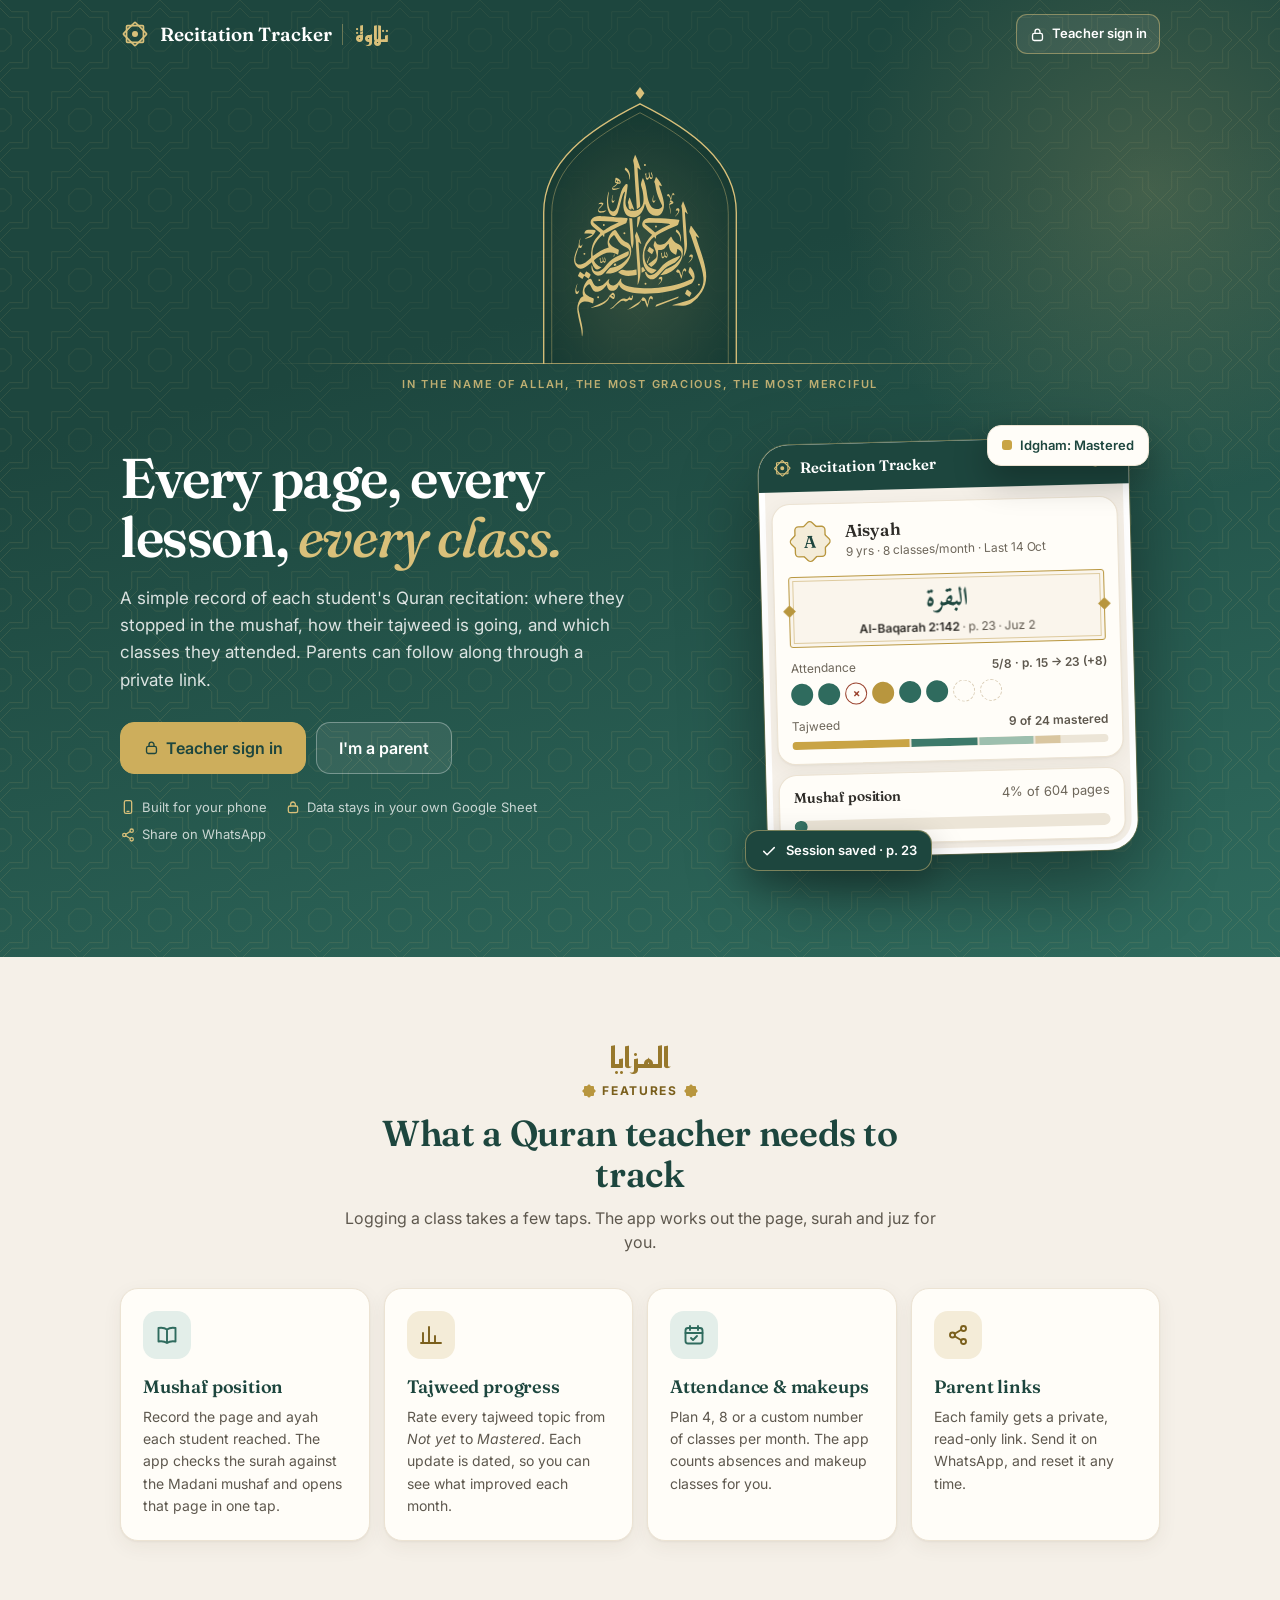
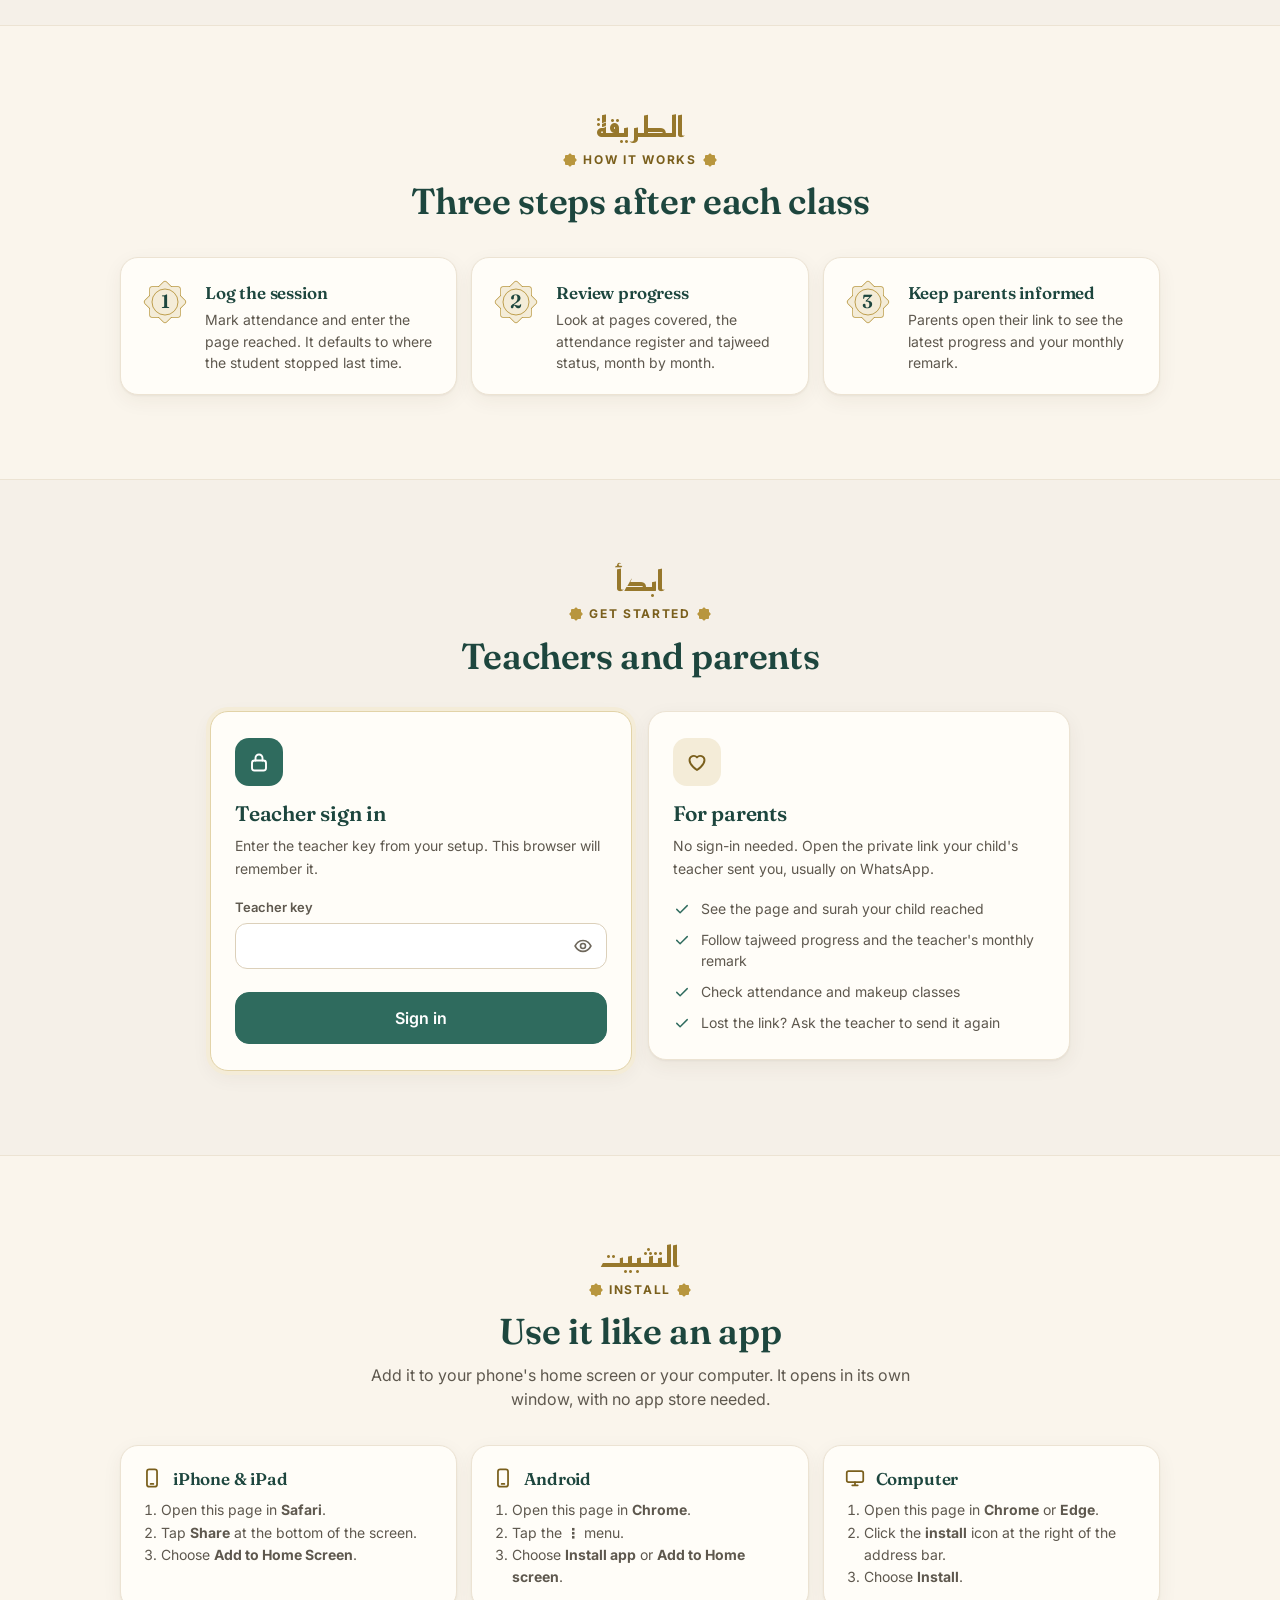
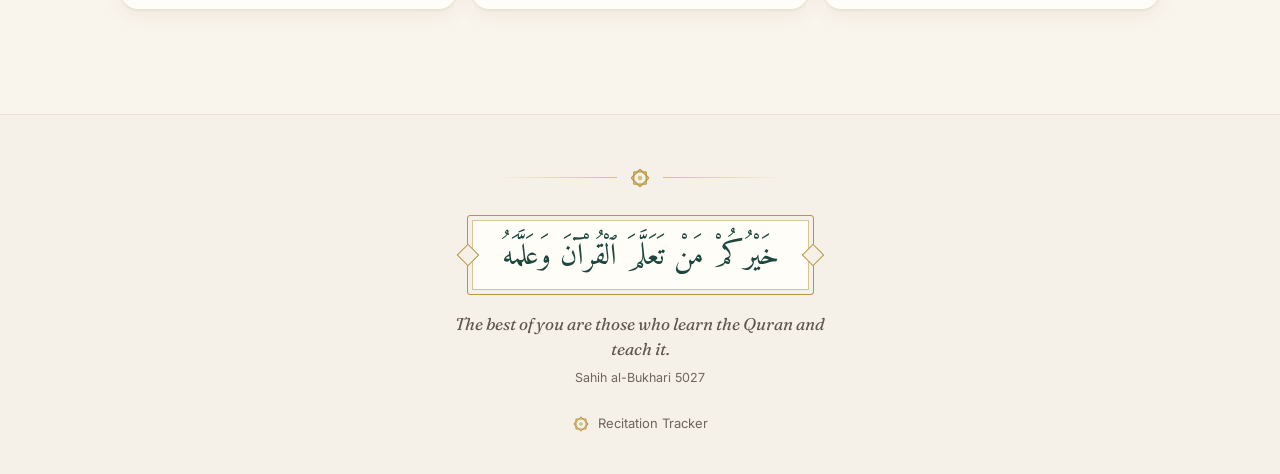
<file: docs/index.html>
<!DOCTYPE html>
<html lang="en">
<head>
<base target="_top">
<meta charset="utf-8">
<meta name="viewport" content="width=device-width, initial-scale=1, viewport-fit=cover">
<meta name="theme-color" content="#1D463E">
<meta name="apple-mobile-web-app-capable" content="yes">
<meta name="apple-mobile-web-app-status-bar-style" content="black-translucent">
<meta name="apple-mobile-web-app-title" content="Recitation">
<meta name="mobile-web-app-capable" content="yes">
<title>Recitation Tracker</title>
<link rel="manifest" href="manifest.webmanifest">
<link rel="icon" type="image/png" href="icons/favicon-64.png">
<link rel="apple-touch-icon" href="icons/apple-touch-icon.png">
<link rel="preconnect" href="https://fonts.googleapis.com">
<link rel="preconnect" href="https://fonts.gstatic.com" crossorigin>
<link href="https://fonts.googleapis.com/css2?family=Fraunces:opsz,wght@9..144,500;9..144,600&family=Inter:wght@400;500;600&family=Amiri:wght@400;700&family=Reem+Kufi:wght@500;600&display=swap" rel="stylesheet">
<style>
:root{
  --bg:#F5F0E8; --surface:#FFFDF8; --surface-2:#FAF5EC; --line:#ECE3D3; --line-2:#DCD0BA;
  --ink:#2D2B27; --ink-2:#5E584E; --ink-3:#6E675B;
  --teal-dk:#1D463E; --teal:#2F6B5E; --teal-2:#3D7A6B; --teal-soft:#E3EEE9; --sage:#7FA38F;
  --gold:#B8963E; --gold-lt:#D9C07A; --gold-btn:#CDAE5C; --gold-soft:#F4ECD8; --gold-ink:#7A5F1C;
  --absent:#9C4632; --absent-soft:#F6E4DE;
  --repl:#7A5F1C; --repl-soft:#F3EAD2;
  --ring:0 0 0 3px rgba(47,107,94,.35);
  --st0:#ECE5D7; --st1:#D9C6A0; --st2:#9DBFAE; --st3:#3D7A6B; --st4:#C9A445;
  --r:18px; --shadow:0 1px 2px rgba(60,48,25,.05),0 6px 20px rgba(60,48,25,.06);
  --serif:'Fraunces',Georgia,serif; --sans:'Inter',system-ui,-apple-system,'Segoe UI',Roboto,sans-serif; --ar:'Amiri','Traditional Arabic',serif; --kufi:'Reem Kufi','Amiri',serif;
  --app:480px; --tabbar:66px; --safe-b:env(safe-area-inset-bottom,0px);
  --lattice:var(--khatam);
  --khatam:url("data:image/svg+xml,%3Csvg xmlns='http://www.w3.org/2000/svg' width='80' height='80' viewBox='0 0 80 80'%3E%3Cpath d='M40.00 0.00L51.72 11.72L68.28 11.72L68.28 28.28L80.00 40.00L68.28 51.72L68.28 68.28L51.72 68.28L40.00 80.00L28.28 68.28L11.72 68.28L11.72 51.72L0.00 40.00L11.72 28.28L11.72 11.72L28.28 11.72ZM40.00 8.00L49.37 17.37L62.63 17.37L62.63 30.63L72.00 40.00L62.63 49.37L62.63 62.63L49.37 62.63L40.00 72.00L30.63 62.63L17.37 62.63L17.37 49.37L8.00 40.00L17.37 30.63L17.37 17.37L30.63 17.37ZM51.09 44.59L44.59 51.09L35.41 51.09L28.91 44.59L28.91 35.41L35.41 28.91L44.59 28.91L51.09 35.41Z' fill='none' stroke='%23D9C07A' stroke-width='1'/%3E%3C/svg%3E");
}
*{box-sizing:border-box;-webkit-tap-highlight-color:transparent}
html{background:var(--bg)}
body{margin:0;background:var(--bg);color:var(--ink);font:15px/1.5 var(--sans);-webkit-font-smoothing:antialiased}
button,input,select,textarea{font:inherit;color:inherit}
a{color:var(--teal)}
.hidden{display:none!important}
h1,h2,h3{font-family:var(--serif);font-weight:600;letter-spacing:-.01em;margin:0}
.muted{color:var(--ink-3)} .small{font-size:13px}
.ar{font-family:var(--ar);direction:rtl;unicode-bidi:isolate}
:focus{outline:none}
:focus-visible{outline:2px solid var(--teal);outline-offset:2px;border-radius:10px}
.appbar :focus-visible,.hero :focus-visible,.land-dark :focus-visible{outline-color:var(--gold-lt)}
@media (prefers-reduced-motion:reduce){*,*:before,*:after{animation-duration:.01ms!important;animation-iteration-count:1!important;transition-duration:.01ms!important;scroll-behavior:auto!important}}

/* App shell: phone-width column, centred on larger screens */
.shell{position:relative;max-width:var(--app);margin:0 auto;min-height:100vh;min-height:100dvh;background:var(--bg)}
.shell.has-tabbar{padding-bottom:calc(var(--tabbar) + var(--safe-b) + 24px)}
@media (min-width:521px){
  html,body{background:var(--teal-dk)}
  body:before{content:"";position:fixed;inset:0;background-image:var(--lattice);opacity:.08;pointer-events:none}
  .shell{box-shadow:0 0 0 1px rgba(0,0,0,.08),0 30px 80px rgba(0,0,0,.35)}
}

/* App bar + hero */
.appbar{position:sticky;top:0;z-index:20;display:flex;align-items:center;gap:10px;min-height:58px;padding:calc(env(safe-area-inset-top,0px) + 6px) 12px 6px 16px;background:var(--teal-dk);color:#fff}
.appbar .title{flex:1;min-width:0;font-family:var(--serif);font-size:18px;font-weight:600;white-space:nowrap;overflow:hidden;text-overflow:ellipsis}
.appbar .logo{display:grid;place-items:center;flex:none}
.appbar .ar{font-family:var(--kufi);font-weight:600;font-size:19px;color:var(--gold-lt);opacity:.95}
.abtn{width:40px;height:40px;border-radius:12px;border:0;background:rgba(255,255,255,.08);color:#fff;display:grid;place-items:center;cursor:pointer;flex:none}
.abtn:hover{background:rgba(255,255,255,.15)}
.abtn svg{width:22px;height:22px}
.hero{position:relative;overflow:hidden;background:linear-gradient(180deg,var(--teal-dk) 0%,var(--teal) 100%);color:#fff;padding:6px 16px 44px}
.hero:before{content:"";position:absolute;inset:0;background-image:var(--lattice);background-position:center top;opacity:.13;pointer-events:none}
.hero:after{content:"";position:absolute;left:50%;bottom:-120px;width:340px;height:240px;transform:translateX(-50%);border-radius:50%;background:radial-gradient(closest-side,rgba(217,192,122,.22),transparent);pointer-events:none}
.hero > *{position:relative;z-index:1}
.hero .eyebrow{font-family:var(--kufi);font-weight:600;font-size:21px;color:var(--gold-lt);line-height:1.4}
.hero .eyebrow.en{font-family:var(--sans);font-size:11px;letter-spacing:.14em;text-transform:uppercase;font-weight:600}
.hero h1{font-size:28px;line-height:1.15;margin-top:2px}
.hero .sub{font-size:13px;color:rgba(255,255,255,.78);margin-top:4px}
.hero .hrow{display:flex;align-items:flex-end;justify-content:space-between;gap:12px;flex-wrap:wrap}
.hero .acts{display:flex;gap:8px;flex-wrap:wrap;margin-top:16px}
.hero .btn{background:rgba(255,255,255,.1);border-color:rgba(255,255,255,.22);color:#fff}
.hero .btn:hover{background:rgba(255,255,255,.18);border-color:rgba(255,255,255,.4)}
.hero .btn-gold{background:var(--gold-btn);border-color:var(--gold-btn);color:var(--teal-dk)}
.hero .btn-gold:hover{background:var(--gold-lt);border-color:var(--gold-lt)}
.hero .greet{display:flex;flex-wrap:wrap;gap:4px 10px;align-items:baseline;font-size:12px;color:rgba(255,255,255,.75);margin-bottom:6px}
.hero .greet .ar{font-size:18px;color:var(--gold-lt)}
.hero .badge{background:rgba(255,255,255,.12);border-color:rgba(255,255,255,.25);color:#fff}
.who{display:flex;align-items:center;gap:14px}
.who .av{width:60px;height:60px}
.who .av b{font-size:22px}
.hstats{display:grid;grid-template-columns:1fr 1fr;gap:10px;margin-top:18px}
.hs{background:rgba(255,255,255,.08);border:1px solid rgba(217,192,122,.28);border-radius:16px;padding:11px 13px;backdrop-filter:blur(2px)}
.hs .lbl{font-size:11px;text-transform:uppercase;letter-spacing:.08em;color:rgba(255,255,255,.7);font-weight:600}
.hs .val{font-family:var(--serif);font-size:26px;font-weight:600;line-height:1.15;margin-top:2px;color:#fff}
.hs .sub{font-size:12px;color:var(--gold-lt);margin-top:1px}

/* Content sheet that overlaps the hero */
.content{position:relative;z-index:2;margin-top:-26px;background:var(--bg);border-radius:26px 26px 0 0;padding:20px 16px 8px;min-height:50vh}
.content:before{content:"";position:absolute;top:8px;left:50%;width:36px;height:4px;border-radius:4px;background:var(--line-2);transform:translateX(-50%)}

/* Avatar: eight-point star with the initial */
.av{position:relative;display:grid;place-items:center;width:46px;height:46px;flex:none}
.av svg{position:absolute;inset:0;width:100%;height:100%}
.av b{position:relative;font-family:var(--serif);font-weight:600;font-size:17px;color:var(--teal-dk)}

/* Bottom tab bar + floating log button */
.tabbar{position:fixed;left:50%;bottom:0;transform:translateX(-50%);width:100%;max-width:var(--app);z-index:30;display:flex;background:rgba(255,253,248,.96);backdrop-filter:blur(10px);border-top:1px solid var(--line);padding:6px 8px calc(6px + var(--safe-b));box-shadow:0 -6px 24px rgba(60,48,25,.06)}
.tabbar button{flex:1;display:flex;flex-direction:column;align-items:center;gap:2px;border:0;background:none;padding:6px 0 4px;color:var(--ink-3);font-size:11px;font-weight:600;cursor:pointer;position:relative}
.tabbar button svg{width:24px;height:24px}
.tabbar button.on{color:var(--teal)}
.tabbar button.on:before{content:"";position:absolute;top:-7px;left:50%;width:26px;height:3px;border-radius:0 0 3px 3px;background:var(--gold);transform:translateX(-50%)}
.tabbar .gap{flex:0 0 76px}
.fab{position:fixed;left:50%;bottom:calc(var(--safe-b) + 22px);transform:translateX(-50%);z-index:31;width:62px;height:62px;border-radius:50%;border:4px solid var(--bg);background:radial-gradient(circle at 30% 25%,#e6d08f,var(--gold-btn) 60%,#b8963e);color:var(--teal-dk);display:grid;place-items:center;cursor:pointer;box-shadow:0 8px 20px rgba(120,90,20,.35);transition:transform .15s}
.fab svg{width:28px;height:28px}
.fab:active{transform:translateX(-50%) scale(.95)}

/* Buttons */
.btn{display:inline-flex;align-items:center;justify-content:center;gap:6px;border:1px solid var(--line-2);background:var(--surface);padding:9px 15px;border-radius:12px;cursor:pointer;font-weight:600;font-size:14px;text-decoration:none;color:var(--ink);white-space:nowrap;min-height:42px;transition:background .15s,border-color .15s}
.btn:hover{border-color:var(--ink-3)}
.btn svg{width:17px;height:17px}
.btn-primary{background:var(--teal);border-color:var(--teal);color:#fff}
.btn-primary:hover{background:#285d52;border-color:#285d52}
.btn-gold{background:var(--gold-btn);border-color:var(--gold-btn);color:var(--teal-dk)}
.btn-gold:hover{background:var(--gold-lt);border-color:var(--gold-lt)}
.btn-ghost{background:none;border-color:transparent}
.btn-danger{color:var(--absent);border-color:#e3c4ba}
.btn-sm{padding:6px 12px;min-height:40px;font-size:13px;border-radius:11px}
.btn-lg{min-height:52px;padding:12px 22px;font-size:16px;border-radius:14px}
.btn-block{width:100%}
.btn[disabled]{opacity:.55;cursor:default}
.iconbtn{width:44px;height:44px;padding:0;border-radius:12px}
.btn-sm.iconbtn{width:40px;height:40px;min-height:40px}

/* Layout pieces */
.card{background:var(--surface);border:1px solid var(--line);border-radius:var(--r);box-shadow:var(--shadow)}
.pad{padding:16px}
.grid{display:grid;gap:12px}
.stack{display:flex;flex-direction:column;gap:12px}
.tiles{display:grid;gap:10px;grid-template-columns:1fr 1fr;margin-bottom:14px}
.tile{padding:13px 14px}
.tile .lbl{font-size:11px;text-transform:uppercase;letter-spacing:.07em;color:var(--ink-3);font-weight:600}
.tile .val{font-family:var(--serif);font-size:24px;font-weight:600;line-height:1.15;margin-top:3px;color:var(--teal-dk)}
.tile .sub{font-size:12px;color:var(--ink-2);margin-top:2px}
.section-title{display:flex;align-items:center;gap:10px;margin:22px 0 10px}
.section-title h2{font-size:17px}
.section-title .line{flex:1;height:1px;background:linear-gradient(90deg,var(--line-2),transparent)}
.orn{position:relative;width:10px;height:10px;flex:none}
.orn:before,.orn:after{content:"";position:absolute;inset:0;background:var(--gold);border-radius:1px}
.orn:after{transform:rotate(45deg)}

/* Month switcher (in hero) */
.monthbar{display:inline-flex;align-items:center;gap:2px;background:rgba(255,255,255,.1);border:1px solid rgba(217,192,122,.35);border-radius:999px;padding:3px}
.monthbar button{border:0;background:none;width:40px;height:40px;border-radius:50%;cursor:pointer;color:#fff;display:grid;place-items:center}
.monthbar button svg{width:20px;height:20px}
.monthbar button:hover:not([disabled]){background:rgba(255,255,255,.14)}
.monthbar button[disabled]{opacity:.3;cursor:default}
.monthbar .m{min-width:118px;text-align:center;font-weight:600;font-size:14px}

/* Student card */
.scard{padding:14px;cursor:pointer;transition:border-color .15s,transform .1s;display:flex;flex-direction:column;gap:12px}
.scard:hover{border-color:var(--sage)}
.scard:active{transform:scale(.99)}
.scard .row{display:flex;align-items:center;gap:12px}
.scard .nm{font-family:var(--serif);font-size:17px;font-weight:600;line-height:1.25}
.scard .meta{font-size:12px;color:var(--ink-3);margin-top:1px}
.scard .stop{display:flex;align-items:center;justify-content:space-between;gap:10px;background:var(--surface-2);border:1px solid var(--line);border-radius:12px;padding:8px 12px;font-size:13px;color:var(--ink-2)}
.scard .stop b{color:var(--ink);font-weight:600}
.scard .stop > span:first-child{min-width:0}
.scard .stop .ar{font-size:19px;color:var(--teal);line-height:1;white-space:nowrap;flex:none}
.scard .lbl{display:flex;justify-content:space-between;font-size:12px;color:var(--ink-3);margin-bottom:6px}
.scard .lbl b{color:var(--ink-2);font-weight:600}
.badge{display:inline-flex;align-items:center;gap:4px;font-size:11px;font-weight:600;padding:2px 8px;border-radius:999px;background:var(--surface-2);border:1px solid var(--line);color:var(--ink-2);white-space:nowrap}
.badge.off{background:#f1ece2;color:var(--ink-3)}
.badge.plan{background:var(--teal-soft);border-color:#cfe0d8;color:var(--teal)}
.badge.done{background:var(--gold-soft);border-color:#e7d7aa;color:#6d5620}
.badge.warn{background:var(--absent-soft);border-color:#e9c9be;color:var(--absent)}
.search{position:relative;margin-bottom:12px}
.search svg{position:absolute;left:13px;top:50%;width:18px;height:18px;transform:translateY(-50%);color:var(--ink-3);pointer-events:none}
.search input.i{padding-left:42px}
.onboard{padding:22px 18px;text-align:center}
.onboard h3{font-size:19px;margin:10px 0 4px;color:var(--teal-dk)}
.onboard ol{text-align:left;margin:16px 0 18px;padding:0;list-style:none;counter-reset:s;display:flex;flex-direction:column;gap:10px}
.onboard li{counter-increment:s;display:flex;gap:10px;align-items:flex-start;font-size:14px;color:var(--ink-2)}
.onboard li:before{content:counter(s);flex:none;width:24px;height:24px;border-radius:50%;background:var(--gold-soft);border:1px solid #e7d7aa;color:var(--gold-ink);font-weight:700;font-size:12px;display:grid;place-items:center}

/* Attendance dots & chips */
.dots{display:flex;gap:5px;flex-wrap:wrap}
.dot{width:22px;height:22px;border-radius:50%;border:1.5px dashed var(--line-2);display:grid;place-items:center;font-size:11px;font-weight:700;color:#fff}
.dot.P{background:var(--teal);border:0}
.dot.R{background:var(--gold);border:0}
.dot.A{background:var(--surface);border:1.5px solid var(--absent);color:var(--absent)}
.chip{display:inline-flex;align-items:center;gap:5px;font-size:12px;font-weight:600;padding:3px 9px;border-radius:999px;white-space:nowrap}
.chip.Present{background:var(--teal-soft);color:var(--teal)}
.chip.Absent{background:var(--absent-soft);color:var(--absent)}
.chip.Replacement{background:var(--repl-soft);color:var(--repl)}
.chip:before{content:"";width:7px;height:7px;border-radius:50%;background:currentColor}

/* Tajweed status */
.sbar{display:flex;height:8px;border-radius:999px;overflow:hidden;background:var(--st0);gap:2px}
.sbar i{display:block;height:100%}
.st{display:inline-flex;align-items:center;gap:5px;font-size:12px;font-weight:600;padding:3px 10px 3px 7px;border-radius:999px;white-space:nowrap;border:1px solid var(--line-2);background:var(--surface);color:var(--ink-2)}
.st svg{width:15px;height:15px;flex:none}
.st.s0{color:var(--ink-3);border-style:dashed}
.st.s4{background:var(--gold-soft);border-color:#e2cf98;color:var(--gold-ink)}
.legend{display:flex;gap:8px 14px;flex-wrap:wrap;font-size:12px;color:var(--ink-2)}
.legend span{display:inline-flex;align-items:center;gap:6px}
.legend i{width:11px;height:11px;border-radius:3px;display:inline-block}

/* Segmented tabs */
.tabs{position:sticky;top:var(--stick,58px);z-index:10;display:flex;gap:4px;padding:4px;margin:16px 0;background:var(--surface-2);border:1px solid var(--line);border-radius:14px;box-shadow:0 4px 12px rgba(245,240,232,.9)}
.tabs button{flex:1;background:none;border:0;padding:9px 6px;font-weight:600;font-size:14px;color:var(--ink-3);cursor:pointer;border-radius:10px;white-space:nowrap}
.tabs button.on{background:var(--teal);color:#fff;box-shadow:0 2px 6px rgba(47,107,94,.3)}

/* Lists & tables */
.list{display:flex;flex-direction:column;overflow:hidden}
.li{display:grid;grid-template-columns:52px 1fr auto;gap:12px;align-items:center;padding:12px 14px;border-top:1px solid var(--line)}
.li:first-child{border-top:0}
.dblk{width:52px;text-align:center;border-radius:12px;background:var(--gold-soft);border:1px solid #eadcb4;padding:5px 0 4px;line-height:1.1}
.dblk b{display:block;font-family:var(--serif);font-size:20px;color:var(--teal-dk)}
.dblk small{display:block;font-size:10px;font-weight:600;text-transform:uppercase;letter-spacing:.06em;color:#7a6326}
.li .body{min-width:0;display:flex;flex-direction:column;align-items:flex-start;gap:3px}
.li .body .muted{font-size:12px}
.li .notes{font-size:13px;color:var(--ink-2);overflow-wrap:anywhere}
.empty{padding:28px 16px;text-align:center;color:var(--ink-3)}
table.t{width:100%;border-collapse:collapse;font-size:14px}
table.t th{font-size:11px;text-transform:uppercase;letter-spacing:.05em;color:var(--ink-3);text-align:left;font-weight:600;padding:10px 12px;border-bottom:1px solid var(--line);white-space:nowrap}
table.t td{padding:10px 12px;border-bottom:1px solid var(--line)}
table.t tr:last-child td{border-bottom:0}
.num{text-align:right;font-variant-numeric:tabular-nums}
.scroll-x{overflow-x:auto}
.srow{display:flex;align-items:center;gap:12px;padding:12px 14px;border-top:1px solid var(--line)}
.srow:first-child{border-top:0}
.srow .grow{flex:1;min-width:0}
.srow .grow b{display:block;overflow:hidden;text-overflow:ellipsis;white-space:nowrap}
.srow .acts{display:flex;gap:6px}

/* Tajweed groups */
.tgroup{margin-bottom:12px;overflow:hidden}
.tgroup-h{display:flex;align-items:center;gap:10px;padding:12px 14px;background:linear-gradient(90deg,var(--gold-soft),var(--surface-2));border-bottom:1px solid var(--line)}
.tgroup-h h3{font-size:15px;margin-right:auto}
.tgroup-h h3 .ar{display:inline-block;font-family:var(--kufi);font-weight:600;font-size:16px;color:var(--gold-ink);margin-left:8px}
.tgroup-h .cnt{font-size:12px;font-weight:600;color:var(--ink-3);white-space:nowrap}
.tgroup-h > svg{width:18px;height:18px;flex:none;color:var(--ink-3);transition:transform .15s}
details.tgroup > summary{list-style:none;cursor:pointer}
details.tgroup > summary::-webkit-details-marker{display:none}
details.tgroup[open] > summary > svg{transform:rotate(90deg)}
details.tgroup:not([open]) > summary{border-bottom:0}
.tsub{padding:6px 14px;background:var(--surface-2);font-size:12px;font-weight:600;color:#6d5620;border-bottom:1px solid var(--line)}
.tsub .ar{display:inline-block;font-size:14px;font-weight:700;margin-left:8px}
.trow{display:grid;grid-template-columns:1fr auto;gap:4px 10px;align-items:center;padding:11px 14px;border-bottom:1px solid var(--line)}
.trow:last-child{border-bottom:0}
.trow .tn{font-weight:500;font-size:14px}
.trow .tn .n{display:inline-block;width:22px;color:var(--ink-3);font-variant-numeric:tabular-nums}
.trow .tn .ar{display:inline-block;font-size:17px;font-weight:700;color:var(--teal);margin-left:6px;white-space:nowrap}
.trow .tx{grid-column:1 / -1;font-size:12.5px;line-height:1.45;color:var(--ink-3);padding-left:22px;margin-top:-2px}
.trow .tx .ar{font-size:15px;color:var(--ink-2);white-space:nowrap}
.trow .rem{grid-column:1 / -1;font-size:13px;color:var(--ink-2);overflow-wrap:anywhere;padding-left:22px}
.trow .rem small{display:block;color:var(--ink-3);font-size:11px}
.trow.changed{background:#fbf6e8}
.trow.edit{grid-template-columns:1fr;gap:8px}
.trow.edit input{width:100%}
.seg{display:flex;flex-wrap:wrap;gap:5px}
.seg button{flex:1;border:1px solid var(--line-2);background:var(--surface);border-radius:9px;padding:6px 6px;font-size:12px;font-weight:600;cursor:pointer;color:var(--ink-2)}
.seg button.on.s1{background:var(--st1);border-color:var(--st1);color:#4a3d22}
.seg button.on.s2{background:var(--st2);border-color:var(--st2);color:#15332b}
.seg button.on.s3{background:var(--st3);border-color:var(--st3);color:#fff}
.seg button.on.s4{background:var(--st4);border-color:var(--st4);color:var(--teal-dk)}
.editbar{position:sticky;top:calc(var(--stick,58px) + 6px);z-index:11;display:flex;gap:8px;align-items:center;flex-wrap:wrap;padding:10px 12px;margin-bottom:12px;background:#fffaf0;border:1px solid #e7d7aa;border-radius:14px;box-shadow:var(--shadow)}
.editbar .grow{flex:1}

/* Forms */
label.f,div.f{display:block;font-size:13px;font-weight:600;color:var(--ink-2);margin-bottom:12px}
label.f > span,div.f > span{display:block;margin-bottom:5px}
input.i,select.i,textarea.i{width:100%;border:1px solid var(--line-2);background:#fff;border-radius:12px;padding:10px 12px;min-height:46px;font-weight:400;color:var(--ink);font-size:16px}
textarea.i{min-height:76px;resize:vertical}
input.i:focus,select.i:focus,textarea.i:focus{outline:2px solid var(--sage);outline-offset:0;border-color:var(--sage)}
.frow{display:grid;gap:10px;grid-template-columns:1fr 1fr}
.radios{display:flex;gap:6px;flex-wrap:wrap}
.radios label{flex:1;min-width:88px}
.radios input{position:absolute;opacity:0;pointer-events:none}
.radios span{display:block;text-align:center;padding:10px 8px;border:1px solid var(--line-2);border-radius:12px;cursor:pointer;font-weight:600;background:#fff;color:var(--ink-2)}
.radios input:checked + span.Present{background:var(--teal);border-color:var(--teal);color:#fff}
.radios input:checked + span.Absent{background:var(--absent);border-color:var(--absent);color:#fff}
.radios input:checked + span.Replacement{background:var(--gold-btn);border-color:var(--gold-btn);color:var(--teal-dk)}
.radios input:checked + span.opt{background:var(--teal);border-color:var(--teal);color:#fff}
.radios input:focus-visible + span{outline:2px solid var(--sage)}
.mstrip{display:flex;gap:6px;overflow-x:auto;padding:4px 0 8px;margin:0 -16px 8px;padding-left:16px;padding-right:16px;scrollbar-width:none}
.mstrip::-webkit-scrollbar{display:none}
.mchip{border:1px solid var(--line-2);background:var(--surface);border-radius:999px;padding:7px 13px;font-weight:600;font-size:13px;white-space:nowrap;cursor:pointer;color:var(--ink-2);flex:none}
.mchip:hover{border-color:var(--sage)}
.mchip.on{background:var(--teal);border-color:var(--teal);color:#fff}
.mchip.ghost{border-style:dashed;color:var(--ink-3)}
.mchip.add{border-style:dashed;color:var(--teal);background:none}
.mchip .ck{color:var(--gold-ink);margin-left:4px}
.mchip.on .ck{color:#f3dc95}
.monthcard{position:relative;overflow:hidden;padding:16px}
.monthcard:before{content:"";position:absolute;right:-60px;top:-60px;width:180px;height:180px;background:radial-gradient(closest-side,rgba(217,192,122,.28),transparent);pointer-events:none}
.monthcard > *{position:relative}
.monthcard .mh{display:flex;align-items:center;gap:8px;flex-wrap:wrap}
.monthcard .mh h2{font-size:20px;margin-right:auto}
.monthcard .mbtns{display:flex;gap:8px;margin-top:12px;flex-wrap:wrap}
.mfacts{display:grid;grid-template-columns:repeat(3,1fr);gap:8px;margin-top:12px}
.mfacts > div{background:var(--surface-2);border:1px solid var(--line);border-radius:12px;padding:8px 10px}
.mfacts small{display:block;font-size:10px;text-transform:uppercase;letter-spacing:.07em;color:var(--ink-3);font-weight:600}
.mfacts b{font-family:var(--serif);font-size:16px;color:var(--teal-dk)}
.mref{margin-top:8px;font-size:12px;color:var(--ink-3)}
.mfacts b.ar{font-family:var(--ar);font-size:18px;line-height:1.2}
.mremark{margin-top:12px;padding:10px 12px;border-left:3px solid var(--gold);background:var(--gold-soft);border-radius:0 12px 12px 0;font-size:14px;white-space:pre-wrap;overflow-wrap:anywhere}
.pgrange{font-weight:600;font-size:14px}
.pgrange .adv{color:var(--teal);font-weight:600;font-size:12px;margin-left:4px}
.stepper{display:flex;gap:6px}
.stepper input{text-align:center;font-weight:600;font-size:17px;min-width:0}
.stepper .btn{flex:none}
.hint{font-size:13px;color:var(--ink-2);background:var(--surface-2);border:1px solid var(--line);border-radius:12px;padding:9px 12px;margin:-4px 0 12px}
.hint.warn{background:#fff6e5;border-color:#ecd8a8;color:#6d5620}
.hint button{margin-left:6px}
.err{color:var(--absent);font-size:13px;margin:4px 0 10px;min-height:1px}

/* Bottom sheet */
.modal{position:fixed;inset:0;background:rgba(20,32,28,.45);display:flex;align-items:flex-end;justify-content:center;z-index:50;animation:fade .15s ease-out}
.sheet{position:relative;background:var(--surface);border-radius:24px 24px 0 0;width:100%;max-width:var(--app);max-height:92vh;max-height:92dvh;overflow:auto;box-shadow:0 -10px 40px rgba(0,0,0,.25);padding-bottom:var(--safe-b);animation:up .22s cubic-bezier(.2,.8,.2,1)}
.sheet:before{content:"";display:block;width:40px;height:4px;border-radius:4px;background:var(--line-2);margin:10px auto 0}
.sheet-h{display:flex;align-items:center;justify-content:space-between;gap:10px;padding:10px 18px 6px}
.sheet-h h2{font-size:20px}
.sheet-b{padding:10px 18px 4px}
.sheet-f{position:sticky;bottom:0;display:flex;gap:8px;justify-content:flex-end;padding:12px 18px 16px;flex-wrap:wrap;background:var(--surface);border-top:1px solid var(--line)}
.sheet-f .left{margin-right:auto}
@keyframes up{from{transform:translateY(40px);opacity:.6}to{transform:none;opacity:1}}
@keyframes fade{from{opacity:0}to{opacity:1}}

/* Progress rail */
.rail{position:relative;height:12px;border-radius:999px;background:var(--st0);overflow:hidden;margin:12px 0 6px}
.rail .fill{position:absolute;inset:0 auto 0 0;background:linear-gradient(90deg,var(--teal-2),var(--teal));border-radius:999px}
.rail .tick{position:absolute;top:0;bottom:0;width:2px;background:var(--surface)}
.railscale{position:relative;height:16px;font-size:11px;color:var(--ink-3)}
.railscale span{position:absolute;top:0;white-space:nowrap}
.railscale span:last-child{transform:translateX(-30%)}
.cardh{display:flex;justify-content:space-between;align-items:center;gap:10px;flex-wrap:wrap}
.cardh h3{font-size:16px}

/* Chart */
.chart{position:relative;margin-top:8px}
.chart svg{display:block;width:100%}
.tip{position:absolute;pointer-events:none;background:var(--ink);color:#fff;font-size:12px;padding:6px 9px;border-radius:8px;white-space:nowrap;transform:translate(-50%,-115%);opacity:0;transition:opacity .1s}

/* Attendance slots */
.slots{display:grid;grid-template-columns:repeat(auto-fill,minmax(128px,1fr));gap:10px}
.slot{border:1px solid var(--line);border-radius:14px;padding:10px 12px;background:var(--surface)}
.slot .k{font-size:11px;color:var(--ink-3);font-weight:600;text-transform:uppercase;letter-spacing:.05em}
.slot .v{font-weight:600;margin:3px 0 5px;font-size:14px}
.slot.emptyslot{border-style:dashed;background:transparent}
.slot.click{cursor:pointer}
.slot.click:hover{border-color:var(--sage)}

/* Register */
.reg td,.reg th{text-align:center}
.reg td:first-child,.reg th:first-child{text-align:left;position:sticky;left:0;background:var(--surface);z-index:1}
.cellbtn{width:38px;height:38px;border-radius:10px;border:1px dashed var(--line-2);background:none;cursor:pointer;font-weight:700;font-size:12px;color:var(--ink-3)}
.cellbtn.P{background:var(--teal);color:#fff;border:0}
.cellbtn.R{background:var(--gold-btn);color:var(--teal-dk);border:0}
.cellbtn.A{background:var(--absent-soft);color:var(--absent);border:1px solid #e3c4ba}

/* Misc */
.toast{position:fixed;left:50%;bottom:calc(var(--tabbar) + var(--safe-b) + 28px);transform:translateX(-50%);background:var(--teal-dk);color:#fff;padding:11px 18px;border-radius:14px;font-size:14px;z-index:60;box-shadow:0 8px 30px rgba(0,0,0,.25);max-width:calc(min(100%,var(--app)) - 32px);border:1px solid rgba(217,192,122,.4);animation:up .2s ease-out}
.toast.bad{background:var(--absent)}
.busybar{position:fixed;top:0;left:0;right:0;height:3px;z-index:70;overflow:hidden}
.busybar:before{content:"";position:absolute;inset:0;width:40%;background:var(--gold-lt);animation:bb 1s infinite ease-in-out}
@keyframes bb{0%{transform:translateX(-100%)}100%{transform:translateX(260%)}}
.center{position:relative;min-height:100vh;min-height:100dvh;display:grid;place-items:center;padding:24px 20px;background:linear-gradient(180deg,var(--teal-dk),var(--teal));overflow:hidden}
.center:before{content:"";position:absolute;inset:0;background-image:var(--khatam);background-position:center;opacity:.11}
.signin{position:relative;max-width:360px;width:100%;padding:56px 26px 28px;text-align:center;border-radius:180px 180px 24px 24px;border:1px solid rgba(217,192,122,.6)}
.signin:before{content:"";position:absolute;inset:7px;border:1px solid var(--gold-lt);border-radius:173px 173px 18px 18px;pointer-events:none;opacity:.7}
.signin > *{position:relative}
.signin .ar{display:block;font-family:var(--kufi);font-weight:600;font-size:26px;color:var(--gold);margin:14px 0 2px}
.signin .basm{display:block;width:84px;height:auto;margin:-22px auto 0;color:var(--gold)}
.signin h1{font-size:24px;margin:0 0 6px;color:var(--teal-dk)}
.signin .spin{width:34px;height:34px;margin:6px auto 0;animation:spin 3s linear infinite}
.signin .spin svg{display:block}
@keyframes spin{to{transform:rotate(360deg)}}

/* Landing page */
.land{position:relative;background:var(--bg);min-height:100vh}
.lwrap{max-width:1080px;margin:0 auto;padding:0 20px}
.land-dark{position:relative;background:linear-gradient(165deg,var(--teal-dk) 0%,var(--teal-dk) 35%,var(--teal) 100%);color:#fff;overflow:hidden}
.land-dark:before{content:"";position:absolute;inset:0;background-image:var(--khatam);background-position:center top;opacity:.12;pointer-events:none;-webkit-mask-image:radial-gradient(ellipse 60% 55% at 50% 22%,rgba(0,0,0,.25),#000);mask-image:radial-gradient(ellipse 60% 55% at 50% 22%,rgba(0,0,0,.25),#000)}
.land-dark:after{content:"";position:absolute;right:-180px;top:-120px;width:620px;height:620px;border-radius:50%;background:radial-gradient(closest-side,rgba(217,192,122,.2),transparent);pointer-events:none}
.land-dark > *{position:relative;z-index:1}
.lnav .lwrap{display:flex;align-items:center;gap:10px;min-height:68px;padding-top:env(safe-area-inset-top,0px)}
.lbrand{display:flex;align-items:center;gap:10px;font-family:var(--serif);font-size:19px;font-weight:600;margin-right:auto;white-space:nowrap}
.lbrand .wm{font-family:var(--kufi);font-weight:600;font-size:21px;line-height:1;color:var(--gold-lt);padding-left:12px;border-left:1px solid rgba(217,192,122,.4)}
/* Opening: Thuluth basmala (public-domain artwork by Abdelghani Azzi, Wikimedia Commons Basmalah-1wm.svg) in a mihrab niche */
.opening{display:flex;align-items:flex-end;justify-content:center;padding-top:18px}
.opening .rule{flex:1;max-width:260px;height:1px;background:linear-gradient(90deg,transparent,rgba(217,192,122,.8))}
.opening .rule.r{transform:scaleX(-1)}
.niche{display:block;flex:none;width:clamp(150px,38vw,214px);height:auto;color:var(--gold-lt);animation:rise .9s cubic-bezier(.2,.8,.2,1) both}
.niche-tr{text-align:center;margin:12px 0 0;font-size:11px;font-weight:600;letter-spacing:.16em;text-transform:uppercase;color:rgba(217,192,122,.85)}
@keyframes rise{from{opacity:0;transform:translateY(8px)}to{opacity:1;transform:none}}
.lnav .btn{background:rgba(255,255,255,.08);border-color:rgba(217,192,122,.5);color:#fff}
.lnav .btn:hover{background:rgba(255,255,255,.16)}
.lhero{display:grid;gap:44px;align-items:center;padding-top:36px;padding-bottom:72px}
.lhero h1{font-size:clamp(36px,7vw,56px);line-height:1.05;letter-spacing:-.025em;margin:0 0 18px;max-width:14ch}
.lhero h1 em{font-style:italic;font-weight:500;color:var(--gold-lt)}
.lead{font-size:17px;line-height:1.6;color:rgba(255,255,255,.84);max-width:46ch;margin:0}
.lctas{display:flex;gap:10px;flex-wrap:wrap;margin-top:28px}
.btn-glass{background:rgba(255,255,255,.08);border-color:rgba(255,255,255,.32);color:#fff}
.btn-glass:hover{background:rgba(255,255,255,.16);border-color:rgba(255,255,255,.55)}
.ltrust{display:flex;flex-wrap:wrap;gap:8px 18px;margin-top:24px;font-size:13px;color:rgba(255,255,255,.75)}
.ltrust span{display:inline-flex;align-items:center;gap:6px}
.ltrust svg{width:16px;height:16px;color:var(--gold-lt)}
.lprev{position:relative;width:100%;max-width:370px;justify-self:center}
.lprev .frame{background:var(--bg);border-radius:30px;padding:12px;color:var(--ink);box-shadow:0 30px 80px rgba(0,0,0,.4),0 0 0 1px rgba(217,192,122,.45),inset 0 0 0 6px #fff;transform:rotate(-1.5deg)}
.lprev .pvbar{display:flex;align-items:center;gap:8px;padding:12px 14px;margin:-12px -12px 12px;border-radius:30px 30px 0 0;background:var(--teal-dk);color:#fff;font-family:var(--serif);font-weight:600;font-size:15px}
.lprev .pvbar .ar{margin-left:auto;color:var(--gold-lt);font-size:15px}
.lprev .scard{cursor:default;margin-bottom:10px}
.lprev .scard:hover{border-color:var(--line)}
.lprev .float{position:absolute;display:flex;align-items:center;gap:8px;padding:10px 14px;border-radius:14px;font-size:13px;font-weight:600;box-shadow:0 14px 34px rgba(0,0,0,.28)}
.lprev .float svg{width:18px;height:18px}
.lprev .f1{left:-18px;bottom:-18px;background:var(--teal-dk);color:#fff;border:1px solid rgba(217,192,122,.5)}
.lprev .f2{right:-16px;top:-16px;background:var(--surface);color:var(--teal-dk);border:1px solid var(--line)}
.lprev .f2 i{width:10px;height:10px;border-radius:3px;background:var(--st4)}
.lsec{padding:64px 0}
.lsec.alt{background:var(--surface-2);border-top:1px solid var(--line);border-bottom:1px solid var(--line)}
.lhead{text-align:center;max-width:600px;margin:0 auto 34px}
.kicker-ar{display:block;font-family:var(--kufi);font-weight:600;font-size:28px;line-height:1.25;color:#97782C;margin-bottom:4px}
.kicker{display:inline-flex;align-items:center;gap:8px;font-size:12px;letter-spacing:.14em;text-transform:uppercase;font-weight:700;color:var(--gold-ink)}
.lhead h2{font-size:clamp(26px,4.4vw,36px);line-height:1.15;margin:10px 0 10px;color:var(--teal-dk)}
.lhead p{color:var(--ink-2);margin:0;font-size:16px}
.fgrid{display:grid;gap:14px;grid-template-columns:repeat(auto-fit,minmax(230px,1fr))}
.feat{padding:22px;transition:border-color .2s,transform .2s}
.feat:hover{border-color:#e2d3a8;transform:translateY(-2px)}
.feat .fi{width:48px;height:48px;border-radius:14px;background:var(--teal-soft);color:var(--teal);display:grid;place-items:center;margin-bottom:14px}
.feat .fi svg{width:24px;height:24px}
.feat:nth-child(even) .fi{background:var(--gold-soft);color:var(--gold-ink)}
.feat h3{font-size:18px;margin-bottom:6px;color:var(--teal-dk)}
.feat p{margin:0;color:var(--ink-2);font-size:14px;line-height:1.6}
.steps{display:grid;gap:14px;grid-template-columns:repeat(auto-fit,minmax(220px,1fr))}
.step{display:flex;gap:16px;align-items:flex-start;padding:20px}
.step .n{position:relative;flex:none;width:48px;height:48px;display:grid;place-items:center;font-family:var(--serif);font-size:19px;font-weight:600;color:var(--teal-dk)}
.step .n svg{position:absolute;inset:0;width:100%;height:100%}
.step .n b{position:relative;font-weight:600}
.step h3{font-size:17px;margin:2px 0 4px;color:var(--teal-dk)}
.step p{margin:0;font-size:14px;color:var(--ink-2);line-height:1.55}
.access{display:grid;gap:16px;grid-template-columns:repeat(auto-fit,minmax(290px,1fr));align-items:start;max-width:860px;margin:0 auto}
.acard{padding:26px 24px}
.acard h3{font-size:21px;color:var(--teal-dk);margin:12px 0 6px}
.acard > p{margin:0 0 18px;color:var(--ink-2);font-size:14px;line-height:1.6}
.acard .fi{width:48px;height:48px;border-radius:14px;display:grid;place-items:center;background:var(--teal);color:#fff}
.acard .fi svg{width:24px;height:24px}
.acard.parent .fi{background:var(--gold-soft);color:var(--gold-ink)}
.acard.key{border-color:#e2d3a8;box-shadow:0 0 0 4px var(--gold-soft),var(--shadow)}
.acard ul{margin:0;padding:0;list-style:none;display:flex;flex-direction:column;gap:10px}
.acard li{display:flex;gap:10px;font-size:14px;color:var(--ink-2)}
.acard li svg{flex:none;width:18px;height:18px;margin-top:2px;color:var(--teal)}
.pw{position:relative}
.pw input{padding-right:52px}
.pw button{position:absolute;right:2px;top:50%;transform:translateY(-50%);width:44px;height:44px;border:0;background:none;color:var(--ink-3);cursor:pointer;display:grid;place-items:center;border-radius:10px}
.pw button svg{width:20px;height:20px}
.lfoot{padding:52px 0 calc(40px + var(--safe-b));text-align:center;color:var(--ink-2)}
.lfoot .orn-rule{display:flex;align-items:center;justify-content:center;gap:12px;margin-bottom:26px;color:var(--gold)}
.lfoot .orn-rule:before,.lfoot .orn-rule:after{content:"";width:min(120px,22vw);height:1px;background:linear-gradient(90deg,transparent,var(--gold-lt))}
.lfoot .orn-rule:after{transform:scaleX(-1)}
.cartouche{position:relative;display:inline-block;max-width:100%;padding:14px 34px 10px;border:1px solid var(--gold);border-radius:3px;box-shadow:inset 0 0 0 4px var(--bg),inset 0 0 0 5px rgba(184,150,62,.55);background:var(--surface)}
.cartouche:before,.cartouche:after{content:"";position:absolute;top:50%;width:14px;height:14px;background:var(--bg);border:1px solid var(--gold);transform:translateY(-50%) rotate(45deg)}
.cartouche:before{left:-8px}
.cartouche:after{right:-8px}
.lfoot .ar{display:block;font-size:clamp(23px,6vw,30px);line-height:1.8;color:var(--teal-dk)}
.lfoot q{display:block;font-family:var(--serif);font-style:italic;font-size:17px;margin:16px auto 4px;max-width:36ch;quotes:none}
.lfoot small{color:var(--ink-3)}
.lfoot .brandline{display:flex;align-items:center;justify-content:center;gap:8px;margin-top:26px;font-size:13px;color:var(--ink-3)}
@media (min-width:900px){
  .lhero{grid-template-columns:1.15fr .85fr;padding-top:48px;padding-bottom:104px}
  .lsec{padding:84px 0}
}
@media (max-width:520px){
  .lnav .btn span{display:none}
  .lnav .btn{width:44px;padding:0}
  .lctas .btn{flex:1}
  .lprev .f1{left:-2px}
  .lprev .f2{right:-2px}
}
.linkbox{display:flex;gap:6px}
.linkbox input{font-size:13px}
.kv{display:flex;justify-content:space-between;gap:12px;padding:8px 0;border-bottom:1px solid var(--line);font-size:14px}
.kv:last-child{border-bottom:0}
.changes li{margin:3px 0;font-size:13px}
.foot{display:flex;align-items:center;justify-content:center;gap:8px;text-align:center;color:var(--ink-3);font-size:12px;margin:28px 0 12px}

/* Surah frame: the surah-heading cartouche of the mushaf */
.sframe{position:relative;display:block;text-align:center;padding:5px 24px 8px;border:1px solid var(--gold);border-radius:3px;outline:1px solid rgba(184,150,62,.45);outline-offset:-5px;background:var(--surface-2)}
.sframe:before,.sframe:after{content:"";position:absolute;top:50%;width:9px;height:9px;margin-top:-5px;background:var(--gold);transform:rotate(45deg)}
.sframe:before{left:-5px}
.sframe:after{right:-5px}
.sframe .ar{display:block;font-family:var(--ar);font-weight:700;font-size:25px;line-height:1.6;color:var(--teal-dk)}
.sframe .sfm{display:block;font-size:12px;line-height:1.35;color:var(--ink-2)}
.sframe .sfm b{color:var(--ink);font-weight:600}
.sframe.none{border-style:dashed;border-color:var(--line-2);outline:0;padding:12px;font-size:13px;color:var(--ink-3)}
.sframe.none:before,.sframe.none:after{display:none}
.hpos{display:flex;align-items:center;gap:10px 14px;flex-wrap:wrap;margin-top:16px}
.hpos .sframe{flex:1 1 240px;max-width:440px;background:rgba(255,255,255,.06);border-color:var(--gold-lt);outline-color:rgba(217,192,122,.4)}
.hpos .sframe:before,.hpos .sframe:after{background:var(--gold-lt)}
.hpos .sframe .ar{font-size:34px;color:var(--gold-lt)}
.hpos .sframe .sfm{color:rgba(255,255,255,.82)}
.hpos .sframe .sfm b{color:#fff}

/* Reading journey */
.stages{display:flex;gap:6px;flex-wrap:wrap;margin-top:12px}
.stage{display:inline-flex;align-items:center;font-size:12px;font-weight:600;padding:5px 11px;border-radius:999px;border:1px solid var(--line-2);background:var(--surface);color:var(--ink-3)}
.stage.done{background:var(--gold-soft);border-color:#e7d7aa;color:var(--gold-ink)}
.stage.cur{background:var(--teal);border-color:var(--teal);color:#fff}
.juzgrid{display:grid;grid-template-columns:repeat(10,1fr);gap:5px;margin-top:12px}
.juzgrid span{display:grid;place-items:center;aspect-ratio:1;border-radius:8px;font-size:12px;font-weight:600;color:var(--ink-3);background:var(--surface-2);border:1px solid var(--line)}
.juzgrid span.done{background:var(--teal);border-color:var(--teal);color:#fff}
.juzgrid span.cur{background:var(--gold-soft);border:2px solid var(--gold);color:var(--gold-ink)}
.sgridja{display:grid;grid-template-columns:repeat(auto-fill,minmax(60px,1fr));gap:5px;margin-top:12px}
.sgridja > span{display:flex;flex-direction:column;align-items:center;justify-content:center;min-height:50px;padding:3px 2px;border-radius:9px;background:var(--surface-2);border:1px solid var(--line);text-align:center}
.sgridja .ar{font-weight:700;font-size:16px;line-height:1.35;color:var(--ink-2)}
.sgridja small{font-size:10px;font-weight:600;color:var(--ink-3)}
.sgridja > span.done{background:var(--gold-soft);border-color:#e2cf98}
.sgridja > span.done .ar,.sgridja > span.done small{color:var(--gold-ink)}
.sgridja > span.cur{background:var(--teal);border-color:var(--teal)}
.sgridja > span.cur .ar,.sgridja > span.cur small{color:#fff}
.milestone{display:flex;align-items:center;gap:10px;margin-top:12px;padding:10px 12px;border-radius:12px;background:var(--gold-soft);border:1px solid #e7d7aa;color:var(--gold-ink);font-size:13px;font-weight:600}
.milestone svg{flex:none}
.remark{padding:14px 16px 14px 18px;margin-bottom:12px;border-left:3px solid var(--gold)}
.remark .rk{font-size:11px;font-weight:700;letter-spacing:.08em;text-transform:uppercase;color:var(--gold-ink)}
.remark q{display:block;quotes:none;margin-top:6px;font-family:var(--serif);font-style:italic;font-size:17px;line-height:1.5;color:var(--ink);white-space:pre-wrap;overflow-wrap:anywhere}
.pathnext{margin:-4px 0 12px}
@media (max-width:959px){
  .hstats{grid-template-columns:repeat(4,1fr);gap:6px;margin-top:14px}
  .hs{padding:8px 8px 9px;border-radius:12px}
  .hs .lbl{font-size:9.5px;letter-spacing:.04em}
  .hs .val{font-size:20px}
  .hs .sub{font-size:10.5px;line-height:1.3}
}

/* Desktop: sidebar layout (hidden on phones) */
.side,.crumb{display:none}
.inst-help{font-size:14px;color:var(--ink-2)}
.inst-help ol{margin:8px 0 0;padding-left:20px}
.inst-help li{margin:4px 0}
.kbd{display:inline-flex;align-items:center;justify-content:center;min-width:22px;height:22px;padding:0 6px;border:1px solid var(--line-2);border-radius:6px;background:var(--surface-2);font-size:12px;font-weight:600;vertical-align:middle}
.igrid{display:grid;gap:14px;grid-template-columns:repeat(auto-fit,minmax(230px,1fr))}
.icard{padding:20px}
.icard h3{display:flex;align-items:center;gap:10px;font-size:17px;color:var(--teal-dk);margin-bottom:8px}
.icard h3 svg{width:22px;height:22px;color:var(--gold-ink)}
.icard ol{margin:0;padding-left:20px;font-size:14px;color:var(--ink-2);line-height:1.6}
@keyframes pop{from{transform:translateY(12px) scale(.98);opacity:0}to{transform:none;opacity:1}}
@media (min-width:960px){
  html,body{background:var(--bg)}
  body:before{display:none}
  .shell{max-width:none;box-shadow:none!important;display:grid;grid-template-columns:264px minmax(0,1fr);align-items:start}
  .shell.solo{grid-template-columns:minmax(0,1fr)}
  .shell.has-tabbar{padding-bottom:0}
  .pane{min-width:0;min-height:100vh}
  .tabbar,.fab{display:none}
  .shell.teacher{--stick:16px}
  .shell.teacher .appbar{display:none}
  .shell.teacher .crumb{display:inline-flex;align-items:center;gap:4px;border:0;background:none;color:var(--gold-lt);font-weight:600;font-size:13px;padding:6px 0;margin:0 0 6px;cursor:pointer}
  .crumb svg{width:16px;height:16px}
  .side{display:flex;flex-direction:column;gap:4px;position:sticky;top:0;height:100vh;height:100dvh;overflow:auto;padding:22px 16px 16px;background:var(--teal-dk);color:#fff;isolation:isolate}
  .side:before{content:"";position:absolute;inset:0;background-image:var(--lattice);opacity:.08;pointer-events:none;z-index:-1}
  .side .sbrand{display:flex;align-items:center;gap:10px;font-family:var(--serif);font-size:19px;font-weight:600;padding:2px 8px 18px}
  .side .sbrand .ar{margin-left:auto;font-size:16px;color:var(--gold-lt)}
  .side .snav{display:flex;flex-direction:column;gap:3px;margin-top:14px}
  .side .snav button{display:flex;align-items:center;gap:12px;width:100%;min-height:44px;padding:0 12px;border:0;border-radius:12px;background:none;color:rgba(255,255,255,.8);font-weight:600;font-size:15px;cursor:pointer;text-align:left;transition:background .15s,color .15s}
  .side .snav button > svg{width:21px;height:21px;flex:none}
  .side .snav button:hover{background:rgba(255,255,255,.08);color:#fff}
  .side .snav button.on{background:rgba(217,192,122,.16);color:#fff;box-shadow:inset 3px 0 0 var(--gold-lt)}
  .side .shead{margin:20px 12px 6px;font-size:11px;font-weight:700;letter-spacing:.12em;text-transform:uppercase;color:rgba(217,192,122,.85)}
  .side .slist button{font-size:14px;font-weight:500;min-height:40px}
  .side .slist .av{width:28px;height:28px}
  .side .slist .av b{font-size:12px}
  .side .slist span.nm{overflow:hidden;text-overflow:ellipsis;white-space:nowrap}
  .side .sbot{margin-top:auto;padding-top:14px;display:flex;flex-direction:column;gap:8px}
  .side .sdate{padding:12px 12px 4px;border-top:1px solid rgba(255,255,255,.12);font-size:12px;color:rgba(255,255,255,.72)}
  .side .sdate .ar{display:block;font-size:18px;color:var(--gold-lt);line-height:1.6}
  .side .btn-glass{background:rgba(255,255,255,.06);border-color:rgba(255,255,255,.22);color:#fff}
  .side .btn-glass:hover{background:rgba(255,255,255,.14)}
  .side :focus-visible{outline-color:var(--gold-lt)}
  .inner{max-width:1120px;margin:0 auto}
  .hero{padding:30px 40px 60px}
  .hero h1{font-size:34px}
  .hstats{grid-template-columns:repeat(4,1fr);gap:14px;margin-top:22px}
  .hs{padding:14px 16px}
  .hs .val{font-size:30px}
  .content{margin-top:-34px;border-radius:28px 28px 0 0;padding:30px 40px 56px}
  .content:before{display:none}
  .stack.cards{display:grid;grid-template-columns:repeat(auto-fill,minmax(330px,1fr));gap:16px}
  .search{max-width:420px}
  .tiles{grid-template-columns:repeat(4,1fr)}
  .sgrid{display:grid;grid-template-columns:340px minmax(0,1fr);gap:24px;align-items:start}
  .sside{position:sticky;top:16px}
  .shell.solo .sside{top:74px}
  .sside .mstrip{flex-wrap:wrap;overflow:visible;margin:0 0 10px;padding:0}
  .smain > .tabs:first-child{margin-top:0}
  .tgroups{display:grid;grid-template-columns:1fr 1fr;gap:14px;align-items:start}
  .tgroups .tgroup{margin-bottom:0}
  .juzgrid{grid-template-columns:repeat(15,1fr)}
  .narrow{max-width:760px}
  .modal{align-items:center;padding:24px}
  .sheet{border-radius:22px;max-width:560px;max-height:88vh;padding-bottom:0;box-shadow:0 30px 80px rgba(0,0,0,.3);animation:pop .18s ease-out}
  .sheet:before{display:none}
  .sheet-h{padding-top:20px}
  .shell.teacher ~ .toast,.toast{bottom:28px}
}
@media (max-width:360px){
  .hero h1{font-size:24px}
  .tile .val{font-size:21px}
  .mfacts{grid-template-columns:1fr 1fr}
}
@media print{
  .appbar,.tabbar,.fab,.btn,.monthbar button,.tabs{display:none!important}
  body,html{background:#fff}
  .shell{box-shadow:none;max-width:none}
  .hero{background:#fff;color:var(--ink)}
  .card{box-shadow:none}
}
</style>
</head>
<body>
<div id="app"></div>
<div id="modal"></div>
<script>
var API_URL = 'https://script.google.com/macros/s/AKfycbzGmSm5GrzXoe8YZaXFjJhgks4oBh1F6VPkhht9fhnNuMpd_HtlodPG5wmO2aWYEogb1w/exec';
var PAGE_URL = location.origin + location.pathname;
var PWA = true;
var BOOT = (function () {
  var p = new URLSearchParams(location.search);
  var ls = function (k) { try { return localStorage.getItem(k); } catch (e) { return null; } };
  // Remember a parent's link so the installed app (which opens without ?s=) still shows their child.
  if (p.get('s')) { try { localStorage.setItem('rt_parent', p.get('s')); } catch (e) {} return { mode: 'parent', token: p.get('s'), url: PAGE_URL }; }
  if (p.get('admin')) return { mode: 'teacher', key: p.get('admin'), url: PAGE_URL };
  if (!ls('rt_key') && ls('rt_parent')) return { mode: 'parent', token: ls('rt_parent'), url: PAGE_URL };
  return { mode: 'signin', url: PAGE_URL };
})();
if ('serviceWorker' in navigator) window.addEventListener('load', function () { navigator.serviceWorker.register('sw.js').catch(function () {}); });
</script>
<script>
const PAGES = [[1,1],[2,1],[2,6],[2,17],[2,25],[2,30],[2,38],[2,49],[2,58],[2,62],[2,70],[2,77],[2,84],[2,89],[2,94],[2,102],[2,106],[2,113],[2,120],[2,127],[2,135],[2,142],[2,146],[2,154],[2,164],[2,170],[2,177],[2,182],[2,187],[2,191],[2,197],[2,203],[2,211],[2,216],[2,220],[2,225],[2,231],[2,234],[2,238],[2,246],[2,249],[2,253],[2,257],[2,260],[2,265],[2,270],[2,275],[2,282],[2,283],[3,1],[3,10],[3,16],[3,23],[3,30],[3,38],[3,46],[3,53],[3,62],[3,71],[3,78],[3,84],[3,92],[3,101],[3,109],[3,116],[3,122],[3,133],[3,141],[3,149],[3,154],[3,158],[3,166],[3,174],[3,181],[3,187],[3,195],[4,1],[4,7],[4,12],[4,15],[4,20],[4,24],[4,27],[4,34],[4,38],[4,45],[4,52],[4,60],[4,66],[4,75],[4,80],[4,87],[4,92],[4,95],[4,102],[4,106],[4,114],[4,122],[4,128],[4,135],[4,141],[4,148],[4,155],[4,163],[4,171],[4,176],[5,3],[5,6],[5,10],[5,14],[5,18],[5,24],[5,32],[5,37],[5,42],[5,46],[5,51],[5,58],[5,65],[5,71],[5,77],[5,83],[5,90],[5,96],[5,104],[5,109],[5,114],[6,1],[6,9],[6,19],[6,28],[6,36],[6,45],[6,53],[6,60],[6,69],[6,74],[6,82],[6,91],[6,95],[6,102],[6,111],[6,119],[6,125],[6,132],[6,138],[6,143],[6,147],[6,152],[6,158],[7,1],[7,12],[7,23],[7,31],[7,38],[7,44],[7,52],[7,58],[7,68],[7,74],[7,82],[7,88],[7,96],[7,105],[7,121],[7,131],[7,138],[7,144],[7,150],[7,156],[7,160],[7,164],[7,171],[7,179],[7,188],[7,196],[8,1],[8,9],[8,17],[8,26],[8,34],[8,41],[8,46],[8,53],[8,62],[8,70],[9,1],[9,7],[9,14],[9,21],[9,27],[9,32],[9,37],[9,41],[9,48],[9,55],[9,62],[9,69],[9,73],[9,80],[9,87],[9,94],[9,100],[9,107],[9,112],[9,118],[9,123],[10,1],[10,7],[10,15],[10,21],[10,26],[10,34],[10,43],[10,54],[10,62],[10,71],[10,79],[10,89],[10,98],[10,107],[11,6],[11,13],[11,20],[11,29],[11,38],[11,46],[11,54],[11,63],[11,72],[11,82],[11,89],[11,98],[11,109],[11,118],[12,5],[12,15],[12,23],[12,31],[12,38],[12,44],[12,53],[12,64],[12,70],[12,79],[12,87],[12,96],[12,104],[13,1],[13,6],[13,14],[13,19],[13,29],[13,35],[13,43],[14,6],[14,11],[14,19],[14,25],[14,34],[14,43],[15,1],[15,16],[15,32],[15,52],[15,71],[15,91],[16,7],[16,15],[16,27],[16,35],[16,43],[16,55],[16,65],[16,73],[16,80],[16,88],[16,94],[16,103],[16,111],[16,119],[17,1],[17,8],[17,18],[17,28],[17,39],[17,50],[17,59],[17,67],[17,76],[17,87],[17,97],[17,105],[18,5],[18,16],[18,21],[18,28],[18,35],[18,46],[18,54],[18,62],[18,75],[18,84],[18,98],[19,1],[19,12],[19,26],[19,39],[19,52],[19,65],[19,77],[19,96],[20,13],[20,38],[20,52],[20,65],[20,77],[20,88],[20,99],[20,114],[20,126],[21,1],[21,11],[21,25],[21,36],[21,45],[21,58],[21,73],[21,82],[21,91],[21,102],[22,1],[22,6],[22,16],[22,24],[22,31],[22,39],[22,47],[22,56],[22,65],[22,73],[23,1],[23,18],[23,28],[23,43],[23,60],[23,75],[23,90],[23,105],[24,1],[24,11],[24,21],[24,28],[24,32],[24,37],[24,44],[24,54],[24,59],[24,62],[25,3],[25,12],[25,21],[25,33],[25,44],[25,56],[25,68],[26,1],[26,20],[26,40],[26,61],[26,84],[26,112],[26,137],[26,160],[26,184],[26,207],[27,1],[27,14],[27,23],[27,36],[27,45],[27,56],[27,64],[27,77],[27,89],[28,6],[28,14],[28,22],[28,29],[28,36],[28,44],[28,51],[28,60],[28,71],[28,78],[28,85],[29,7],[29,15],[29,24],[29,31],[29,39],[29,46],[29,53],[29,64],[30,6],[30,16],[30,25],[30,33],[30,42],[30,51],[31,1],[31,12],[31,20],[31,29],[32,1],[32,12],[32,21],[33,1],[33,7],[33,16],[33,23],[33,31],[33,36],[33,44],[33,51],[33,55],[33,63],[34,1],[34,8],[34,15],[34,23],[34,32],[34,40],[34,49],[35,4],[35,12],[35,19],[35,31],[35,39],[35,45],[36,13],[36,28],[36,41],[36,55],[36,71],[37,1],[37,25],[37,52],[37,77],[37,103],[37,127],[37,154],[38,1],[38,17],[38,27],[38,43],[38,62],[38,84],[39,6],[39,11],[39,22],[39,32],[39,41],[39,48],[39,57],[39,68],[39,75],[40,8],[40,17],[40,26],[40,34],[40,41],[40,50],[40,59],[40,67],[40,78],[41,1],[41,12],[41,21],[41,30],[41,39],[41,47],[42,1],[42,11],[42,16],[42,23],[42,32],[42,45],[42,52],[43,11],[43,23],[43,34],[43,48],[43,61],[43,74],[44,1],[44,19],[44,40],[45,1],[45,14],[45,23],[45,33],[46,6],[46,15],[46,21],[46,29],[47,1],[47,12],[47,20],[47,30],[48,1],[48,10],[48,16],[48,24],[48,29],[49,5],[49,12],[50,1],[50,16],[50,36],[51,7],[51,31],[51,52],[52,15],[52,32],[53,1],[53,27],[53,45],[54,7],[54,28],[54,50],[55,17],[55,41],[55,68],[56,17],[56,51],[56,77],[57,4],[57,12],[57,19],[57,25],[58,1],[58,7],[58,12],[58,22],[59,4],[59,10],[59,17],[60,1],[60,6],[60,12],[61,6],[62,1],[62,9],[63,5],[64,1],[64,10],[65,1],[65,6],[66,1],[66,8],[67,1],[67,13],[67,27],[68,16],[68,43],[69,9],[69,35],[70,11],[70,40],[71,11],[72,1],[72,14],[73,1],[73,20],[74,18],[74,48],[75,20],[76,6],[76,26],[77,20],[78,1],[78,31],[79,16],[80,1],[81,1],[82,1],[83,7],[83,35],[85,1],[86,1],[87,16],[89,1],[89,24],[91,1],[92,15],[95,1],[97,1],[98,8],[100,10],[103,1],[106,1],[109,1],[112,1]];
const AYAHS = [7,286,200,176,120,165,206,75,129,109,123,111,43,52,99,128,111,110,98,135,112,78,118,64,77,227,93,88,69,60,34,30,73,54,45,83,182,88,75,85,54,53,89,59,37,35,38,29,18,45,60,49,62,55,78,96,29,22,24,13,14,11,11,18,12,12,30,52,52,44,28,28,20,56,40,31,50,40,46,42,29,19,36,25,22,17,19,26,30,20,15,21,11,8,8,19,5,8,8,11,11,8,3,9,5,4,7,3,6,3,5,4,5,6];
const SURAHS = [["Al-Fatihah","الفاتحة"],["Al-Baqarah","البقرة"],["Ali 'Imran","آل عمران"],["An-Nisa","النساء"],["Al-Ma'idah","المائدة"],["Al-An'am","الأنعام"],["Al-A'raf","الأعراف"],["Al-Anfal","الأنفال"],["At-Tawbah","التوبة"],["Yunus","يونس"],["Hud","هود"],["Yusuf","يوسف"],["Ar-Ra'd","الرعد"],["Ibrahim","إبراهيم"],["Al-Hijr","الحجر"],["An-Nahl","النحل"],["Al-Isra","الإسراء"],["Al-Kahf","الكهف"],["Maryam","مريم"],["Ta-Ha","طه"],["Al-Anbiya","الأنبياء"],["Al-Hajj","الحج"],["Al-Mu'minun","المؤمنون"],["An-Nur","النور"],["Al-Furqan","الفرقان"],["Ash-Shu'ara","الشعراء"],["An-Naml","النمل"],["Al-Qasas","القصص"],["Al-'Ankabut","العنكبوت"],["Ar-Rum","الروم"],["Luqman","لقمان"],["As-Sajdah","السجدة"],["Al-Ahzab","الأحزاب"],["Saba","سبأ"],["Fatir","فاطر"],["Ya-Sin","يس"],["As-Saffat","الصافات"],["Sad","ص"],["Az-Zumar","الزمر"],["Ghafir","غافر"],["Fussilat","فصلت"],["Ash-Shura","الشورى"],["Az-Zukhruf","الزخرف"],["Ad-Dukhan","الدخان"],["Al-Jathiyah","الجاثية"],["Al-Ahqaf","الأحقاف"],["Muhammad","محمد"],["Al-Fath","الفتح"],["Al-Hujurat","الحجرات"],["Qaf","ق"],["Adh-Dhariyat","الذاريات"],["At-Tur","الطور"],["An-Najm","النجم"],["Al-Qamar","القمر"],["Ar-Rahman","الرحمن"],["Al-Waqi'ah","الواقعة"],["Al-Hadid","الحديد"],["Al-Mujadila","المجادلة"],["Al-Hashr","الحشر"],["Al-Mumtahanah","الممتحنة"],["As-Saff","الصف"],["Al-Jumu'ah","الجمعة"],["Al-Munafiqun","المنافقون"],["At-Taghabun","التغابن"],["At-Talaq","الطلاق"],["At-Tahrim","التحريم"],["Al-Mulk","الملك"],["Al-Qalam","القلم"],["Al-Haqqah","الحاقة"],["Al-Ma'arij","المعارج"],["Nuh","نوح"],["Al-Jinn","الجن"],["Al-Muzzammil","المزمل"],["Al-Muddaththir","المدثر"],["Al-Qiyamah","القيامة"],["Al-Insan","الإنسان"],["Al-Mursalat","المرسلات"],["An-Naba","النبأ"],["An-Nazi'at","النازعات"],["'Abasa","عبس"],["At-Takwir","التكوير"],["Al-Infitar","الانفطار"],["Al-Mutaffifin","المطففين"],["Al-Inshiqaq","الانشقاق"],["Al-Buruj","البروج"],["At-Tariq","الطارق"],["Al-A'la","الأعلى"],["Al-Ghashiyah","الغاشية"],["Al-Fajr","الفجر"],["Al-Balad","البلد"],["Ash-Shams","الشمس"],["Al-Layl","الليل"],["Ad-Duha","الضحى"],["Ash-Sharh","الشرح"],["At-Tin","التين"],["Al-'Alaq","العلق"],["Al-Qadr","القدر"],["Al-Bayyinah","البينة"],["Az-Zalzalah","الزلزلة"],["Al-'Adiyat","العاديات"],["Al-Qari'ah","القارعة"],["At-Takathur","التكاثر"],["Al-'Asr","العصر"],["Al-Humazah","الهمزة"],["Al-Fil","الفيل"],["Quraysh","قريش"],["Al-Ma'un","الماعون"],["Al-Kawthar","الكوثر"],["Al-Kafirun","الكافرون"],["An-Nasr","النصر"],["Al-Masad","المسد"],["Al-Ikhlas","الإخلاص"],["Al-Falaq","الفلق"],["An-Nas","الناس"]];
const SL = String.fromCharCode(47);
const QURAN_URL = (s, a) => 'https:' + SL + SL + 'quran.ksu.edu.sa/index.php#aya=' + s + '_' + (a || 1) + '&m=hafs&qaree=husary&trans=ar_mu';

const $ = (s, r = document) => r.querySelector(s);
const $$ = (s, r = document) => Array.from(r.querySelectorAll(s));
const esc = v => String(v == null ? '' : v).replace(/[&<>"']/g, c => ({ '&': '&amp;', '<': '&lt;', '>': '&gt;', '"': '&quot;', "'": '&#39;' }[c]));
const pad2 = n => String(n).padStart(2, '0');
const today = () => { const d = new Date(); return `${d.getFullYear()}-${pad2(d.getMonth() + 1)}-${pad2(d.getDate())}`; };
const thisMonth = () => today().slice(0, 7);
const MONTHS = ['January','February','March','April','May','June','July','August','September','October','November','December'];
const monthLabel = ym => `${MONTHS[+ym.slice(5, 7) - 1]} ${ym.slice(0, 4)}`;
const shiftMonth = (ym, d) => { let y = +ym.slice(0, 4), m = +ym.slice(5, 7) - 1 + d; y += Math.floor(m / 12); m = ((m % 12) + 12) % 12; return `${y}-${pad2(m + 1)}`; };
const mStart = ym => ym + '-01';
const mEnd = ym => ym + '-31';
const dObj = s => new Date(s + 'T12:00:00');
const fmtDate = (s, withDay) => { if (!s) return '—'; const d = dObj(s); return (withDay ? d.toLocaleDateString('en-GB', { weekday: 'short' }) + ', ' : '') + d.getDate() + ' ' + MONTHS[d.getMonth()].slice(0, 3); };
const fmtDateY = s => s ? `${dObj(s).getDate()} ${MONTHS[dObj(s).getMonth()].slice(0, 3)} ${s.slice(0, 4)}` : '—';
const lsGet = k => { try { return localStorage.getItem(k); } catch (e) { return null; } };
const lsSet = (k, v) => { try { v == null ? localStorage.removeItem(k) : localStorage.setItem(k, v); } catch (e) {} };
const num = v => v === '' || v == null ? null : Number(v);

function surahName(s) { return s ? SURAHS[s - 1][0] : ''; }
function juzOf(p) { return p < 22 ? 1 : Math.min(30, Math.floor((p - 2) / 20) + 1); }
function cmpSA(a, b) { return a[0] - b[0] || a[1] - b[1]; }
function pageOf(s, a) {
  let lo = 0, hi = PAGES.length - 1, ans = 0;
  while (lo <= hi) { const mid = (lo + hi) >> 1; if (cmpSA(PAGES[mid], [s, a]) <= 0) { ans = mid; lo = mid + 1; } else hi = mid - 1; }
  return ans + 1;
}
function pageUrl(p, s, a) {
  const onPage = num(s) && num(a) && pageOf(num(s), num(a)) === p;
  const r = onPage ? [num(s), num(a)] : PAGES[p - 1];
  return QURAN_URL(r[0], r[1]);
}
function surahsOnPage(p) {
  const start = PAGES[p - 1], next = PAGES[p] || [115, 1];
  const out = [];
  for (let s = start[0]; s <= Math.min(114, next[0]); s++) { if (s === next[0] && next[1] === 1) break; out.push(s); }
  return out;
}
function stopRef(x) {
  const p = num(x.page); if (!p) return null;
  const s = num(x.surah) || PAGES[p - 1][0];
  const a = num(x.ayah) || (num(x.surah) ? null : PAGES[p - 1][1]);
  return { page: p, surah: s, ayah: a, juz: juzOf(p), exact: !!num(x.ayah) };
}
function refText(r) { return r ? `${surahName(r.surah)} ${r.surah}${r.ayah ? ':' + r.ayah : ''}` : ''; }

const PATHS = { '': 'Straight through from Al-Fatihah', juzamma: 'Al-Fatihah, then Juz Amma (An-Nas to An-Naba), then Al-Baqarah' };
const JA_ORDER = [1].concat(Array.from({ length: 37 }, (_, i) => 114 - i), Array.from({ length: 76 }, (_, i) => i + 2));
const AYAH0 = AYAHS.reduce((acc, n) => { acc.push(acc[acc.length - 1] + n); return acc; }, [0]);
const gIdx = (s, a) => AYAH0[s - 1] + a - 1;
function mushafX(s, a) {
  if (s > 114) return 605;
  const p = pageOf(s, a), st = PAGES[p - 1], nx = PAGES[p] || [115, 1];
  const g0 = gIdx(st[0], st[1]), g1 = nx[0] > 114 ? AYAH0[114] : gIdx(nx[0], nx[1]);
  return p + (gIdx(s, a) - g0) / Math.max(1, g1 - g0);
}
const JA_OFF = (() => { const o = []; let t = 0; JA_ORDER.forEach(s => { o[s] = t; t += mushafX(s + 1, 1) - mushafX(s, 1); }); return o; })();
const usesPath = st => !!st && st.path === 'juzamma';
const nextOnPath = s => JA_ORDER[JA_ORDER.indexOf(s) + 1] || null;
function pathAt(r) {
  const s = r.surah, a = r.ayah || (PAGES[r.page - 1][0] === s ? PAGES[r.page - 1][1] : 1);
  const done = JA_ORDER.indexOf(s) + (r.ayah && r.ayah >= AYAHS[s - 1] ? 1 : 0);
  return { s, pos: JA_OFF[s] + mushafX(s, a) - mushafX(s, 1), stage: s === 1 ? 0 : s >= 78 ? 1 : 2, done, ja: Math.max(0, Math.min(37, done - 1)) };
}
function pathAtPage(p) {
  const ss = surahsOnPage(p).sort((x, y) => JA_ORDER.indexOf(x) - JA_ORDER.indexOf(y));
  return pathAt({ page: p, surah: ss[0], ayah: null });
}

const TAJ_G = { general: 'أساسيات', sifat: 'صفات الحروف', rulings: 'الأحكام', additional: 'أحكام إضافية' };
const TAJ_SUB = { 'Noon Saakinah wa Tanween': 'النون الساكنة والتنوين', 'Meem Shafawee': 'الميم الساكنة', 'Mudood': 'المدود' };
const TAJ = {
  g1: ['مخارج الحروف', "Where each letter is pronounced from: the throat, tongue, lips or nose."],
  g2: ['الحركات', "Reading fathah, kasrah and dammah clearly, without stretching or cutting them short."],
  g3: ['السكون والشدة', "Stopping cleanly on a letter with sukoon, and pressing a shaddah letter as a doubled letter."],
  g4: ['اسم الجلالة', "The lam in Allah: heavy after fathah or dammah, light after kasrah."],
  g5: ['التنفس والانسياب', "Breathing in the right places and reading smoothly without breaking words."],
  s1: ['القلقلة', "A slight bounce on ق ط ب ج د when they have sukoon."],
  s2: ['اللين', "The soft sound of و and ي with sukoon after a fathah, as in خَوْف and بَيْت."],
  s3: ['الاستطالة', "The sound of ض stretching along the side of the tongue."],
  s4: ['التفشي', "The air spreading through the mouth when saying ش."],
  s5: ['الانحراف', "The sound of ل and ر leaning away from where it starts."],
  s6: ['الصفير', "The whistling sound of ص ز س."],
  s7: ['التكرير', "The tendency of ر to trill. It is learnt so it can be kept to one clean tap."],
  s8: ['الهمس والجهر', "Whether breath runs with the letter (hams, as in ف ح ث ه) or is held back (jahr)."],
  s9: ['الشدة والرخاوة والبينية', "Whether the sound stops completely, flows freely, or sits in between."],
  s10: ['الاستعلاء والاستفال', "Raising the back of the tongue for the heavy letters خص ضغط قظ, and lowering it for the rest."],
  s11: ['الإطباق والانفتاح', "Pressing the tongue against the roof of the mouth for ص ض ط ظ, and keeping it apart for the rest."],
  r1: ['النون والميم المشددتان', "Holding the nasal sound (ghunnah) for two counts on نّ and مّ."],
  rn1: ['الإقلاب', "Before ب, the noon sound turns into a hidden م with ghunnah."],
  rn2: ['الإخفاء', "Before the 15 hiding letters, the noon is half hidden with ghunnah."],
  rn3: ['الإدغام', "The noon merges into the next letter when it is one of ي ر م ل و ن."],
  rn4: ['الإظهار', "Before the throat letters ء ه ع ح غ خ, the noon is said clearly."],
  rm1: ['الإخفاء الشفوي', "Meem sakinah before ب is hidden with ghunnah."],
  rm2: ['الإدغام الشفوي', "Meem sakinah merges into a following م with ghunnah."],
  rm3: ['الإظهار الشفوي', "Meem sakinah is said clearly before every letter except ب and م."],
  rd1: ['المد الطبيعي ومد البدل', "The natural two-count stretch, and the same stretch when a hamzah comes before the madd letter, as in آمَنُوا."],
  rd2: ['المد الواجب المتصل', "A madd letter followed by hamzah in the same word, stretched 4 or 5 counts."],
  rd3: ['المد الجائز المنفصل', "A madd letter ending one word with hamzah starting the next, stretched 4 or 5 counts."],
  rd4: ['المد العارض للسكون', "A madd letter before the last letter when stopping on it: 2, 4 or 6 counts."],
  rd5: ['مد اللين', "و or ي with sukoon after a fathah, stretched when stopping, as in خَوْفْ: 2, 4 or 6 counts."],
  rd6: ['مد العوض', "Stopping on tanween fathah turns it into a two-count alif."],
  rd7: ['مد الصلة الصغرى والكبرى', "The pronoun ه between two vowels is stretched: 2 counts, or 4 to 5 when a hamzah follows."],
  rd8: ['المد اللازم الحرفي والكلمي', "The fixed six-count stretch, in a word such as الضَّالِّين or in opening letters such as الٓمٓ."],
  a1: ['الوقف والابتداء', "Where to stop and where to start again so the meaning stays correct."],
  a2: ['همزة الوصل', "The joining hamzah: pronounced when starting a word, dropped when joining from the word before."],
  a3: ['السكت', "A brief pause without taking a breath, in four places in the Hafs reading."],
  a4: ['الإمالة والإشمام والروم', "Special readings: the tilted alif in مَجْرٰىهَا, the rounded lips in تَأْمَنَّا, and a faint vowel when stopping."]
};
const arWrap = t => esc(t).replace(/[؀-ۿ]+(?:\s+[؀-ۿ]+)*/g, m => `<bdi class="ar" lang="ar">${m}</bdi>`);

const S = { mode: BOOT.mode, key: BOOT.key || null, url: BOOT.url || '', D: null, view: 'home', sid: null, tab: 'page', month: thisMonth(), tajEdit: null };

function setData(d) {
  if (S.mode === 'parent') {
    const sid = d.student.id;
    d.students = [Object.assign({ active: true }, d.student)];
    d.sessions.forEach((x, i) => { x.studentId = sid; x.id = 'p' + i; });
    d.tajweed.forEach((x, i) => { x.studentId = sid; x.id = 't' + i; x.updatedAt = x.updatedAt || ''; });
    (d.months || []).forEach((x, i) => { x.studentId = sid; x.id = 'm' + i; });
    S.sid = sid; S.view = 'student';
  }
  d.months = d.months || [];
  d.topicList = [];
  d.topics.forEach(g => g.topics.forEach((t, i) => d.topicList.push({ id: t[0], label: t[1], sub: t[2] || '', group: g.id, n: i + 1 })));
  S.D = d;
  if (S.mode === 'parent') { const ms = studentMonths(S.sid); if (ms.length && ms.indexOf(S.month) < 0) S.month = ms[ms.length - 1]; }
}

const isTeacher = () => S.mode === 'teacher';
const students = () => S.D.students.slice().sort((a, b) => String(a.name).localeCompare(String(b.name)));
const activeStudents = () => students().filter(s => s.active !== false && s.active !== 'FALSE');
const student = id => S.D.students.find(s => s.id === id);
const cmpSess = (a, b) => a.date < b.date ? -1 : a.date > b.date ? 1 : String(a.updatedAt || '') < String(b.updatedAt || '') ? -1 : 1;
const sessOf = sid => S.D.sessions.filter(x => x.studentId === sid).sort(cmpSess);
const sessIn = (sid, ym) => sessOf(sid).filter(x => x.date.slice(0, 7) === ym);
function lastStop(sid, upto, excludeId) {
  const l = sessOf(sid).filter(x => x.date <= upto && num(x.page) && x.id !== excludeId);
  return l.length ? l[l.length - 1] : null;
}
function monthStats(sid, ym) {
  const list = sessIn(sid, ym);
  const c = { P: 0, A: 0, R: 0 };
  list.forEach(x => { c[x.attendance === 'Present' ? 'P' : x.attendance === 'Absent' ? 'A' : 'R']++; });
  const before = lastStop(sid, shiftMonth(ym, -1) + '-31');
  const end = lastStop(sid, mEnd(ym));
  const withPage = list.filter(x => num(x.page));
  const first = withPage[0], last = withPage[withPage.length - 1];
  const start = first ? (num(first.pageFrom) || (before ? num(before.page) : num(first.page))) : null;
  const endPage = last ? num(last.page) : null;
  const pages = start != null && endPage != null ? endPage - start : null;
  const attended = c.P + c.R;
  let path = null, prog = pages, surahs = null;
  if (last && usesPath(student(sid))) {
    const a = before ? pathAt(stopRef(before)) : num(first.pageFrom) ? pathAtPage(num(first.pageFrom)) : pathAt(stopRef(first)), b = pathAt(stopRef(last));
    path = { a, b }; prog = Math.round((b.pos - a.pos) * 10) / 10; surahs = b.done - a.done;
  }
  return { list, c, attended, pages: prog, surahs, path, start, endPage, perSession: prog != null && withPage.length ? prog / withPage.length : null, end, before, owed: Math.max(0, c.A - c.R) };
}
function tajState(sid, upto) {
  const logs = S.D.tajweed.filter(x => x.studentId === sid && x.date <= upto)
    .sort((a, b) => a.date < b.date ? -1 : a.date > b.date ? 1 : String(a.updatedAt) < String(b.updatedAt) ? -1 : 1);
  const st = {};
  logs.forEach(l => { st[l.topicId] = { status: l.status, remarks: l.remarks, date: l.date, prev: st[l.topicId] ? st[l.topicId].status : '' }; });
  return st;
}
function tajChanges(sid, ym) {
  const logs = S.D.tajweed.filter(x => x.studentId === sid && x.date <= mEnd(ym))
    .sort((a, b) => a.date < b.date ? -1 : a.date > b.date ? 1 : String(a.updatedAt) < String(b.updatedAt) ? -1 : 1);
  const cur = {}, out = [];
  logs.forEach(l => {
    const from = cur[l.topicId] || '';
    if (l.date.slice(0, 7) === ym && l.status !== from) out.push({ topicId: l.topicId, date: l.date, from, to: l.status });
    cur[l.topicId] = l.status;
  });
  return out;
}
const statusIdx = s => s ? S.D.statuses.indexOf(s) + 1 : 0;
function tajCounts(st) {
  const c = [0, 0, 0, 0, 0];
  S.D.topicList.forEach(t => c[statusIdx(st[t.id] && st[t.id].status)]++);
  return c;
}
function topicLabel(id) { const t = S.D.topicList.find(x => x.id === id); return t ? (t.sub ? `${t.label} (${t.sub})` : t.label) : id; }
function planOf(st) {
  if (!st || !st.plan) return [];
  if (Array.isArray(st.plan)) return st.plan;
  try { const p = JSON.parse(st.plan); return Array.isArray(p) ? p : []; } catch (e) { return []; }
}
const monthsOf = sid => S.D.months.filter(m => m.studentId === sid);
const monthRec = (sid, ym) => monthsOf(sid).find(m => m.month === ym) || null;
const isDone = (sid, ym) => { const r = monthRec(sid, ym); return !!r && r.status === 'Completed'; };
function studentMonths(sid) {
  const set = new Set(monthsOf(sid).map(m => m.month));
  sessOf(sid).forEach(x => set.add(x.date.slice(0, 7)));
  S.D.tajweed.forEach(x => { if (x.studentId === sid) set.add(x.date.slice(0, 7)); });
  return Array.from(set).sort();
}
function plannedFor(st, ym) {
  const r = st ? monthRec(st.id, ym) : null;
  if (r && num(r.classes)) return num(r.classes);
  return planHistFor(st, ym);
}
function planHistFor(st, ym) {
  const p = planOf(st);
  if (!p.length) return S.D.settings.sessionsPerMonth;
  let n = p[0].n;
  p.forEach(e => { if (e.from <= ym) n = e.n; });
  return n;
}
function latestMonth() {
  let m = thisMonth();
  S.D.months.forEach(x => { if (x.month > m) m = x.month; });
  return m;
}
function earliestMonth() {
  let m = thisMonth();
  S.D.months.forEach(x => { if (x.month < m) m = x.month; });
  S.D.sessions.forEach(x => { if (x.date.slice(0, 7) < m) m = x.date.slice(0, 7); });
  S.D.tajweed.forEach(x => { if (x.date.slice(0, 7) < m) m = x.date.slice(0, 7); });
  return m;
}

let busy = 0;
function setBusy(d) { busy += d; let b = $('#busybar'); if (busy > 0 && !b) { b = document.createElement('div'); b.id = 'busybar'; b.className = 'busybar'; document.body.appendChild(b); } if (busy <= 0 && b) b.remove(); }
async function call(fn, ...args) {
  setBusy(1);
  try {
    const r = await fetch(API_URL, { method: 'POST', headers: { 'Content-Type': 'text/plain;charset=utf-8' }, body: JSON.stringify({ fn: fn, args: args }) });
    const j = await r.json();
    if (!j.ok) throw new Error(j.error || 'Request failed.');
    return j.result;
  } catch (e) {
    throw e instanceof Error ? e : new Error(String(e));
  } finally { setBusy(-1); }
}
function toast(msg, bad) {
  const t = document.createElement('div'); t.className = 'toast' + (bad ? ' bad' : ''); t.textContent = msg;
  document.body.appendChild(t); setTimeout(() => t.remove(), bad ? 4200 : 2200);
}
const errMsg = e => String(e && e.message || e).replace(/^Error:\s*/, '').replace(/^Exception:\s*/, '');

const STAR = (sz = 26, c = '#fff') => `<svg width="${sz}" height="${sz}" viewBox="0 0 32 32" aria-hidden="true"><g fill="none" stroke="${c}" stroke-width="1.8"><rect x="7" y="7" width="18" height="18" rx="1"/><rect x="7" y="7" width="18" height="18" rx="1" transform="rotate(45 16 16)"/></g><circle cx="16" cy="16" r="3.2" fill="#D9C07A"/></svg>`;
const BASMALA = '<path d="M301.53 884.75c6-7.74 11.56-14.93 17.19-22 2.06-2.6 4.57-4.87 6.45-7.59 3.25-4.69 7.55-6.49 13.17-7.34 33.13-5 61.95-19.77 87.26-41.18 9.71-8.21 18.31-17.88 26.52-27.65A49.54 49.54 0 0 0 464 751.85c1.61-16.43-5.31-33.38-22.65-40.14-28.19-11-50.25-29.52-64.6-56.63-3.57-6.75-7.3-13.44-11.47-19.83S358 628 351.7 632.43a67.2 67.2 0 0 0-25.56 32.94 19.84 19.84 0 0 0 1.29 16 60.71 60.71 0 0 0 20.51 23.31c11.25 7.44 22.66 14.61 35.77 18.5 4.63 1.37 7.08 4.64 6.38 9.36-1.21 8.22-2.9 16.37-4.45 24.54a9.14 9.14 0 0 1-1.24 2.14c-4.87-2.19-9.55-4.62-14.46-6.44-27.8-10.29-55.18-9.8-82.44 2.53-22.66 10.25-42.59 24.46-61.66 40.13-2.52 2.07-2.56 3.57-1.3 6.24 9.08 19.18 23.93 32 43.38 39.85 2 .8 4 1.63 6.56 2.7-9.15 7.78-18.5 13.68-30.28 14.63-7.67.62-12.13-4.18-16.29-9.62a100.63 100.63 0 0 1-17-33.07c-.55-1.88-1.24-3.71-2.18-6.47-5.26 4.26-9.88 8.15-14.65 11.85-10 7.72-19.65 15.9-30.15 22.84-9.54 6.31-20.4 10.05-32.19 8.48-14.28-1.9-24.2-10.48-31.58-22.19-10.82-17.18-11.81-35.79-7.84-55.25 5-24.72 14.92-47.55 26.09-70a17.28 17.28 0 0 0 1.44-7.51 101.88 101.88 0 0 1 14.73-53.41c-2.54 9.62-5.48 19.17-7.46 28.9-1.11 5.46-1 11.26-.74 16.88a13.66 13.66 0 0 0 2.85 7.23c3 3.92 7.31 3.95 10.74.43 2-2 3.62-4.27 5.41-6.41l1.15.49c-2.1 5.59-3.65 11.48-6.44 16.7-4.1 7.64-10.58 7.72-18.58.74-.41.39-1.07.73-1.24 1.23-6.56 19.55-13.83 38.91-19.28 58.77-2.63 9.56-3 20.15-2.31 30.13 1.3 18.63 16.3 28.53 35.45 25.68 16.58-2.47 29.71-10.84 41.77-21.75 8.5-7.7 17.35-15 25.86-22.7a7.88 7.88 0 0 0 2.6-5.32 244.86 244.86 0 0 1 4.17-58.51c4.38-22.44 11.51-43.89 25.16-62.46 9.24-12.56 19.54-24.36 29.62-36.28 2.51-3 2.81-4.43-.46-7.07q-22.69-18.31-44.94-37.19c-9.13-7.78-17-16.53-17.21-29.64-.22-16.42 10-31.08 25.6-37.69 14.7-6.2 30.14-6.27 45.7-5.67 13.63.52 27.28.95 40.88 2 13.06 1 26.06 2.8 39.09 4.21 2.48.27 5 .41 7.46.54 14.9.73 29.82 1.18 44.69 2.24 12.11.86 24.16 2.44 36.24 3.72 1.65.18 3.28.58 4.93.77 3.71.43 5 2.69 4 6-2.59 8.26-5.13 16.57-8.38 24.58-1 2.45-3.88 4.69-6.44 5.85-22.71 10.32-45.81 19.84-68.27 30.67-21.87 10.55-43.14 22.35-64.66 33.62a48.33 48.33 0 0 1-4.33 2.46c-3 1.17-3.61 3.26-3.73 6.27-.22 5.37-1 10.71-1.61 16.06l-2.21.6-9.53-12.81c-6.19 5.82-12.5 11.2-18.17 17.2a215.34 215.34 0 0 0-29.84 39.83c-11.11 19.13-18.51 39.46-18.5 61.91 0 5.64.57 11.29 1 16.92a29.44 29.44 0 0 0 1.38 4.91c32.55-25.17 65.27-48.64 105.93-58-1.17-4-2.13-8-3.52-11.87-4.23-11.81-4.15-23.69-1.74-35.88 4.44-22.42 13.49-42.43 29.73-58.76a45.75 45.75 0 0 1 10.41-7.59c7.61-4.17 12.11-3.12 17 4.1 4.22 6.17 8 12.66 11.7 19.14 9.6 16.69 20.35 32.53 36 44.1 7.57 5.59 15.91 10.2 24.19 14.72 15.36 8.39 24.17 21.49 26.4 38.36 4 30.12-3 58.13-18.53 84.14-14.35 24-33.92 43.1-56.9 58.56-27.9 18.77-58.95 27.33-92.66 25.75a22 22 0 0 1-2.48-.57Zm84.85-340.24-.08-1.74a27.6 27.6 0 0 0-4.53-1.33c-12.53-1.51-25.05-3.21-37.62-4.3-37.13-3.22-74.33-4.71-111.58-2.54-5.45.32-11.26.34-16.78 4.56 2.77 2.64 5.1 5.13 7.69 7.29q30.45 25.27 61.07 50.34a4.86 4.86 0 0 0 4.44.37c6.1-3.7 11.94-7.83 18-11.66a461 461 0 0 1 68.75-36.18c3.57-1.52 7.09-3.21 10.64-4.81Zm-243.52 762.33c-.61-6.92-1.57-13.84-1.78-20.77-.68-22.87-7.62-44.49-12.61-66.52-5.58-24.62-11.56-49.24-15.37-74.16-4.6-30.14-.45-59.49 15.21-86.32 5.5-9.42 12.45-17.74 24.41-20.85-4.29-8.64-5.4-17.38-5-26.46 1.22-26.76 8.42-51.4 25.07-72.85 5.17-6.66 11-12.44 18.74-16 7.38-3.43 12.39-1.94 16.21 5.27s7.34 14.58 11 21.89c11 22.32 25.35 25 45.73 19.86a68.63 68.63 0 0 0 35.44-22.08c7-8 14.67-15.41 22.1-23 .85-.87 2.09-1.35 4.26-1.44-.45 2.12-.55 4.4-1.4 6.35-9.43 21.61 10.56 39.06 30.38 35.39 12.49-2.31 21.71-9.24 29.09-18.68 5.59-7.16 9.77-15.4 14.85-23 1.45-2.17 4.35-5.57 5.69-5.19 3.72 1 1.8 4.79 1.22 7.25-2.93 12.39 2.69 21.39 11.42 28.94 11.8 10.2 26.18 14.87 41.12 18.12a469 469 0 0 0 73.57 10c24.91 1.4 49.92 2.37 74.84 1.69a754.56 754.56 0 0 0 95.71-9.28c42-6.56 83.22-16.41 123.3-30.59a480.13 480.13 0 0 0 48.48-19.79c10.67-5.14 11.82-4.67 5.11-16.31-5.29-9.17-11.95-17.59-18.46-26-3-3.89-4.51-7.94-3.57-12.47a231.33 231.33 0 0 1 5.95-23.16c1.64-5.13 4.29-5.57 7.93-1.58 15.83 17.37 26.3 37.31 26.66 61.26.22 14.73-4.91 28.14-14 39.77a26.09 26.09 0 0 1-9.22 7.44c-16.6 7.67-33.17 15.51-50.19 22.17-43.25 16.92-88.22 27.72-133.95 35.14-21.46 3.48-43.18 5.72-64.86 7.48-20.37 1.65-40.85 2.67-61.28 2.66-36.82 0-73.47-2.44-109.17-12.58-15.76-4.48-31-10.25-44.29-20.13a56.19 56.19 0 0 1-17.71-22.48 34.6 34.6 0 0 0-1.49-3.13c-.23-.39-.73-.62-1.7-1.41-1.07 2.6-2 5-3 7.29-5.3 11.56-12.35 21.75-23.53 28.42-12 7.13-33.31 7-43.41-6-5.66-7.32-8.36-15.78-9.84-24.75-.25-1.49-.63-3-1.13-5.28-4.45 5.84-8 11-12.06 15.72-11.56 13.42-24.67 24.75-42.18 29.78-16.34 4.7-31.43 2.15-42-15.56-5.1-8.55-9.34-17.6-14.14-26.34s-7.47-9.44-15.55-3.51c-8.93 6.56-16.5 14.58-21.42 24.63-6.53 13.36-1.35 32.27 11 41.54a166.47 166.47 0 0 0 41 22.36c8 3 9.44 5.75 7.82 14q-1.91 9.79-3.53 19.63c-.47 2.85-1.7 3.85-4.41 2.58-3.15-1.49-6.25-3.07-9.44-4.47a97.3 97.3 0 0 0-47.29-8c-16 1.26-26.1 11.46-32.68 25.29-5.62 11.8-5.11 24.43-2.55 36.72 6.09 29.31 13 58.45 19.21 87.74 4 19 7.41 38.28 6.76 57.84-.29 8.68-2.05 17.31-3.14 26ZM552.25 246.55c2.9 6.65 6.21 13.15 8.63 20 7.71 21.73 12.21 44.24 15.5 67 3.57 24.71 6.87 49.48 15 73.24 3.6 10.56 8 20.76 15.27 29.49 8.85 10.57 20.41 15.84 33.74 17.11 8.42.8 16.89.41 25-3.12 6.11-2.66 10.38-7 13.91-12.39 2.71-4.13 1-8.2-.64-11.91-4.78-10.78-9.75-21.5-15-32.05-15.41-30.89-23.76-63.83-28.71-97.77-1.16-7.93-2-15.87-6.79-22.7a4.17 4.17 0 0 1-.44-3.26c3.25-9.62 6.62-19.19 10-28.75a10 10 0 0 1 1.72-2.33c7.16 3.29 39.7 52.83 40 62.07-3.69-1.49-6.87-2.83-10.09-4.06-2.82-1.08-5.69-2.05-8.54-3.07.25 3-.06 6.15.84 8.92 5.44 16.78 11.72 33.3 16.62 50.23 5.22 18 10.82 36.17 13.37 54.66 3.45 25.1.77 50.05-13.78 72-9.67 14.56-24 20-41.34 18.92-26-1.68-43.3-15.83-54.24-38.18-5.89-12-9.77-25-14.54-37.63-.41-1.08-.62-2.25-1.07-3.31a13.8 13.8 0 0 0-1.8-2.24c-.6 2.34-1.14 4-1.43 5.65-4.45 25.28-13.3 48.4-32.3 66.64-20.58 19.76-51.85 25.05-75.75 12.85-13-6.65-21.07-17.65-26.47-30.7-8.11-19.61-9.42-40.17-8.58-61.2.92-22.94 5.07-45.25 10.64-67.39a7.2 7.2 0 0 0 .49-2.42 16.19 16.19 0 0 0-1-3.08c-1.1.47-2.71.62-3.23 1.45-3.71 5.88-8.5 11.49-10.52 17.94-6.07 19.33-11.09 39-16.43 58.55s-10.19 39.28-16.06 58.68c-2.6 8.6-8.12 15.78-15.26 21.75-7.3 6.1-14.72 5.16-22.42 1.94-13.67-5.71-20.49-17.46-25.75-30.31-7.22-17.63-9.8-36.1-10.41-55.09-.72-22.67 2.45-44.73 8.33-66.49.84-3.09 2.21-6 3.33-9.05l1.6.33c-.24 3.37-.15 6.81-.79 10.11-5.4 28-6.74 56.18-1.56 84.34a104 104 0 0 0 7.6 23.09c4.1 9.23 11.76 14.42 22.1 14.34 9.8-.07 15.68-6.37 20.17-14.22 7.29-12.76 10.09-27.07 13.77-41 6.32-24 11.8-48.19 18.95-71.91 5.59-18.54 14.6-35.7 27.69-50.33 3.35-3.74 7.48-8.06 12.75-5.88 5 2.07 5.2 8 4.68 12.71-1.75 15.68-3.88 31.33-6.15 47-2.56 17.6-6.28 35.08-7.92 52.75-1.63 17.49 1.35 34.51 11.51 49.59 9 13.42 22.32 17.89 37.59 17.37a102.33 102.33 0 0 0 21.66-3.08c26.27-6.72 41.63-24.35 47.82-50.18 3.78-15.75 2.09-31.83.72-47.71-1.76-20.43-5.07-40.77-12.63-59.88-7-17.69.15-33.16 5.1-49.19.9-2.92 2.27-5.7 3.43-8.54Z"/><path d="M644 861.39c-9.28 9.82-19.3 18.84-32.38 23.9-3.45 1.33-6.28.78-9.43-1C574.74 869.11 559.91 844.7 554 815c-6.48-32.75-4.5-65.57 3.5-98a159 159 0 0 1 33.91-66L613 625.7c-9.07-7.58-18-15-26.85-22.44-9.65-8.12-19.63-15.91-28.81-24.54-17.1-16.07-11.35-41.7 5-54.09 10.92-8.29 23.62-12 36.93-11.82 22.95.25 45.9 1.38 68.82 2.7 23.58 1.36 47.13 3.22 70.67 5.18 17.07 1.42 34.1 3.28 51.13 5.12 6 .65 7.06 2.57 5.14 8.37-2.25 6.8-4.57 13.57-6.81 20.37a13.37 13.37 0 0 1-8.26 8.64c-37.31 15.24-73.75 32.38-109.51 51-8.55 4.44-16.63 9.8-25.25 14.1-4.74 2.37-5.57 5.85-5.75 10.4-.17 4.34-.88 8.65-1.42 13.66-6.53-2.64-7.41-8.38-11.1-12.53a44.36 44.36 0 0 0-3.84 2.8c-20.32 18.33-37.45 39.18-49.88 63.68A116.94 116.94 0 0 0 561 774.49c1.81 15.19 4.73 30 12.32 43.37 9.14 16.1 22.06 28.44 39.67 34.79 9.88 3.58 20.3 5.78 31.01 8.74Zm89-305.1-.21-1.86a72.43 72.43 0 0 0-7.78-1.92 798.7 798.7 0 0 0-100.42-6.94c-18.42-.17-36.85 1.15-55.26 2.06-2.05.1-4 1.9-6 2.91 1.21 1.85 2.05 4.16 3.69 5.46 22.35 17.69 45.25 34.7 66.27 54.59a506.09 506.09 0 0 1 99.71-54.3Zm16.13 541.08c6.43-1.92 12.84-3.88 19.28-5.75 26.51-7.7 53.37-14.39 79.48-23.27 45-15.29 78.07-44.94 98.44-88 9.87-20.84 12.73-43.24 10.71-66.25-3.72-42.34-17-82.3-30.22-122.27q-27-81.79-54.29-163.52c-2.31-6.89-6.27-13.22-9-20a14.92 14.92 0 0 1-.9-8.41c2.33-10 5.12-20 8-29.89.49-1.72 2-3.13 3.11-4.69 1.29 1.2 2.85 2.21 3.83 3.62q24.42 35.26 48.66 70.65c1.19 1.74 1.75 3.92 2.92 6.61-9.74-.52-14.59-8.29-23.38-11.23 1.2 4.28 2 7.5 3 10.62 12 36.35 24 72.66 35.95 109 10.61 32.43 20.32 65.16 26.05 98.83 2.92 17.15 5.23 34.67 5.18 52-.11 36.57-9.72 70.92-28.13 102.77a221.34 221.34 0 0 1-68 73.21c-17.14 11.64-36.2 19.55-57.29 19.86-21.76.31-43.53-.51-65.3-1-2.59-.05-5.17-.94-7.76-1.44Z"/><path d="m607.19 842.28-20.84-18.65c7.33-5.25 14.29-9.77 20.72-14.93 9.84-7.89 19.25-16.33 29-24.35 7.26-6 8.6-13.51 7.45-22.37a157.37 157.37 0 0 0-15.21-50.92 56.78 56.78 0 0 1-4.16-9.6 17 17 0 0 1-.53-8.2c1.7-7.28 3.95-14.44 6.09-21.62a55.86 55.86 0 0 1 2.71-6c2 3.56 3.81 6.09 5 8.88 7.79 18.76 18.89 19.29 34.67 17.58 19.95-2.16 35.42-12.39 47.35-28.37 5.37-7.19 11-14.15 16.67-21.13 3.6-4.46 6.91-4.07 8.57 1.43 6.19 20.62 21.3 32.89 39.42 42.06 10.26 5.2 19.89 10.87 26.27 20.73a57.07 57.07 0 0 1 9 28.21c1.74 30.49-6.23 58.4-23.09 83.68-14.88 22.3-34.05 40.3-56.63 54.73a151.45 151.45 0 0 1-59.37 22.23c-3.73.57-7.52.7-12.58 1.15 6.45-7.16 12-13.45 17.71-19.65 4.49-4.91 9.41-9.46 13.57-14.63 6.23-7.73 15.29-10.13 23.74-13.87 32.24-14.28 60.23-34 79.84-64 9.48-14.47 11.52-30.25 2.91-45.83-2.81-5.08-8.14-9-12.86-12.72-2.85-2.26-6.76-3.17-10.91-5-.42 4.78-.43 9.06-1.24 13.18-1.44 7.27-3.23 14.48-5.16 21.64-.91 3.37-3.31 4.24-6.62 2.72-21.41-9.87-36.88-24.72-41-49-1.11-6.55-1.88-13.17-2.86-19.74a22.56 22.56 0 0 0-1.3-3.4c-2.61 2.6-4.9 4.56-6.81 6.83-5.77 6.87-10.77 14.52-17.23 20.65-11.93 11.34-26.38 16.36-43 13.6a21.1 21.1 0 0 0-2.68 0c-.15 3.34-.39 6.56-.44 9.79-.28 18-1.21 35.87-5.1 53.52-3.39 15.36-11.9 27.24-23.8 37-5.57 4.58-11.03 9.16-17.27 14.37ZM499 89.93c7.72 7.49 39.14 94.93 37 101.91-8-3.06-12.1-10.46-19-16.94-.65 3-1.52 4.85-1.39 6.67q2.84 42.29 5.92 84.57c2 27.19 4 54.38 6 81.58 2 27.86 3.84 55.72 5.94 83.57.3 4-.49 7.18-3.77 9.58l-18.45 13.49c-.53-7-1-12.3-1.32-17.55-1.48-22.9-2.86-45.81-4.43-68.71-1.5-22.1-3.37-44.1-4.85-66.17q-2.76-41.06-5.15-82.14c-1.14-19.59-1.63-39.22-3.18-58.77-.72-9-3.39-17.89-5-26.86-.53-3-1.36-6.4-.5-9.13 3.66-11.51 7.88-22.85 12.18-35.1ZM454.72 734c3.63 10.83 3.89 21.93-3 30.94-4.17 5.45-11.46 9-17.95 12.1-23 11.16-46.48 21.52-69.47 32.78-6.62 3.24-12.66 8-18.28 12.87-18.8 16.25-34.79 35.22-51.24 53.75-9.59 10.8-20.52 19.92-35.36 22.91-13.93 2.81-25.47-2.09-34.91-11.63-15.49-15.66-20-35-17.37-56.39l1.32-.58c2 4.86 5.16 9.57 5.81 14.6 2.6 20.19 17.22 30.73 37.1 26.25 16.29-3.67 28.9-13.09 39.74-25.16 12.21-13.6 23.69-27.89 36.26-41.14a137.94 137.94 0 0 1 39.72-29c23-11.22 46.46-21.53 69.63-32.43 5.97-2.74 11.59-6.29 18-9.87Zm367.06-331.7c10.17 27.36 22.23 54 29.82 82.32l-2.08 1.38-15.1-13.79c-2.24 4.85-.94 9.65-.7 14.19.67 12.6 1.82 25.18 2.78 37.77 1.2 15.73 2.45 31.46 3.59 47.2.82 11.27 1.5 22.55 2.23 33.83 1.37 21.06 2.6 42.12 4.13 63.17 1.63 22.37 1 44.56-5.07 66.29-3.86 13.74-8.85 27-17.57 38.83.71-5.32 1.43-10.64 2.11-16 .28-2.14.46-4.29.72-6.44 1.08-9.18 2.87-18.35 3.09-27.55.29-11.59-.44-23.22-1.17-34.81-1.82-28.86-3.93-57.71-5.87-86.57-1.77-26.37-3.59-52.74-5.19-79.13-1.35-22.23-2.2-44.49-3.78-66.71-.46-6.54-2.66-13-4-19.44-.33-1.59-1.14-3.41-.69-4.77 3.35-10 7-20 10.49-30Z"/><path d="M802.55 765.24a38.8 38.8 0 0 1-8.23 18.63 262.9 262.9 0 0 1-24.69 26.7c-3.93 3.69-10 5.11-15 7.67-12.58 6.42-25.56 12.18-37.57 19.53-15.87 9.71-28.25 23.65-40.86 37.17-11.12 11.92-21.7 24.39-33.43 35.67-11.26 10.82-25 16.84-41 12.76-13.16-3.35-22.18-12.45-28.67-24a75.11 75.11 0 0 1-5.89-14.77c-2.34-7.58-2.13-7.64 5.73-11 .33.9.68 1.79 1 2.69 5.62 16.57 17.82 23.38 35.07 19.93a63.87 63.87 0 0 0 33.55-18.58c11-11.27 21.1-23.41 31.31-35.41a177.12 177.12 0 0 1 32.69-29.83c20.1-14.25 42.54-24 64.95-33.75 10.13-4.38 20.33-8.77 31.04-13.41ZM515.72 959.05c.26-3.74.42-7.49.81-11.21 2.5-23.73 1.89-47.45.26-71.2-1.91-27.86-3.51-55.75-5.34-83.61-1.6-24.38-3.45-48.75-5-73.14-1.19-19.41-1.74-38.87-3.17-58.26-.55-7.39-2.9-14.63-4.18-22-.5-2.84-1.14-6.07-.3-8.66a238.71 238.71 0 0 1 10.82-27.11c11.87 27.09 23.19 54.13 31 82.43l-2.07 1.42-14.43-13.55-1.67.38c0 3-.18 5.94 0 8.88 1.56 21.88 3.23 43.76 4.8 65.64 2.33 32.33 4.55 64.67 6.95 97 2.11 28.54 1.53 56.91-6.12 84.68-2.71 9.82-6.79 19.27-10.25 28.88Zm-5.1-65.71c-9.09 2-17.77 4.05-26.55 5.67-22.19 4.09-44.31 4.48-66-2.66-13.7-4.5-25.5-12.19-32.94-20.94 4.33-2.7 8.86-5 12.81-8.09 7.83-6.05 15.61-11.16 25.66-4.82 27.61 6.19 54.85 3.53 81.91-3.44.64-.16 1.29-.28 2.75-.58Zm-30-175.22c-5.52-16.09-9.67-31.93-10.28-48.9-1.07-29.7-3.63-59.35-5.67-89-1.5-21.87-3.17-43.74-4.74-65.61a9.66 9.66 0 0 1 .25-1.75l19.27 3.58c.59 7.84 1.26 16 1.83 24.25 2 28.84 4.09 57.68 6 86.53.8 12.1 1.58 24.22 1.79 36.34a159.28 159.28 0 0 1-7.54 52.1c-.25.74-.53 1.49-.91 2.46Zm101.7 373.28a39.71 39.71 0 0 0 1.31-3.85c2.38-10.2 4.34-20.51 7.21-30.57a55.92 55.92 0 0 1 7-14.76c4.63-7.14 10.16-7.29 16-1.15 5.09 5.38 5.77 10.35 2.55 16.85-1.48 3-3 3.26-5.13.71-.42-.51-.71-1.13-1.14-1.64-4.64-5.57-10.16-5.37-12.79 1.37-3.3 8.47-5.41 17.42-7.77 26.23-1.89 7.05-3.18 14.27-5.15 21.3-.81 2.89-2.71 5.48-4.11 8.2l-1.46-.3c-.45-2.67-.51-5.49-1.43-8-4-10.9-8.15-21.78-12.59-32.52-1.43-3.47-3.64-6.46-8.38-3-1.3.94-4.57.15-6.38-.84-2.86-1.57-5.25-4-8.14-6.28a17.32 17.32 0 0 0-1.94 2.7c-6.29 13.67-16.37 24-28.14 33.09-20.15 15.53-43.73 23.47-67.74 30.77 6.47-3.9 13.06-7.61 19.38-11.73 20.86-13.61 41.77-27.17 62.37-41.17 9.11-6.19 15.12-15.29 20.07-25.06 4.58-9 5.83-9.59 15.61-3.19 7.69 5 10.75 13.44 13.83 21.47 2.59 6.77 4.12 13.94 6.12 20.94ZM187.87 920.9l-29.92-20.46L146 922.79l-30.57-21.18c4.1-8.49 8.11-16.83 12.15-25.16 1.62-3.34 4-1.72 5.82-.49 7.73 5.16 15.34 10.49 23 15.76.78.54 1.54 1.11 2.94 2.12 3-6 5.75-11.56 8.54-17.16 2.63-5.26 3.21-5.51 8.11-2.18 7.28 4.93 14.37 10.15 21.68 15 2.93 2 3.57 4.34 2.17 7.24-3.84 7.92-7.77 15.73-11.97 24.16Zm140.58 120.55c-2.24 5.11-4.12 10.43-6.8 15.3-6.41 11.63-16 20.53-27 27.49-11.23 7.09-22.68 14.26-34.92 19.18-11.29 4.55-23.75 6.22-35.73 9-7.72 1.82-15.48 3.45-23.22 5.16l-.42-1.25c1.24-.62 2.47-1.28 3.74-1.85 22-9.81 44.2-19.35 66.08-29.51 15.13-7 29.41-15.75 41.54-27.28 4.81-4.57 8.07-10.82 11.83-16.44 2-3 3.41-6.5 5.49-9.49 1-1.42 3-2.09 4.41-3.28a31.74 31.74 0 0 0 3.21-3.37c2.71-3.06 5-6.6 8.18-9.11 3.33-2.67 7.28-2 10.55.81 12.3 10.54 10.14 27.83 3.16 37.68-1.13 1.6-6 2.3-8 1.25-6.81-3.64-13.13-8.2-19.55-12.54-.7-.47-.86-1.75-1.27-2.65Zm11.56-7.24 16.48 9.32c1-5.15-2.37-11.76-6.56-13.26-3.79-1.36-7.13-.45-9.93 3.94ZM163.14 650.92l49.2-27.49-.17-2.1c-2.05-1-4.06-2.72-6.17-2.85-11.4-.69-22.82-1-34.23-1.4-4.3-.14-8.6 0-12.94 0a29 29 0 0 1 27.58-25.11c13.78-.54 27.61-.53 41.17 2.71a25 25 0 0 1 5.08 2c2.69 1.32 3.55 3.47 2.18 6.2-7.14 14.12-16.21 27-29.3 35.93-6 4.09-13.72 5.73-20.81 8-6.89 2.24-14 3.91-20.94 5.83ZM328.5 1125c7.67-5.17 15-9.06 21-14.43 9.4-8.4 18.16-17.55 26.69-26.85 8.24-9 16.37-18 26.92-24.31 9.66-5.77 19.89-8 31-4.16 10 3.45 15.72 1.2 21.68-7.69 2.31-3.44 4.73-6.81 7.11-10.21l1.51.81a56.47 56.47 0 0 1-1.62 6.48c-1 2.57 0 4 2.4 4.29a78.59 78.59 0 0 0 9.91.8c2.91 0 3.29-2.25 2.42-4.23-2.53-5.78.3-9.88 4.17-14.29 4.29 4.57 3 10 2.39 15-.45 3.87-2.07 7.7-3.67 11.33-2.79 6.33-6.87 9.18-12.87 6.26-8.15-4-13.15-.3-19 4-5.57 4.15-12 6-18.83 3.45-13.09-4.92-24.88-1.17-35.35 6.28-8.88 6.32-16.7 14.16-24.8 21.53-5 4.59-9.53 9.81-14.65 14.32-7.08 6.34-15.91 9.36-26.41 11.62Zm135.21-747.25 29.38 77.9c-4.26 3.87-6.92 1.76-9.35-.58s-4.42-4.75-6.62-7.14l-1.5.4-.61 8.4c-10.11 1.42-19.23-6-19.12-16s-1-19.58-4.69-28.88a6.27 6.27 0 0 1-.47-3.86c3.33-10 6.85-20 10.31-30Zm171.42 731.48c2.11-5 3.78-9.27 5.76-13.38a5.73 5.73 0 0 1 3.09-2.2q70.8-26.38 141.64-52.65c1.54-.57 3.14-1 4.75-1.47.23 5-3.1 11-7 12.49q-73.15 28.51-146.33 57c-.19.03-.37-.02-1.91.21ZM377.35 282.39c-3-1.21-5-2-6.92-2.79-5.92-2.42-7.8-5.6-6.4-11.68 1.24-5.4 3.3-10.45 2.75-16.36-.47-5 4.71-8.44 9.9-6.63 11.72 4.1 21.07 11.29 26 23.1 1.54 3.67-1.54 13.25-4.76 15.58a5 5 0 0 1-2.77.82 15.21 15.21 0 0 1-4.44-.51c-6.77-2-11.4-.75-15.26 6.13-4.63 8.28-12.77 13.34-21.22 17.59-2.42 1.22-4.63 2.85-7.73 4.79 6.07 4.11 11.71 4.42 17.48 3.77s11.54-1.39 17.25-2.42 11.33-2.47 17.49-2.92c-2.72 1.84-5.25 4.07-8.19 5.45-10.3 4.84-21 8.36-32.49 9-.33 0-.67.06-1 0-4.54-.14-9.76 0-11.73-4.79a12.31 12.31 0 0 1 3.69-14.09c6-5.22 12.7-9.62 18.87-14.65 3.26-2.65 6.01-5.91 9.48-9.39Zm3.15-9.45c-.64-3.89-.88-7.32-1.92-10.48-.36-1.08-3.56-2.45-4.09-2a65.32 65.32 0 0 0-6.63 7.07 65.52 65.52 0 0 0 6.67 4.33c1.4.69 3.21.62 5.97 1.08Zm4.34 1 13.29 1.68c-2.26-6.85-6.37-11-12-12.66Zm354.93 107.52c1.62-6.75 3.07-13.55 4.94-20.24a51 51 0 0 1 4.13-10.11c1.51-2.84 3.89-5.61 7.53-4.34a8.58 8.58 0 0 1 6 8.33c0 2.05-.81 4.11-1.37 6.65a18.88 18.88 0 0 1-2.52-1.56c-5.56-5.12-8-4.77-10.52 2.48-2 5.77-3.14 11.86-4.66 17.81l-3.3 13.26c4.78 3.73 9.85 6.93 13.94 11.09s1.16 11.89-4.56 13.69c-5.38 1.69-10.7 3.56-16 5.56-3.11 1.18-3.93 3.3-2.76 6.73 4.66 13.61 6.79 27.75 7.39 42.07.23 5.36-.63 10.76-1.35 16-1.35-11-2.53-22-4.11-33-.95-6.56-2.63-13-3.77-19.55a42.76 42.76 0 0 1-1-10.37c.51-6.77 3.51-12.06 10.51-14.25 1.39-.43 2.72-1.07 4.15-1.65-3.61-5.34-5.62-5.23-11.63.73 0-5.51 1.25-10 4.56-14 1-1.17 1.8-3.37 1.37-4.64-2.49-7.22-5.21-14.37-8.25-21.37-1-2.29-2.16-5-6.4-3.12-1.68.74-5.48-2.05-7.56-4-1-.92-.84-4.1 0-5.6 4.33-7.89 8.87-8.5 14-.81 4 5.91 5.94 13.16 8.72 19.85a37 37 0 0 1 1.25 4.47Zm97.44 492.39c-1.17-1.92-2-4-3.48-5.57-4.15-4.33-6.79-4.18-9.65 1.22a65.83 65.83 0 0 0-5.4 14.39c-2.1 8.19-3.33 16.6-5.43 24.79-1.05 4.11-3.2 7.93-4.89 12-3.85-10.94-7.22-20.94-10.92-30.81a35.57 35.57 0 0 0-4.91-8.6c-.67-.9-3-1.38-4.15-1-4.81 1.75-6.88 1-11.92-4-3-3-3-5.95-.77-9.3a56 56 0 0 0 3.31-5.57c2.29-4.4 5.63-3.82 9.12-1.89 7 3.89 11.42 10.12 14.18 17.37 2.29 6 3.8 12.35 5.66 18.55.42 1.39.81 2.79 1.59 5.43a32.73 32.73 0 0 0 1.94-4.45c2.07-8.9 3.63-17.94 6.23-26.67a56.94 56.94 0 0 1 7.21-14.58c3.51-5.35 9.1-5.28 13.36-.5 5.29 5.96 5.43 12.13-1.08 19.19Zm26.69 169.42c-10-6.82-19.36-13.12-28.59-19.57-.8-.56-1.54-2.45-1.2-3.21 4-8.7 8.2-17.29 12.81-26.89 7.6 5 14.47 9.54 21.32 14.08.69.46 1.26 1.08 1.93 1.57 8.35 6.12 8.61 6.7 4 15.75-3.17 6-6.63 11.82-10.27 18.27ZM595.32 706.75c9.44 6.53 17.89 12.36 26.32 18.23 2.86 2 4.46 4.55 2.69 8.05-3.93 7.82-7.93 15.59-12.09 23.75l-31.13-21.44ZM252.08 422.33c4.59-12.52 21.62-17.3 31.71-9.63a5.64 5.64 0 0 1 1.52 8 108.7 108.7 0 0 1-9.87 14.24c-4.65 5.42-10.05 10.19-15 15.38-3 3.17-6.26 6.86-4.51 11.43s6.69 5.61 11.29 5.9a105.77 105.77 0 0 0 34-3.87 25.74 25.74 0 0 1 5.69-1c-8.08 8.34-18 12.9-29.25 14.61a48.16 48.16 0 0 1-12.88.53c-13.58-1.66-15.35-10.16-12.32-21.25 2-7.47 7.65-12.72 12.67-18.23 3.13-3.45 6.53-6.66 9.76-10 3.7-3.85 3.23-5.49-2.06-6.87-6.65-1.8-13.37-2.18-20.75.76ZM609 205.09c2.4 7 4.36 13.32 6.73 19.48 2.79 7.26 2.33 14.3-.59 21.33-1.47 3.54-3.63 6.59-7.76 6.88-4.39.31-7.53-2.06-9.65-5.82-.88-1.55-1.73-3.11-2.63-4.72-2.63 3.85-4.6 7.7-7.45 10.7-5.36 5.62-13 4.43-15.58-2.9-1.9-5.47-1.75-11.67-2.34-17.56-.3-3 .66-6.21-2.9-8.37-.9-.55-1-3.9-.26-5.34 1.42-2.74 3.72-5 5.65-7.51l1.78.74c0 5.13-.31 10.29.09 15.39a61.58 61.58 0 0 0 2.42 13.87c1.12 3.51 4.4 4.14 7.9 2.84 5.1-1.9 8.6-6.19 8.3-11.74a85.77 85.77 0 0 0-2.42-15.69c-.94-3.84.08-6.69 3.21-10.82 1.51 6.37 2.88 11.58 3.93 16.85.61 3.08.62 6.27 1 9.4.86 6.23 4.74 9.77 10.17 9.42 4.75-.31 6.41-3.46 4.47-7.81-2.48-5.58-4.89-11.22-6.86-17-1.4-4.2.35-7.97 2.79-11.62Zm-75 292.73c0 23.59-11.77 69.52-22.11 81.35 0-4.34-.15-8 0-11.73.82-17.75 1.86-35.49 2.51-53.24.13-3.45 1-5.1 4.23-6.7 5.29-2.58 10.02-6.22 15.37-9.68ZM435.47 175c25.52 12.5 39.36 60.74 23.37 84.52a32.76 32.76 0 0 1 0-5c3.85-20.37-2.23-37.78-15.77-52.95-3.77-4.22-7.66-8.32-11.63-12.35-1.78-1.8-2.34-3.35-.83-5.66 1.82-2.69 3.27-5.68 4.86-8.56Zm341.77 415.52c25.48 12.8 39.82 63.79 22.91 84.4.26-2.71.32-4.37.6-6 3.39-19.42-2.32-36.14-15.09-50.72-3.83-4.38-7.79-8.66-12-12.7-2.32-2.24-2.84-4.26-1.16-7 1.59-2.5 3.04-5.08 4.74-7.98ZM552.73 841.57l16 25.84-26.1 13.31c0-3.86.08-6.6 0-9.34-.26-7.14-.49-14.28-.95-21.41-.16-2.54.4-3.94 3-4.77a66.6 66.6 0 0 0 8.05-3.63Zm-285.01-61.68c0 3.51-.13 6.4 0 9.27.27 4.72.08 9.6 1.29 14.09 1.06 3.93 4.35 4.5 8 2.52 4.49-2.42 6.44-7 5.38-12.82-.53-2.94-1.51-5.83-1.75-8.79-.2-2.48.4-5 .64-7.53l2.15-.18c1 5.17 2 10.34 3 15.52.38 2.11-.06 4.68 1 6.3a16.78 16.78 0 0 0 6.23 5.62c1.19.6 3.84-.53 5.1-1.68.72-.66.33-3-.16-4.43-1.22-3.44-2.85-6.72-4.19-10.12a13.82 13.82 0 0 1 1-12.45c2.2 6.19 4.56 12.17 6.42 18.3 1.69 5.54.44 10.92-2.54 15.77-3.28 5.35-8.9 5.27-12.35-.06a56.47 56.47 0 0 1-2.63-5.37 40.6 40.6 0 0 1-2.17 4.11c-1.5 2.15-2.8 4.63-4.8 6.19-4.22 3.29-9.73 2-11.4-3-1.43-4.3-1.32-9.1-2.14-13.63a26.55 26.55 0 0 0-2.24-7.22c-1.62-3.3-.1-6.51 6.16-10.41ZM113.58 951.18c-2.15 7.63-4.36 15.24-6.44 22.88-2.46 9-4.27 18.17-1.68 27.53 2 7.15 7.85 8.75 13 3.49 2.18-2.25 4-4.81 6.28-7.51-1.06 7.55-2.83 14.54-7.06 20.8a10.22 10.22 0 0 1-9.84 4.67c-4.05-.33-6.53-3.19-7.85-6.83-2.67-7.39-2.24-15-1.4-22.66a96.28 96.28 0 0 1 14.99-42.37ZM771.85 466c.72-10.17 4.62-16 11.52-17.89 7.67-2.06 12.84 1.74 13.11 9.67.44 12.93-6.25 22.89-14.05 32.1-4.29 5.06-9.62 9.23-14.49 13.8l-1.27-1.22c3.23-3.79 6.63-7.44 9.65-11.39a149.41 149.41 0 0 0 9.95-14.27c3-5.1 2.68-9.29-.08-12-2.53-2.46-7.92-2.31-12.61.34-.41.25-.85.43-1.73.86Zm90.2 309.94c-.09-9.3 4.79-16.47 12-18s12.08 2.18 12.4 9.6c.56 12.94-6 22.91-13.83 32.14-4.29 5.08-9.61 9.28-14.47 13.88l-1.28-1.22c3.34-3.92 6.86-7.7 10-11.81 3.49-4.62 6.69-9.48 9.85-14.34 2.4-3.7 2.72-7.81-.4-11.06s-7.36-2.23-11.21-.85a21.51 21.51 0 0 0-3.06 1.66ZM651.62 963c4.59-5.61 9.28-11.16 13.75-16.87a91.09 91.09 0 0 0 6.07-9.11c2.83-4.69 2.73-9.2 0-12-2.48-2.52-7.57-2.51-12.06 0-.57.32-1.18.55-1.81.83-1.71-9 6.21-18.5 15-18.19 5.24.18 8.48 3.48 9 8.79.69 6.89-1 13.25-4.18 19.23A68 68 0 0 1 651.62 963Zm-15.71-569c-2.33 4.62-4 9.71-7.14 13.75-3.73 4.88-10 3.44-12-2.43a27.86 27.86 0 0 1-1.67-9.73c.38-13.45 3.63-26.19 11-37.75-1.45 5.12-3.33 10.17-4.23 15.39a128.36 128.36 0 0 0-1.7 18.65c-.08 3.41 1.55 7.24 5.4 7.25 2.37 0 4.77-2.67 7.1-4.22a10.62 10.62 0 0 0 1.67-1.77Zm-274.12-.11c-1.57 3.93-3 7.92-4.76 11.76-1.51 3.3-4.25 5.22-8 4.74a7 7 0 0 1-6.54-7.1c0-8.23-.11-16.59 1.3-24.64 1.23-7 4.47-13.7 6.82-20.53l1.43.47c-1.71 6.69-3.71 13.33-5 20.1a34.68 34.68 0 0 0-.49 12.34c.51 2.91 2.48 6.46 4.89 7.9 3.22 1.93 5.61-1.5 7.69-3.88.51-.58.91-1.26 1.36-1.89Zm220.45 423.75c-3.69-4.49-4.9-8.1-2.46-12.9 4.66-9.18 8.74-18.65 13.15-28a36.34 36.34 0 0 1 2.87-4.37l1.67.76Zm-215.16-.55 7.72 12.6-14.9 5.92c-6.9-8.88-5.29-13.02 7.18-18.52Zm-12.48-43.31 3.21-16.78 1.34-.78c.88 1.2 2.56 2.45 2.49 3.6a40.11 40.11 0 0 1-1.82 10.23c-.57 1.72-2.54 3-3.87 4.45Z"/><circle cx="565" cy="158.09" r="6.41"/><circle cx="639.01" cy="569.91" r="6.41"/><circle cx="427.45" cy="615.9" r="6.41"/><circle cx="289.41" cy="559.91" r="6.41"/><circle cx="927.06" cy="959.91" r="6.41"/><circle cx="569" cy="953.91" r="6.41"/><circle cx="251.33" cy="1045.09" r="6.41"/><circle cx="259.33" cy="929.92" r="6.41"/><circle cx="159.31" cy="753.92" r="6.41"/><path d="M679.61 744c0 3.8-.14 6.92 0 10 .29 5.1.09 10.38 1.4 15.23 1.14 4.25 4.71 4.87 8.69 2.72 4.86-2.61 7-7.51 5.82-13.85-.57-3.18-1.63-6.31-1.89-9.5-.21-2.68.43-5.43.69-8.14l2.32-.19c1.08 5.59 2.19 11.18 3.21 16.78.41 2.29-.07 5.05 1.07 6.81a18.14 18.14 0 0 0 6.74 6.08c1.28.65 4.15-.58 5.51-1.82.78-.71.36-3.28-.17-4.78-1.32-3.71-3.08-7.26-4.53-10.94a15 15 0 0 1 1.1-13.4c2.37 6.69 4.92 13.15 6.95 19.78 1.83 6 .47 11.8-2.75 17-3.55 5.78-9.62 5.69-13.35-.07a61 61 0 0 1-2.84-5.81 43.89 43.89 0 0 1-2.34 4.44c-1.63 2.32-3 5-5.19 6.69-4.56 3.56-10.52 2.15-12.33-3.27-1.55-4.65-1.43-9.84-2.32-14.73a28.7 28.7 0 0 0-2.42-7.8c-1.78-3.48-.14-6.98 6.63-11.23Z"/>';
const basmala = cls => `<svg class="${cls}" viewBox="0 0 1064 1397" fill="currentColor" role="img" aria-label="Bismillah ir-Rahman ir-Rahim">${BASMALA}</svg>`;
const ARCH = 'M12 312V142C12 84 64 48 120 20C176 48 228 84 228 142V312';
const NICHE = () => `<svg class="niche" viewBox="0 0 240 312" role="img" aria-label="Bismillah ir-Rahman ir-Rahim, in Thuluth calligraphy">
  <defs><radialGradient id="nglow" cx="50%" cy="62%" r="60%"><stop offset="0" stop-color="#D9C07A" stop-opacity=".18"/><stop offset="1" stop-color="#D9C07A" stop-opacity="0"/></radialGradient></defs>
  <path d="${ARCH}Z" fill="#0F2B25" fill-opacity=".45"/><path d="${ARCH}Z" fill="url(#nglow)"/>
  <g fill="none" stroke="currentColor"><path d="${ARCH}" stroke-width="1.5"/><path d="M21 312V143C21 90 68 57 120 30C172 57 219 90 219 143V312" stroke-width=".8" opacity=".55"/><path d="M0 311.5H240"/></g>
  <path d="M120 1l5 7-5 7-5-7z" fill="currentColor"/>
  <svg x="31" y="62" width="178" height="234" viewBox="0 0 1064 1397" fill="currentColor">${BASMALA}</svg></svg>`;
const ROSETTE = '<svg viewBox="0 0 48 48" aria-hidden="true"><g fill="#F4ECD8" stroke="#B8963E" stroke-width="1.4"><rect x="9" y="9" width="30" height="30" rx="2"/><rect x="9" y="9" width="30" height="30" rx="2" transform="rotate(45 24 24)"/></g><g fill="#F4ECD8"><rect x="9" y="9" width="30" height="30" rx="2"/><rect x="9" y="9" width="30" height="30" rx="2" transform="rotate(45 24 24)"/></g><circle cx="24" cy="24" r="13" fill="none" stroke="#B8963E" stroke-width=".9"/></svg>';
const STAR8 = (() => { const p = []; for (let k = 0; k < 16; k++) { const a = Math.PI / 8 * k - Math.PI / 2, r = k % 2 ? 5.2 : 6.8; p.push((8 + r * Math.cos(a)).toFixed(2) + ' ' + (8 + r * Math.sin(a)).toFixed(2)); } return 'M' + p.join('L') + 'Z'; })();
const STLV = i => `<svg viewBox="0 0 16 16" aria-hidden="true"><path d="${STAR8}" fill="${i === 4 ? '#C9A445' : i > 1 ? 'url(#stf' + i + ')' : 'none'}" stroke="${i === 4 ? '#A88732' : i ? '#3D7A6B' : '#9A9283'}" stroke-width="1.1" stroke-linejoin="round"${i ? '' : ' stroke-dasharray="2 1.6"'}/></svg>`;
const STDEFS = '<svg width="0" height="0" style="position:absolute" aria-hidden="true"><defs><linearGradient id="stf2" x1="0" y1="1" x2="0" y2="0"><stop offset=".4" stop-color="#3D7A6B"/><stop offset=".4" stop-color="#3D7A6B" stop-opacity="0"/></linearGradient><linearGradient id="stf3" x1="0" y1="1" x2="0" y2="0"><stop offset=".7" stop-color="#3D7A6B"/><stop offset=".7" stop-color="#3D7A6B" stop-opacity="0"/></linearGradient></defs></svg>';
function sframe(stop, st) {
  if (!stop) return '<div class="sframe none">No page recorded yet</div>';
  const pa = usesPath(st) ? pathAt(stop) : null;
  const where = pa && pa.stage === 1 ? `Juz Amma · ${pa.ja} of 37 surahs` : pa && pa.stage === 0 ? 'First step on the path' : `p. ${stop.page} · Juz ${stop.juz}`;
  return `<div class="sframe"><span class="ar" lang="ar">${SURAHS[stop.surah - 1][1]}</span><span class="sfm"><b>${esc(refText(stop))}</b> · ${where}</span></div>`;
}
function progText(m) {
  if (m.path) {
    if (m.path.b.stage < 2) return `${m.surahs >= 0 ? '+' : ''}${m.surahs} surah${Math.abs(m.surahs) === 1 ? '' : 's'}`;
    const n = Math.round(m.pages); return `${n >= 0 ? '+' : ''}${n} page${Math.abs(n) === 1 ? '' : 's'}`;
  }
  return m.pages == null ? '—' : `${m.pages >= 0 ? '+' : ''}${m.pages}`;
}
function journeyCard(stop, st) {
  if (!stop) return '';
  const juz = (isDone, cur) => `<div class="juzgrid" role="img" aria-label="Juz ${cur} of 30">${Array.from({ length: 30 }, (_, i) => `<span class="${i + 1 === cur ? 'cur' : isDone(i + 1) ? 'done' : ''}">${i + 1}</span>`).join('')}</div>`;
  if (!usesPath(st)) return `<div class="card pad" style="margin-bottom:12px"><h3>Journey through the mushaf</h3><div class="small muted">Juz ${stop.juz} of 30 · page ${stop.page} of 604</div>${juz(j => j < stop.juz, stop.juz)}</div>`;
  const pa = pathAt(stop);
  const stg = (i, l) => `<span class="stage ${pa.stage > i ? 'done' : pa.stage === i ? 'cur' : ''}">${pa.stage > i ? '✓ ' : ''}${l}</span>`;
  const sub = pa.stage === 0 ? 'Starting with Al-Fatihah' : pa.stage === 1 ? `${pa.ja} of 37 surahs done · reading from An-Nas towards An-Naba` : `Juz ${stop.juz} · page ${stop.page} of 604`;
  const body = pa.stage < 2
    ? `<div class="sgridja">${JA_ORDER.slice(1, 38).map((s, i) => `<span class="${pa.stage === 1 && i < pa.ja ? 'done' : pa.stage === 1 && s === pa.s ? 'cur' : ''}" title="${esc(surahName(s))}"><span class="ar" lang="ar">${SURAHS[s - 1][1]}</span><small>${s}</small></span>`).join('')}</div>`
    : `<div class="milestone">${STAR(22, '#B8963E')}Juz Amma completed: all 37 surahs, An-Nas to An-Naba</div>${juz(j => j === 30 || j < stop.juz, stop.juz)}`;
  return `<div class="card pad" style="margin-bottom:12px"><h3>Reading journey</h3><div class="small muted">${sub}</div><div class="stages">${stg(0, 'Al-Fatihah')}${stg(1, 'Juz Amma' + (pa.stage === 1 ? ` · ${pa.ja}/37` : ''))}${stg(2, 'Al-Baqarah onward')}</div>${body}</div>`;
}
function remarkCard(sid) {
  const r = monthsOf(sid).filter(x => x.remarks && x.month <= S.month).sort((a, b) => a.month < b.month ? 1 : -1)[0];
  return r ? `<div class="card remark"><div class="rk">Teacher's remark · ${monthLabel(r.month)}</div><q>${esc(r.remarks)}</q></div>` : '';
}
const ic = d => `<svg viewBox="0 0 24 24" fill="none" stroke="currentColor" stroke-width="1.9" stroke-linecap="round" stroke-linejoin="round" aria-hidden="true">${d}</svg>`;
const IC = {
  back: ic('<path d="M15 5l-7 7 7 7"/>'),
  users: ic('<circle cx="9" cy="8" r="3.5"/><path d="M2.5 20c.8-3.6 3.4-5.5 6.5-5.5s5.7 1.9 6.5 5.5M16 4.6a3.5 3.5 0 0 1 0 6.8M18 14.8c1.8.7 3 2.4 3.5 5.2"/>'),
  cal: ic('<rect x="3.5" y="5" width="17" height="15.5" rx="2.5"/><path d="M3.5 10h17M8 3v4M16 3v4M9 15l2 2 4-4"/>'),
  gear: ic('<path d="M4 7h9M17 7h3M4 17h3M11 17h9"/><circle cx="15" cy="7" r="2.2"/><circle cx="9" cy="17" r="2.2"/>'),
  plus: ic('<path d="M12 5v14M5 12h14"/>'),
  link: ic('<path d="M10 14a4.5 4.5 0 0 0 6.4 0l3-3a4.5 4.5 0 0 0-6.4-6.4l-1 1M14 10a4.5 4.5 0 0 0-6.4 0l-3 3a4.5 4.5 0 0 0 6.4 6.4l1-1"/>'),
  edit: ic('<path d="M4 20h4L19 9l-4-4L4 16v4zM13.5 6.5l4 4"/>'),
  book: ic('<path d="M12 6.5C10 5 7 4.5 3.5 5v13.5c3.5-.5 6.5 0 8.5 1.5 2-1.5 5-2 8.5-1.5V5C17 4.5 14 5 12 6.5zM12 6.5V20"/>'),
  chevL: ic('<path d="M14.5 6l-6 6 6 6"/>'),
  chevR: ic('<path d="M9.5 6l6 6-6 6"/>'),
  x: ic('<path d="M6 6l12 12M18 6L6 18"/>'),
  search: ic('<circle cx="11" cy="11" r="6.5"/><path d="M20 20l-4.2-4.2"/>'),
  eye: ic('<path d="M2.5 12S6 5.5 12 5.5 21.5 12 21.5 12 18 18.5 12 18.5 2.5 12 2.5 12z"/><circle cx="12" cy="12" r="3"/>'),
  eyeOff: ic('<path d="M4 4l16 16M10.6 6A9.6 9.6 0 0 1 12 5.5c6 0 9.5 6.5 9.5 6.5a17 17 0 0 1-2.6 3.4M6.6 7.4A16.6 16.6 0 0 0 2.5 12S6 18.5 12 18.5a9 9 0 0 0 4.4-1.1M9.9 9.9a3 3 0 0 0 4.2 4.2"/>'),
  lock: ic('<rect x="5" y="10.5" width="14" height="10" rx="2.5"/><path d="M8.5 10.5V8a3.5 3.5 0 0 1 7 0v2.5"/>'),
  share: ic('<circle cx="17.5" cy="5.5" r="2.5"/><circle cx="6.5" cy="12" r="2.5"/><circle cx="17.5" cy="18.5" r="2.5"/><path d="M8.7 10.8l6.6-4M8.7 13.2l6.6 4"/>'),
  check: ic('<path d="M5 12.5l4.5 4.5L19 7.5"/>'),
  chart: ic('<path d="M4 20V10M10 20V4M16 20v-7M22 20H2"/>'),
  phone: ic('<rect x="6.5" y="2.5" width="11" height="19" rx="2.5"/><path d="M10.5 18.5h3"/>'),
  download: ic('<path d="M12 4v11M7.5 10.5L12 15l4.5-4.5M5 19.5h14"/>'),
  monitor: ic('<rect x="3" y="4.5" width="18" height="12" rx="2"/><path d="M9 20h6M12 16.5V20"/>'),
  heart: ic('<path d="M12 20s-7.5-4.6-7.5-10A4.3 4.3 0 0 1 12 7.4 4.3 4.3 0 0 1 19.5 10c0 5.4-7.5 10-7.5 10z"/>')
};
const isStandalone = () => { try { return matchMedia('(display-mode: standalone)').matches || navigator.standalone === true; } catch (e) { return false; } };
const isIOS = () => /iphone|ipad|ipod/i.test(navigator.userAgent) || (navigator.platform === 'MacIntel' && navigator.maxTouchPoints > 1);
function installHelp() {
  if (isStandalone()) return `<div class="inst-help">${IC.check} You're using the installed app.</div>`;
  if (isIOS()) return `<div class="inst-help">To install on iPhone or iPad:<ol><li>Open this page in <b>Safari</b>.</li><li>Tap <b>Share</b>.</li><li>Choose <b>Add to Home Screen</b>.</li></ol></div>`;
  return `<div class="inst-help"><p style="margin:0 0 12px">Install it on this device so it opens in its own window, like an app.</p>${installBtn('btn-primary btn-block')}
    <div class="${S.installEvt ? 'hidden' : ''} inst-alt">In Chrome or Edge, use the <b>install</b> icon in the address bar or the browser menu (<b>⋮</b>) and choose <b>Install app</b> or <b>Add to Home screen</b>.</div></div>`;
}
window.addEventListener('beforeinstallprompt', ev => {
  ev.preventDefault(); S.installEvt = ev;
  $$('.inst').forEach(b => b.classList.remove('hidden')); $$('.inst-alt').forEach(b => b.classList.add('hidden'));
});
window.addEventListener('appinstalled', () => { S.installEvt = null; $$('.inst').forEach(b => b.classList.add('hidden')); toast('App installed'); });
function hijriToday() {
  try { return new Intl.DateTimeFormat('en-GB-u-ca-islamic-umalqura', { day: 'numeric', month: 'long', year: 'numeric' }).format(new Date()); }
  catch (e) { return ''; }
}
const AV = name => `<span class="av"><svg viewBox="0 0 48 48" aria-hidden="true"><g fill="none" stroke="#B8963E" stroke-width="2.8"><rect x="9" y="9" width="30" height="30" rx="3"/><rect x="9" y="9" width="30" height="30" rx="3" transform="rotate(45 24 24)"/></g><g fill="#F4ECD8"><rect x="9" y="9" width="30" height="30" rx="3"/><rect x="9" y="9" width="30" height="30" rx="3" transform="rotate(45 24 24)"/></g></svg><b>${esc(String(name || '?').trim().charAt(0).toUpperCase())}</b></span>`;
const secTitle = (h, extra) => `<div class="section-title"><span class="orn"></span><h2>${h}</h2><span class="line"></span>${extra || ''}</div>`;

function render() {
  const app = $('#app');
  if (S.mode === 'signin') { app.innerHTML = landingView(); return; }
  if (S.mode === 'loading') { app.innerHTML = loadingView(S.loadingMsg); return; }
  if (S.mode === 'error') { app.innerHTML = errorView(S.error); return; }
  let v;
  if (S.view === 'student' && student(S.sid)) v = studentView(S.sid);
  else if (S.view === 'register') v = registerView();
  else if (S.view === 'settings') v = settingsView();
  else { S.view = 'home'; v = homeView(); }
  app.innerHTML = `<div class="shell ${isTeacher() ? 'has-tabbar teacher' : 'solo'}">${STDEFS}${sidebar()}<div class="pane">${appbar()}<section class="hero"><div class="inner">${v.hero}</div></section><main class="content"><div class="inner">${v.body}</div></main></div>${tabbar()}</div>`;
  drawCharts();
}
function appbar() {
  const back = isTeacher() && S.view === 'student';
  const left = back ? `<button class="abtn" data-act="nav" data-v="home" aria-label="All students">${IC.back}</button>` : `<span class="logo">${STAR(28, '#D9C07A')}</span>`;
  const right = isTeacher() ? `<button class="abtn" data-act="nav" data-v="settings" aria-label="Settings" ${S.view === 'settings' ? 'style="background:rgba(217,192,122,.25)"' : ''}>${IC.gear}</button>` : `<span class="ar">تلاوة</span>`;
  return `<header class="appbar">${left}<div class="title">${back ? 'All students' : 'Recitation Tracker'}</div>${right}</header>`;
}
function tabbar() {
  if (!isTeacher()) return '';
  const b = (v, l, icon, on) => `<button data-act="nav" data-v="${v}" class="${on ? 'on' : ''}">${icon}<span>${l}</span></button>`;
  return `<nav class="tabbar">${b('home', 'Students', IC.users, S.view === 'home' || S.view === 'student')}<span class="gap"></span>${b('register', 'Attendance', IC.cal, S.view === 'register')}</nav>
    <button class="fab" data-act="log" aria-label="Log session">${IC.plus}</button>`;
}
function sidebar() {
  if (!isTeacher()) return '';
  const b = (v, l, icon, on) => `<button data-act="nav" data-v="${v}" class="${on ? 'on' : ''}" ${on ? 'aria-current="page"' : ''}>${icon}<span>${l}</span></button>`;
  const hj = hijriToday();
  const list = activeStudents().map(st => `<button data-act="open-student" data-id="${esc(st.id)}" class="${S.view === 'student' && S.sid === st.id ? 'on' : ''}">${AV(st.name)}<span class="nm">${esc(st.name)}</span></button>`).join('');
  return `<aside class="side" aria-label="Main menu"><div class="sbrand">${STAR(28, '#D9C07A')}<span>Recitation Tracker</span></div>
    <button class="btn btn-gold btn-block" data-act="log">${IC.plus} Log session</button>
    <nav class="snav">${b('home', 'Students', IC.users, S.view === 'home')}${b('register', 'Attendance', IC.cal, S.view === 'register')}${b('settings', 'Settings', IC.gear, S.view === 'settings')}</nav>
    ${list ? `<div class="shead">Your students</div><nav class="snav slist" aria-label="Students">${list}</nav>` : ''}
    <div class="sbot">${installBtn('btn-glass btn-block')}<div class="sdate"><span class="ar">السلام عليكم</span>${fmtDate(today(), true)}${hj ? '<br>' + esc(hj) : ''}</div></div></aside>`;
}
const installBtn = cls => PWA && !isStandalone() ? `<button class="btn ${cls} inst ${S.installEvt ? '' : 'hidden'}" data-act="install">${IC.download} Install app</button>` : '';
function monthBar() {
  const first = earliestMonth();
  return `<div class="monthbar"><button data-act="month" data-d="-1" ${S.month <= first ? 'disabled' : ''} aria-label="Previous month">${IC.chevL}</button><div class="m" aria-live="polite">${monthLabel(S.month)}</div><button data-act="month" data-d="1" ${S.month >= latestMonth() ? 'disabled' : ''} aria-label="Next month">${IC.chevR}</button></div>`;
}
function landingView() {
  const feat = (icon, h, p) => `<div class="card feat"><div class="fi">${icon}</div><h3>${h}</h3><p>${p}</p></div>`;
  const step = (n, h, p) => `<div class="card step"><span class="n">${ROSETTE}<b>${n}</b></span><div><h3>${h}</h3><p>${p}</p></div></div>`;
  const li = t => `<li>${IC.check}<span>${t}</span></li>`;
  const preview = `<div class="lprev" aria-hidden="true"><div class="frame">
      <div class="pvbar">${STAR(20, '#D9C07A')}Recitation Tracker<span class="ar">تلاوة</span></div>
      <div class="card scard"><div class="row">${AV('Aisyah')}<div style="flex:1;min-width:0"><div class="nm">Aisyah</div><div class="meta">9 yrs · 8 classes/month · Last 14 Oct</div></div></div>
        <div class="sframe"><span class="ar" lang="ar">البقرة</span><span class="sfm"><b>Al-Baqarah 2:142</b> · p. 23 · Juz 2</span></div>
        <div><div class="lbl"><span>Attendance</span><b>5/8 · p. 15 → 23 (+8)</b></div><div class="dots"><span class="dot P"></span><span class="dot P"></span><span class="dot A">×</span><span class="dot R"></span><span class="dot P"></span><span class="dot P"></span><span class="dot"></span><span class="dot"></span></div></div>
        <div><div class="lbl"><span>Tajweed</span><b>9 of 24 mastered</b></div><div class="sbar"><i style="width:37%;background:var(--st4)"></i><i style="width:21%;background:var(--st3)"></i><i style="width:17%;background:var(--st2)"></i><i style="width:8%;background:var(--st1)"></i></div></div></div>
      <div class="card pad" style="padding:12px 14px"><div class="cardh"><h3 style="font-size:14px">Mushaf position</h3><span class="small muted">4% of 604 pages</span></div><div class="rail" style="margin-bottom:0"><div class="fill" style="width:4%"></div></div></div>
    </div>
    <div class="float f1">${IC.check}Session saved · p. 23</div>
    <div class="float f2"><i></i>Idgham: Mastered</div></div>`;
  return `<div class="land">
    <div class="land-dark">
      <header class="lnav"><div class="lwrap"><span class="lbrand">${STAR(30, '#D9C07A')}Recitation Tracker<span class="wm" lang="ar">تلاوة</span></span>
        ${installBtn('btn-sm')}
        <button class="btn btn-sm" data-act="goto" data-v="access" aria-label="Teacher sign in">${IC.lock}<span>Teacher sign in</span></button></div></header>
      <div class="lwrap"><div class="opening"><span class="rule"></span>${NICHE()}<span class="rule r"></span></div>
        <p class="niche-tr">In the name of Allah, the Most Gracious, the Most Merciful</p></div>
      <section class="lwrap lhero">
        <div><h1>Every page, every lesson, <em>every class.</em></h1>
          <p class="lead">A simple record of each student's Quran recitation: where they stopped in the mushaf, how their tajweed is going, and which classes they attended. Parents can follow along through a private link.</p>
          <div class="lctas"><button class="btn btn-gold btn-lg" data-act="goto" data-v="access">${IC.lock} Teacher sign in</button><button class="btn btn-glass btn-lg" data-act="goto" data-v="parents">I'm a parent</button></div>
          <div class="ltrust"><span>${IC.phone}Built for your phone</span><span>${IC.lock}Data stays in your own Google Sheet</span><span>${IC.share}Share on WhatsApp</span></div></div>
        ${preview}
      </section>
    </div>
    <section class="lsec"><div class="lwrap">
      <div class="lhead"><span class="kicker-ar" lang="ar">المزايا</span><span class="kicker"><span class="orn"></span>Features<span class="orn"></span></span><h2>What a Quran teacher needs to track</h2><p>Logging a class takes a few taps. The app works out the page, surah and juz for you.</p></div>
      <div class="fgrid">
        ${feat(IC.book, 'Mushaf position', 'Record the page and ayah each student reached. The app checks the surah against the Madani mushaf and opens that page in one tap.')}
        ${feat(IC.chart, 'Tajweed progress', 'Rate every tajweed topic from <i>Not yet</i> to <i>Mastered</i>. Each update is dated, so you can see what improved each month.')}
        ${feat(IC.cal, 'Attendance & makeups', 'Plan 4, 8 or a custom number of classes per month. The app counts absences and makeup classes for you.')}
        ${feat(IC.share, 'Parent links', 'Each family gets a private, read-only link. Send it on WhatsApp, and reset it any time.')}
      </div></div></section>
    <section class="lsec alt"><div class="lwrap">
      <div class="lhead"><span class="kicker-ar" lang="ar">الطريقة</span><span class="kicker"><span class="orn"></span>How it works<span class="orn"></span></span><h2>Three steps after each class</h2></div>
      <div class="steps">
        ${step(1, 'Log the session', 'Mark attendance and enter the page reached. It defaults to where the student stopped last time.')}
        ${step(2, 'Review progress', 'Look at pages covered, the attendance register and tajweed status, month by month.')}
        ${step(3, 'Keep parents informed', 'Parents open their link to see the latest progress and your monthly remark.')}
      </div></div></section>
    <section class="lsec" id="access"><div class="lwrap">
      <div class="lhead"><span class="kicker-ar" lang="ar">ابدأ</span><span class="kicker"><span class="orn"></span>Get started<span class="orn"></span></span><h2>Teachers and parents</h2></div>
      <div class="access">
        <div class="card acard key"><div class="fi">${IC.lock}</div><h3>Teacher sign in</h3><p>Enter the teacher key from your setup. This browser will remember it.</p>
          <form data-form="signin"><label class="f"><span>Teacher key</span><div class="pw"><input id="keyin" class="i" type="password" name="key" autocomplete="current-password" autocapitalize="off" spellcheck="false" required><button type="button" data-act="pw-toggle" aria-label="Show key">${IC.eye}</button></div></label>
          <div class="err" id="signerr" role="alert">${esc(S.error || '')}</div><button class="btn btn-primary btn-block btn-lg">Sign in</button></form></div>
        <div class="card acard parent" id="parents"><div class="fi">${IC.heart}</div><h3>For parents</h3><p>No sign-in needed. Open the private link your child's teacher sent you, usually on WhatsApp.</p>
          <ul>${li('See the page and surah your child reached')}${li('Follow tajweed progress and the teacher\'s monthly remark')}${li('Check attendance and makeup classes')}${li('Lost the link? Ask the teacher to send it again')}</ul></div>
      </div></div></section>
    ${PWA && !isStandalone() ? `<section class="lsec alt"><div class="lwrap">
      <div class="lhead"><span class="kicker-ar" lang="ar">التثبيت</span><span class="kicker"><span class="orn"></span>Install<span class="orn"></span></span><h2>Use it like an app</h2><p>Add it to your phone's home screen or your computer. It opens in its own window, with no app store needed.</p></div>
      <div class="igrid">
        <div class="card icard"><h3>${IC.phone}iPhone &amp; iPad</h3><ol><li>Open this page in <b>Safari</b>.</li><li>Tap <b>Share</b> at the bottom of the screen.</li><li>Choose <b>Add to Home Screen</b>.</li></ol></div>
        <div class="card icard"><h3>${IC.phone}Android</h3><ol><li>Open this page in <b>Chrome</b>.</li><li>Tap the <b>⋮</b> menu.</li><li>Choose <b>Install app</b> or <b>Add to Home screen</b>.</li></ol></div>
        <div class="card icard"><h3>${IC.monitor}Computer</h3><ol><li>Open this page in <b>Chrome</b> or <b>Edge</b>.</li><li>Click the <b>install</b> icon at the right of the address bar.</li><li>Choose <b>Install</b>.</li></ol></div>
      </div><div style="text-align:center;margin-top:20px">${installBtn('btn-primary btn-lg')}</div></div></section>` : ''}
    <footer class="lfoot"><div class="lwrap"><div class="orn-rule">${STAR(22, '#B8963E')}</div><div class="cartouche"><span class="ar" lang="ar">خَيْرُكُمْ مَنْ تَعَلَّمَ ٱلْقُرْآنَ وَعَلَّمَهُ</span></div>
      <q>The best of you are those who learn the Quran and teach it.</q><small>Sahih al-Bukhari 5027</small>
      <div class="brandline">${STAR(18, '#B8963E')}Recitation Tracker</div></div></footer>
  </div>`;
}
function loadingView(msg) {
  return `<div class="center"><div class="card signin">${basmala('basm')}<span class="ar" lang="ar">تلاوة</span><h1>Recitation Tracker</h1><p class="muted small" style="margin:0 0 14px" role="status">${esc(msg || 'Loading…')}</p><div class="spin">${STAR(34, '#B8963E')}</div></div></div>`;
}
function errorView(msg) {
  return `<div class="center"><div class="card signin">${STAR(52, '#B8963E')}<span class="ar">تلاوة</span><h1>Link not available</h1><p class="muted">${esc(msg || 'Something went wrong.')}</p></div></div>`;
}

function homeView() {
  const list = activeStudents();
  let att = 0, abs = 0, owed = 0, pagesSum = 0, pagesN = 0, plannedTotal = 0;
  const mix = {};
  const cards = list.map(st => {
    const planned = plannedFor(st, S.month);
    plannedTotal += planned; mix[planned] = (mix[planned] || 0) + 1;
    const m = monthStats(st.id, S.month);
    att += m.attended; abs += m.c.A; owed += m.owed;
    if (m.pages != null) { pagesSum += m.pages; pagesN++; }
    const stop = stopRef(lastStop(st.id, mEnd(S.month)) || {});
    const tj = tajCounts(tajState(st.id, mEnd(S.month)));
    const total = S.D.topicList.length;
    const slots = Math.max(planned, m.list.length);
    const dots = Array.from({ length: slots }, (_, i) => { const x = m.list[i]; if (!x) return '<span class="dot" title="Not yet held"></span>'; const k = x.attendance[0]; return `<span class="dot ${k}" title="${esc(fmtDate(x.date))} · ${x.attendance}">${k === 'A' ? '×' : ''}</span>`; }).join('');
    const lastS = sessOf(st.id).slice(-1)[0];
    const flags = (isDone(st.id, S.month) ? `<span class="badge done">✓ ${MONTHS[+S.month.slice(5) - 1].slice(0, 3)} completed</span>` : '') + (m.owed ? `<span class="badge warn">${m.owed} makeup${m.owed === 1 ? '' : 's'} owed</span>` : '');
    return `<div class="card scard" data-act="open-student" data-id="${esc(st.id)}" data-name="${esc(String(st.name).toLowerCase())}" role="button" tabindex="0" aria-label="Open ${esc(st.name)}">
      <div class="row">${AV(st.name)}<div style="flex:1;min-width:0"><div class="nm">${esc(st.name)}</div>
        <div class="meta">${st.age !== '' && st.age != null ? esc(st.age) + ' yrs · ' : ''}${planned} classes/month · Last ${lastS ? fmtDate(lastS.date) : '—'}</div>
        ${flags ? `<div style="display:flex;gap:4px;flex-wrap:wrap;margin-top:5px">${flags}</div>` : ''}</div>
        ${isTeacher() ? `<button class="btn btn-sm iconbtn btn-primary" data-act="log" data-id="${esc(st.id)}" aria-label="Log session for ${esc(st.name)}">${IC.plus}</button>` : ''}</div>
      ${sframe(stop, st)}
      <div><div class="lbl"><span>Attendance</span><b>${m.attended}/${planned}${m.path ? ' · ' + progText(m) : m.start != null ? ` · p. ${m.start} → ${m.endPage} (${progText(m)})` : ''}</b></div><div class="dots">${dots}</div></div>
      <div><div class="lbl"><span>Tajweed</span><b>${tj[4]} of ${total} mastered</b></div>${statusBar(tj)}</div>
    </div>`;
  }).join('');
  const heldTotal = list.reduce((a, st) => a + sessIn(st.id, S.month).length, 0);
  const rate = heldTotal ? Math.round(att / heldTotal * 100) : null;
  const hj = hijriToday();
  const hero = `<div class="greet"><span class="ar">السلام عليكم</span><span>${fmtDate(today(), true)}${hj ? ' · ' + esc(hj) : ''}</span></div>
    <div class="hrow"><div><h1>Students</h1><div class="sub">${list.length} active${Object.keys(mix).length ? ' · ' + Object.keys(mix).sort((a, b) => b - a).map(k => `${mix[k]} on ${k} classes/month`).join(' · ') : ''}</div></div>${monthBar()}</div>
    <div class="hstats">
      ${hs('Attended', att, `of ${plannedTotal} planned`)}
      ${hs('Attendance', rate == null ? '—' : rate + '%', heldTotal ? `${abs} absent` : 'No sessions yet')}
      ${hs('Makeup owed', owed, 'not yet replaced')}
      ${hs('Avg pages', pagesN ? (pagesSum / pagesN).toFixed(1) : '—', 'per student')}
    </div>`;
  const search = list.length > 4 ? `<div class="search">${IC.search}<input class="i" id="q" type="search" placeholder="Find a student" aria-label="Find a student" autocomplete="off"></div>` : '';
  const onboard = `<div class="card onboard">${STAR(44, '#B8963E')}<h3>Welcome! Let's add your first student</h3><p class="small muted" style="margin:0">It takes about a minute to get started.</p>
    <ol><li>Add a student with their name and classes per month.</li><li>Tap the gold <b>+</b> button after each class to log the session.</li><li>Send the parent link from the student's page.</li></ol>
    ${isTeacher() ? `<button class="btn btn-primary btn-block" data-act="add-student">${IC.plus} Add student</button>` : ''}</div>`;
  const body = list.length ? `${search}<div class="stack cards">${cards}</div><div class="card empty hidden" id="noresults">No student matches that name.</div>` : onboard;
  return { hero, body };
}
const hs = (l, v, s) => `<div class="hs"><div class="lbl">${l}</div><div class="val">${v}</div><div class="sub">${s || ''}</div></div>`;
const tile = (l, v, s) => `<div class="card tile"><div class="lbl">${l}</div><div class="val">${v}</div><div class="sub">${s || ''}</div></div>`;
function statusBar(c) {
  const total = c.reduce((a, b) => a + b, 0) || 1;
  const segs = [4, 3, 2, 1].map(i => c[i] ? `<i style="width:${c[i] / total * 100}%;background:var(--st${i})" title="${S.D.statuses[i - 1]}: ${c[i]}"></i>` : '').join('');
  return `<div class="sbar" role="img" aria-label="Mastered ${c[4]}, Fair ${c[3]}, Learning ${c[2]}, Not yet ${c[1]}, not assessed ${c[0]}">${segs}</div>`;
}
function statusLegend(c) {
  return `<div class="legend">${[4, 3, 2, 1].map(i => `<span><i style="background:var(--st${i})"></i>${S.D.statuses[i - 1]} ${c ? '<b>' + c[i] + '</b>' : ''}</span>`).join('')}<span><i style="background:var(--st0)"></i>Not assessed ${c ? '<b>' + c[0] + '</b>' : ''}</span></div>`;
}

function studentView(sid) {
  const st = student(sid);
  const tabs = [['page', 'Page'], ['tajweed', 'Tajweed'], ['attendance', 'Attendance']];
  const inactive = st.active === false || st.active === 'FALSE';
  const hstop = stopRef(lastStop(sid, mEnd(S.month)) || {});
  const hero = `${isTeacher() ? `<button class="crumb" data-act="nav" data-v="home">${IC.chevL}All students</button>` : '<div class="eyebrow en">Recitation progress report</div>'}
    <div class="who" style="margin-top:8px">${AV(st.name)}<div style="min-width:0"><h1>${esc(st.name)}</h1>
      <div class="sub">${st.age !== '' && st.age != null ? esc(st.age) + ' years · ' : ''}${plannedFor(st, S.month)} classes / month ${inactive ? '<span class="badge off">Inactive</span>' : ''}</div></div></div>
    ${hstop ? `<div class="hpos">${sframe(hstop, st)}<a class="btn" target="_blank" rel="noopener" href="${pageUrl(hstop.page, hstop.surah, hstop.ayah)}">${IC.book} Open p. ${hstop.page}</a></div>` : ''}
    ${isTeacher() ? `<div class="acts">
      <button class="btn btn-gold" data-act="log" data-id="${esc(sid)}">${IC.plus} Log session</button>
      <button class="btn" data-act="parent-link" data-id="${esc(sid)}">${IC.link} Parent link</button>
      <button class="btn iconbtn" data-act="edit-student" data-id="${esc(sid)}" aria-label="Edit student">${IC.edit}</button></div>` : ''}`;
  let tb = '';
  if (S.tab === 'tajweed') tb = tajweedTab(sid);
  else if (S.tab === 'attendance') tb = attendanceTab(sid);
  else tb = pageTab(sid);
  const body = `<div class="sgrid"><aside class="sside">${monthStrip(sid)}
    ${isTeacher() ? '' : remarkCard(sid)}${monthCard(sid)}</aside>
    <div class="smain"><div class="tabs" role="tablist">${tabs.map(([k, l]) => `<button role="tab" aria-selected="${S.tab === k}" data-act="tab" data-v="${k}" class="${S.tab === k ? 'on' : ''}">${l}</button>`).join('')}</div>
    ${tb}</div></div>
    ${!isTeacher() ? `<div class="foot"><span class="orn"></span>Updated by the teacher after each session.<span class="orn"></span></div><div style="text-align:center">${installBtn('btn-sm')}</div>` : ''}`;
  return { hero, body };
}

function monthStrip(sid) {
  const ms = studentMonths(sid);
  const list = ms.indexOf(S.month) < 0 ? ms.concat([S.month]).sort() : ms;
  const chips = list.map(ym => {
    const known = ms.indexOf(ym) >= 0;
    return `<button class="mchip ${ym === S.month ? 'on' : ''} ${known ? '' : 'ghost'}" data-act="pick-month" data-v="${ym}">${MONTHS[+ym.slice(5) - 1].slice(0, 3)} ${ym.slice(0, 4)}${isDone(sid, ym) ? '<span class="ck">✓</span>' : ''}</button>`;
  }).join('');
  return `<div class="mstrip" role="tablist" aria-label="Months">${chips}${isTeacher() ? `<button class="mchip add" data-act="add-month" data-id="${esc(sid)}">+ Add month</button>` : ''}</div>`;
}
function monthCard(sid) {
  const st = student(sid), ym = S.month, rec = monthRec(sid, ym), m = monthStats(sid, ym), planned = plannedFor(st, ym);
  const status = rec ? rec.status : (m.list.length ? 'Open' : 'Not added');
  const badge = status === 'Completed' ? '<span class="badge done">✓ Completed</span>' : status === 'Open' ? '<span class="badge plan">Open</span>' : '<span class="badge off">Not added yet</span>';
  let btns = '';
  if (isTeacher()) {
    btns = rec || m.list.length
      ? `<button class="btn btn-sm ${status === 'Completed' ? '' : 'btn-primary'}" data-act="toggle-month">${status === 'Completed' ? 'Reopen month' : '✓ Mark completed'}</button><button class="btn btn-sm" data-act="edit-month">Edit month</button>`
      : `<button class="btn btn-sm btn-primary" data-act="add-month" data-id="${esc(sid)}" data-v="${ym}">+ Add ${monthLabel(ym)}</button>`;
  }
  return `<div class="card monthcard"><div class="mh"><h2>${monthLabel(ym)}</h2>${badge}</div>
    <div class="mfacts">
      ${m.path ? `<div><small>Reached</small><b class="ar" lang="ar">${SURAHS[m.path.b.s - 1][1]}</b></div>` : `<div><small>Pages</small><b>${m.start != null ? `${m.start} → ${m.endPage}` : '—'}</b></div>`}
      <div><small>Covered</small><b>${progText(m)}</b></div>
      <div><small>Classes</small><b>${m.attended}/${planned}</b></div></div>
    ${m.path ? `<div class="mref">${esc(surahName(m.path.a.s))} → ${esc(surahName(m.path.b.s))}</div>` : m.start != null && m.end ? `<div class="mref">${esc(refText(stopRef({ page: m.start })))} → ${esc(refText(stopRef(m.end)))}</div>` : ''}
    ${m.c.A ? `<div class="small muted" style="margin-top:8px">${m.c.A} absent${m.owed ? ` · ${m.owed} still to replace` : ''}</div>` : ''}
    ${isTeacher() && rec && rec.remarks ? `<div class="mremark"><b>Teacher's remark:</b> ${esc(rec.remarks)}</div>` : ''}
    ${btns ? `<div class="mbtns">${btns}</div>` : ''}</div>`;
}

function pageTab(sid) {
  const m = monthStats(sid, S.month);
  const stop = m.end ? stopRef(m.end) : null;
  const st = student(sid), onPath = usesPath(st);
  const pts = sessOf(sid).filter(x => num(x.page));
  const chart = pts.length >= 2 ? `<div class="card pad" style="margin-bottom:12px"><h3 style="font-size:16px">${onPath ? 'Progress per session' : 'Page reached per session'}</h3><div class="small muted">${onPath ? 'Along the reading path, so higher is further on' : 'All sessions'} · shaded band is ${monthLabel(S.month)}</div><div class="chart" data-chart="pages" data-sid="${esc(sid)}"${onPath ? ' data-path="1"' : ''}></div></div>` : '';
  return journeyCard(stop, st) + chart + secTitle(`Sessions in ${MONTHS[+S.month.slice(5) - 1]}`) + sessionList(m.list, sid);
}
function sessionList(list, sid) {
  if (!list.length) return `<div class="card empty">No sessions recorded this month.${isTeacher() && sid ? `<br><br><button class="btn btn-primary" data-act="log" data-id="${esc(sid)}">${IC.plus} Log a session</button>` : ''}</div>`;
  const onPath = usesPath(student(sid));
  return `<div class="card list">${list.map(x => {
    const r = stopRef(x), d = dObj(x.date);
    return `<div class="li"><div class="dblk"><b>${d.getDate()}</b><small>${d.toLocaleDateString('en-GB', { weekday: 'short' })}</small></div>
      <div class="body"><span class="chip ${x.attendance}">${x.attendance}</span>
        ${r && onPath ? `<span class="pgrange">${esc(refText(r))} <span class="ar" lang="ar" style="font-size:17px;color:var(--teal)">${SURAHS[r.surah - 1][1]}</span></span><span class="muted">p. ${r.page}</span>` : r ? `<span class="pgrange">${num(x.pageFrom) ? `p. ${x.pageFrom} → ${r.page}<span class="adv">${r.page - x.pageFrom >= 0 ? '+' : ''}${r.page - x.pageFrom}</span>` : `p. ${r.page}`}</span><span class="muted">${esc(refText(r))}${r.exact ? '' : ' (page start)'}</span>` : ''}
        ${x.notes ? `<div class="notes">${esc(x.notes)}</div>` : ''}</div>
      <div>${isTeacher() ? `<button class="btn btn-sm iconbtn btn-ghost" data-act="edit-session" data-id="${esc(x.id)}" aria-label="Edit session">${IC.edit}</button>` : ''}</div></div>`;
  }).join('')}</div>`;
}

function tajweedTab(sid) {
  const upto = mEnd(S.month);
  const st = tajState(sid, upto);
  const counts = tajCounts(st);
  const ed = S.tajEdit && S.tajEdit.sid === sid ? S.tajEdit : null;
  const changes = tajChanges(sid, S.month);
  const top = ed ? `<div class="editbar"><b>Editing</b><label class="small" style="display:flex;align-items:center;gap:6px">Date <input type="date" class="i" style="min-height:34px;padding:4px 8px;width:auto;font-size:14px" id="tajdate" value="${esc(ed.date)}" max="${today()}"></label>
      <span class="grow"></span><button class="btn btn-sm" data-act="taj-cancel">Cancel</button><button class="btn btn-sm btn-primary" data-act="taj-save" id="tajsave">Save</button></div>`
    : `<div class="card pad" style="margin-bottom:12px"><div class="cardh" style="margin-bottom:12px">
        <div><h3>${counts[4]} of ${S.D.topicList.length} mastered</h3><div class="small muted">Tajweed topics</div></div>
        ${isTeacher() ? `<button class="btn btn-sm btn-primary" data-act="taj-edit">${IC.edit} Update</button>` : ''}</div>
        ${statusBar(counts)}<div style="margin-top:10px">${statusLegend(counts)}</div>
        ${changes.length ? `<div style="margin-top:14px;padding-top:12px;border-top:1px solid var(--line)"><div class="small" style="font-weight:600;color:var(--ink-2)">Changes in ${monthLabel(S.month)}</div><ul class="changes" style="margin:6px 0 0;padding-left:18px">${changes.map(c => `<li><b>${esc(topicLabel(c.topicId))}</b>: ${esc(c.from || 'Not assessed')} → ${stChip(c.to)} <span class="muted small">${fmtDate(c.date)}</span></li>`).join('')}</ul></div>` : ''}
      </div>`;
  const groups = S.D.topics.map(g => {
    let lastSub = '', mastered = 0, count = 0;
    const rows = S.D.topicList.filter(t => t.group === g.id).map(t => {
      let subH = '';
      if (t.sub && t.sub !== lastSub) { subH = `<div class="tsub">${esc(t.sub)}${TAJ_SUB[t.sub] ? `<span class="ar" lang="ar">${TAJ_SUB[t.sub]}</span>` : ''}</div>`; }
      lastSub = t.sub;
      const cur = st[t.id] || { status: '', remarks: '' };
      const info = TAJ[t.id], ar = info ? ` <span class="ar" lang="ar">${info[0]}</span>` : '';
      count++; if (statusIdx(cur.status) === 4) mastered++;
      if (ed) {
        const d = ed.draft[t.id];
        const changed = d.status !== (cur.status || '') || d.remarks !== (cur.remarks || '');
        return subH + `<div class="trow edit ${changed ? 'changed' : ''}" data-row="${t.id}"><div class="tn"><span class="n">${t.n}</span>${esc(t.label)}${ar}</div>
          <div class="seg">${S.D.statuses.map((s, i) => `<button type="button" data-act="taj-set" data-t="${t.id}" data-v="${esc(s)}" class="s${i + 1} ${d.status === s ? 'on' : ''}">${esc(s)}</button>`).join('')}</div>
          <input class="i" data-rem="${t.id}" value="${esc(d.remarks)}" placeholder="Remarks" maxlength="1000"></div>`;
      }
      return subH + `<div class="trow"><div class="tn"><span class="n">${t.n}</span>${esc(t.label)}${ar}</div><div>${stChip(cur.status)}</div>
        ${info ? `<div class="tx">${arWrap(info[1])}</div>` : ''}
        ${cur.remarks || cur.date ? `<div class="rem">${cur.remarks ? esc(cur.remarks) : ''}${cur.date ? `<small>Updated ${fmtDateY(cur.date)}</small>` : ''}</div>` : ''}</div>`;
    }).join('');
    return `<details class="card tgroup" ${isTeacher() || ed ? 'open' : ''}><summary class="tgroup-h"><h3>${esc(g.name)}${TAJ_G[g.id] ? `<span class="ar" lang="ar">${TAJ_G[g.id]}</span>` : ''}</h3><span class="cnt">${mastered}/${count} mastered</span>${IC.chevR}</summary>${rows}</details>`;
  }).join('');
  return top + `<div class="tgroups">${groups}</div>`;
}
const stChip = s => `<span class="st s${statusIdx(s)}">${STLV(statusIdx(s))}${esc(s || 'Not assessed')}</span>`;

function attendanceTab(sid) {
  const m = monthStats(sid, S.month);
  const planned = plannedFor(student(sid), S.month);
  const n = Math.max(planned, m.list.length);
  const slots = Array.from({ length: n }, (_, i) => {
    const x = m.list[i];
    if (!x) return `<div class="slot emptyslot ${isTeacher() ? 'click' : ''}" ${isTeacher() ? `data-act="log" data-id="${esc(sid)}"` : ''}><div class="k">Session #${pad2(i + 1)}</div><div class="v muted">—</div><span class="small muted">${isTeacher() ? '+ Log' : 'Not yet'}</span></div>`;
    return `<div class="slot ${isTeacher() ? 'click' : ''}" ${isTeacher() ? `data-act="edit-session" data-id="${esc(x.id)}"` : ''}><div class="k">Session #${pad2(i + 1)}</div><div class="v">${fmtDate(x.date, true)}</div><span class="chip ${x.attendance}">${x.attendance}</span></div>`;
  }).join('');
  const y = S.month.slice(0, 4);
  const rows = Array.from({ length: 12 }, (_, i) => `${y}-${pad2(i + 1)}`).filter(ym => ym <= thisMonth() && ym >= earliestMonth()).map(ym => {
    const s = monthStats(sid, ym);
    return `<tr${ym === S.month ? ' style="background:var(--gold-soft)"' : ''}><td>${MONTHS[+ym.slice(5) - 1].slice(0, 3)}</td><td class="num">${s.c.P}</td><td class="num">${s.c.R}</td><td class="num">${s.c.A}</td><td class="num"><b>${s.attended}</b>/${plannedFor(student(sid), ym)}</td></tr>`;
  }).join('');
  return `<div class="tiles">
      ${tile('Attended', `${m.attended}<span class="muted" style="font-size:16px">/${planned}</span>`, 'present + replacement')}
      ${tile('Present', m.c.P, '')}
      ${tile('Replacement', m.c.R, 'makeup classes')}
      ${tile('Absent', m.c.A, m.owed ? `${m.owed} still to replace` : 'all replaced')}
    </div>
    <div class="slots">${slots}</div>
    ${secTitle(`${y} summary`)}
    <div class="card scroll-x"><table class="t"><thead><tr><th>Month</th><th class="num">Pres.</th><th class="num">Repl.</th><th class="num">Abs.</th><th class="num">Attended</th></tr></thead><tbody>${rows || '<tr><td colspan="5" class="muted">No data</td></tr>'}</tbody></table></div>`;
}

function registerView() {
  const list = activeStudents();
  const dates = Array.from(new Set(S.D.sessions.filter(x => x.date.slice(0, 7) === S.month).map(x => x.date))).sort();
  const head = `<tr><th>Student</th>${dates.map(d => `<th>${dObj(d).getDate()}<br><span class="muted" style="font-weight:500;text-transform:none">${dObj(d).toLocaleDateString('en-GB', { weekday: 'short' })}</span></th>`).join('')}<th class="num">Att.</th><th class="num">Owed</th></tr>`;
  const body = list.map(st => {
    const m = monthStats(st.id, S.month);
    const cells = dates.map(d => {
      const x = m.list.filter(s => s.date === d).slice(-1)[0];
      return `<td>${x ? `<button class="cellbtn ${x.attendance[0]}" data-act="edit-session" data-id="${esc(x.id)}" title="${esc(x.attendance)}${x.page ? ' · p. ' + x.page : ''}">${x.attendance[0]}</button>` : `<button class="cellbtn" data-act="log" data-id="${esc(st.id)}" data-date="${d}" title="Log for ${fmtDate(d)}">+</button>`}</td>`;
    }).join('');
    return `<tr><td><a href="#" data-act="open-student" data-id="${esc(st.id)}" style="font-weight:600;text-decoration:none">${esc(String(st.name).split(' ')[0])}</a></td>${cells}<td class="num"><b>${m.attended}</b>/${plannedFor(st, S.month)}</td><td class="num">${m.owed || '—'}</td></tr>`;
  }).join('');
  const hero = `<div class="eyebrow">الحضور</div><div class="hrow"><div><h1>Attendance</h1><div class="sub">Register for all students</div></div>${monthBar()}</div>`;
  const legend = `<div class="legend" style="margin-bottom:12px"><span><i style="background:var(--teal)"></i>Present</span><span><i style="background:var(--gold)"></i>Replacement</span><span><i style="background:var(--absent-soft);border:1px solid #e3c4ba"></i>Absent</span><span class="muted">Tap a cell to edit</span></div>`;
  return { hero, body: legend + `<div class="card scroll-x">${list.length ? `<table class="t reg"><thead>${head}</thead><tbody>${body}</tbody></table>${dates.length ? '' : '<div class="empty">No sessions logged in this month yet.</div>'}` : '<div class="empty">No students yet.</div>'}</div>` };
}

function settingsView() {
  const all = students();
  const hero = `<div class="eyebrow">الإعدادات</div><h1>Settings</h1><div class="sub">Students, defaults and this device</div>`;
  const body = `${secTitle('Students', `<button class="btn btn-sm btn-primary" data-act="add-student">${IC.plus} Add</button>`)}
    <div class="card list">${all.map(s => `<div class="srow">${AV(s.name)}<div class="grow"><b>${esc(s.name)}</b><div class="small muted">${s.age !== '' && s.age != null ? esc(s.age) + ' yrs · ' : ''}${plannedFor(s, thisMonth())} classes/month${usesPath(s) ? ' · Juz Amma path' : ''} · ${s.active === false || s.active === 'FALSE' ? 'Inactive' : 'Active'}</div></div>
        <div class="acts"><button class="btn btn-sm iconbtn" data-act="parent-link" data-id="${esc(s.id)}" aria-label="Parent link for ${esc(s.name)}">${IC.link}</button><button class="btn btn-sm iconbtn" data-act="edit-student" data-id="${esc(s.id)}" aria-label="Edit ${esc(s.name)}">${IC.edit}</button></div></div>`).join('') || '<div class="empty">No students yet.</div>'}</div>
    ${secTitle('General')}
    <div class="card pad">
        <form data-form="settings">
          <label class="f"><span>Default classes per month (new students)</span><input class="i" type="number" name="spm" min="1" max="31" value="${S.D.settings.sessionsPerMonth}"></label>
          <label class="f"><span>Parent links are built from this site's address</span><input class="i" name="url" value="${esc(S.url)}" readonly></label>
          <div class="err" id="seterr"></div>
          <button class="btn btn-primary btn-block">Save settings</button>
        </form></div>
    ${PWA ? secTitle('Install the app') + `<div class="card pad">${installHelp()}</div>` : ''}
    ${secTitle('This device')}
    <div class="card pad"><p class="small muted" style="margin-top:0">Your teacher key is remembered on this browser so you don't need to re-enter it.</p>
        <div style="display:flex;gap:8px"><button class="btn" style="flex:1" data-act="refresh">Reload data</button><button class="btn btn-danger" style="flex:1" data-act="signout">Sign out</button></div></div>`;
  return { hero, body: `<div class="narrow">${body}</div>` };
}

function openModal(title, body, foot, form) {
  $('#modal').innerHTML = `<div class="modal" data-act="modal-bg"><div class="sheet" role="dialog" aria-modal="true" aria-label="${esc(title)}">
    ${form ? `<form data-form="${form}" novalidate>` : ''}<div class="sheet-h"><h2>${esc(title)}</h2><button type="button" class="btn btn-ghost iconbtn" data-act="close" aria-label="Close">${IC.x}</button></div>
    <div class="sheet-b">${body}</div><div class="sheet-f">${foot}</div>${form ? '</form>' : ''}</div></div>`;
  const f = $('#modal input:not([type=hidden]):not([type=radio]), #modal select'); if (f && window.innerWidth > 640) f.focus();
}
function closeModal() { $('#modal').innerHTML = ''; }

function sessionModal(sess, presetSid, presetDate) {
  const list = activeStudents();
  if (!list.length) { toast('Add a student first.', true); return; }
  const sid = sess ? sess.studentId : (presetSid || (S.view === 'student' ? S.sid : list[0].id));
  const date = sess ? sess.date : (presetDate || today());
  const att = sess ? sess.attendance : 'Present';
  const prev = lastStop(sid, date, sess && sess.id);
  const page = sess ? sess.page : (prev ? prev.page : '');
  const pageFrom = sess ? (sess.pageFrom || '') : (prev ? prev.page : '');
  const surah = sess ? (sess.surah || (num(sess.page) ? PAGES[sess.page - 1][0] : '')) : (prev ? (prev.surah || PAGES[prev.page - 1][0]) : '');
  const ayah = sess ? sess.ayah : (prev ? prev.ayah : '');
  const opts = (sess && !list.find(s => s.id === sid) ? [student(sid)] : []).concat(list);
  const body = `<input type="hidden" name="id" value="${esc(sess ? sess.id : '')}">
    <div class="frow"><label class="f"><span>Student</span><select class="i" name="studentId">${opts.map(s => `<option value="${esc(s.id)}" ${s.id === sid ? 'selected' : ''}>${esc(s.name)}</option>`).join('')}</select></label>
    <label class="f"><span>Date</span><input class="i" type="date" name="date" value="${esc(date)}" max="${today()}" required></label></div>
    <div class="f" style="margin-bottom:14px" role="radiogroup" aria-label="Attendance"><span>Attendance</span><div class="radios">${S.D.attendance.map(a => `<label><input type="radio" name="attendance" value="${a}" ${a === att ? 'checked' : ''}><span class="${a}">${a}</span></label>`).join('')}</div></div>
    <div id="progf" class="${att === 'Absent' ? 'hidden' : ''}">
      <div class="frow" style="grid-template-columns:minmax(90px,.7fr) 1.3fr"><label class="f"><span>From page</span><input class="i" type="number" inputmode="numeric" name="pageFrom" min="1" max="604" value="${esc(pageFrom)}" style="text-align:center;font-weight:600;font-size:17px"></label>
      <label class="f"><span>To page (1–604)</span><div class="stepper"><button type="button" class="btn iconbtn" data-act="pg" data-d="-1" aria-label="Previous page">−</button><input class="i" type="number" inputmode="numeric" name="page" min="1" max="604" value="${esc(page)}"><button type="button" class="btn iconbtn" data-act="pg" data-d="1" aria-label="Next page">+</button></div></label></div>
      <div class="frow"><label class="f"><span>Surah</span><select class="i" name="surah"><option value="">—</option>${SURAHS.map((s, i) => `<option value="${i + 1}" ${+surah === i + 1 ? 'selected' : ''}>${i + 1}. ${esc(s[0])}</option>`).join('')}</select></label>
      <label class="f"><span>Ayat (optional)</span><input class="i" type="number" inputmode="numeric" name="ayah" min="1" value="${esc(ayah)}" placeholder="e.g. 120"></label></div>
      <div id="nextrow" class="pathnext hidden"><button type="button" class="btn btn-sm" data-act="next-surah">${IC.chevR} Next surah: <b id="nextname"></b></button></div>
      <div id="pghint" class="hint"></div>
    </div>
    <label class="f"><span>Notes (optional)</span><textarea class="i" name="notes" maxlength="1000" placeholder="e.g. Revise mad lazim; smooth flow today">${esc(sess ? sess.notes : '')}</textarea></label>
    <div class="err" id="sesserr"></div>`;
  const foot = `${sess ? '<button type="button" class="btn btn-danger left" data-act="del-session">Delete</button>' : ''}<button type="button" class="btn" data-act="close">Cancel</button><button class="btn btn-primary" id="sesssave">Save</button>`;
  openModal(sess ? 'Edit session' : 'Log session', body, foot, 'session');
  const f = $('form[data-form=session]');
  f.dataset.pageTouched = sess ? '1' : '';
  updatePageHint();
}
function updatePageHint() {
  const f = $('form[data-form=session]'); if (!f) return;
  const att = (f.querySelector('input[name=attendance]:checked') || {}).value;
  $('#progf').classList.toggle('hidden', att === 'Absent');
  const p = num(f.page.value), s = num(f.surah.value), a = num(f.ayah.value);
  const onPath = usesPath(student(f.studentId.value)), nx = onPath ? nextOnPath(s || (p >= 1 && p <= 604 ? PAGES[p - 1][0] : 1)) : null;
  $('#nextrow').classList.toggle('hidden', !nx); if (nx) $('#nextname').textContent = surahName(nx);
  const h = $('#pghint');
  if (s) f.ayah.max = AYAHS[s - 1];
  if (!p || p < 1 || p > 604) { h.className = 'hint'; h.innerHTML = 'Enter the mushaf page (Madani, 604 pages).'; return; }
  const st = PAGES[p - 1], pf = num(f.pageFrom.value);
  const adv = pf >= 1 && pf <= 604 && !(onPath && (p >= 582 || pf >= 582 || p === 1)) ? `<b>${p - pf >= 0 ? '+' : ''}${p - pf} page${Math.abs(p - pf) === 1 ? '' : 's'}</b> this session${p < pf ? ' (going back: revision?)' : ''} · ` : '';
  let html = adv + `Page ${p} starts at <b>${esc(surahName(st[0]))} ${st[0]}:${st[1]}</b> · Juz ${juzOf(p)} · <a target="_blank" rel="noopener" href="${pageUrl(p, s, a)}">Open page ${p} ↗</a>`;
  let warn = false;
  if (s && a) {
    if (a > AYAHS[s - 1]) { html = `${esc(surahName(s))} has only ${AYAHS[s - 1]} ayat.`; warn = true; }
    else { const q = pageOf(s, a); if (q !== p) { html = `${esc(surahName(s))} ${s}:${a} is on <b>page ${q}</b>, not ${p}. <button type="button" class="btn btn-sm" data-act="use-page" data-v="${q}">Use page ${q}</button>`; warn = true; } }
  } else if (s && surahsOnPage(p).indexOf(s) < 0) {
    html = `${esc(surahName(s))} is not on page ${p}. <button type="button" class="btn btn-sm" data-act="use-page" data-v="${pageOf(s, 1)}">Go to its first page (${pageOf(s, 1)})</button>`; warn = true;
  }
  h.className = 'hint' + (warn ? ' warn' : ''); h.innerHTML = html;
}
function onPageChanged() {
  const f = $('form[data-form=session]'); const p = num(f.page.value);
  f.dataset.pageTouched = '1';
  if (p >= 1 && p <= 604) {
    const s = num(f.surah.value), a = num(f.ayah.value);
    const onPage = s && (a ? pageOf(s, a) === p : surahsOnPage(p).indexOf(s) >= 0);
    if (!onPage) { f.surah.value = PAGES[p - 1][0]; f.ayah.value = ''; }
  }
  updatePageHint();
}

function studentModal(st) {
  const body = `<input type="hidden" name="id" value="${esc(st ? st.id : '')}">
    <label class="f"><span>Full name</span><input class="i" name="name" value="${esc(st ? st.name : '')}" maxlength="120" required placeholder="e.g. Muhammad Siddiq bin Khairil Mubin"></label>
    <div class="frow"><label class="f"><span>Age</span><input class="i" type="number" name="age" min="3" max="99" value="${esc(st ? st.age : '')}"></label>
    <label class="f"><span>Status</span><select class="i" name="active"><option value="1">Active</option><option value="0" ${st && (st.active === false || st.active === 'FALSE') ? 'selected' : ''}>Inactive (hidden, link disabled)</option></select></label></div>
    ${planField(st)}
    <label class="f"><span>Reading path</span><select class="i" name="path">${Object.keys(PATHS).map(k => `<option value="${k}" ${((st && st.path) || '') === k ? 'selected' : ''}>${esc(PATHS[k])}</option>`).join('')}</select></label>
    <label class="f"><span>Teacher notes (not shown to parents)</span><textarea class="i" name="notes" maxlength="500">${esc(st ? st.notes : '')}</textarea></label>
    <div class="err" id="sterr"></div>`;
  openModal(st ? 'Edit student' : 'Add student', body, `<button type="button" class="btn" data-act="close">Cancel</button><button class="btn btn-primary">Save</button>`, 'student');
}

function classesField(cur, label, extra) {
  const mode = cur === 4 || cur === 8 ? String(cur) : 'custom';
  const opt = (v, l) => `<label><input type="radio" name="cpmMode" value="${v}" ${mode === v ? 'checked' : ''}><span class="opt">${l}</span></label>`;
  return `<div class="f" role="radiogroup" aria-label="${esc(label)}"><span>${esc(label)}</span><div class="radios">${opt('4', '4 classes')}${opt('8', '8 classes')}${opt('custom', 'Custom')}</div></div>
    <div class="frow" id="cpmrow">
      <label class="f ${mode === 'custom' ? '' : 'hidden'}" id="cpmcustom"><span>Number of classes</span><input class="i" type="number" name="cpm" min="1" max="31" value="${cur}"></label>
      ${extra || ''}
    </div>`;
}
function classesFromForm(f) {
  const mode = (f.querySelector('input[name=cpmMode]:checked') || {}).value;
  const n = mode === 'custom' ? Number(f.cpm.value) : Number(mode);
  return n >= 1 && n <= 31 && n % 1 === 0 ? n : null;
}
function planField(st) {
  const cur = st ? planHistFor(st, thisMonth()) : S.D.settings.sessionsPerMonth;
  return classesField(cur, st ? 'Default classes per month' : 'Classes per month', st ? `<label class="f"><span>Effective from</span><input class="i" type="month" name="eff" value="${thisMonth()}"></label>` : '') +
    (st ? `<div class="hint" style="margin-top:-4px">Used for months you haven't added yet. Months already added keep their own number (change it with <b>Edit month</b>).</div>` : '');
}
function nextMonthFor(sid) {
  const ms = monthsOf(sid).map(m => m.month).concat(sessOf(sid).map(x => x.date.slice(0, 7))).sort();
  return ms.length ? shiftMonth(ms[ms.length - 1], 1) : thisMonth();
}
function monthModal(sid, ym, editing) {
  const st = student(sid), rec = editing ? monthRec(sid, ym) : null;
  const month = ym || nextMonthFor(sid);
  const cur = rec && num(rec.classes) ? num(rec.classes) : plannedFor(st, month);
  const status = rec ? rec.status : (editing ? 'Open' : 'Open');
  const body = `<input type="hidden" name="studentId" value="${esc(sid)}">
    <label class="f"><span>Month</span><input class="i" type="month" name="month" value="${month}" ${editing ? 'readonly' : ''} required></label>
    ${classesField(cur, 'Classes this month')}
    ${editing ? `<div class="f" role="radiogroup" aria-label="Status"><span>Status</span><div class="radios">${S.D.monthStatuses.map(v => `<label><input type="radio" name="mstatus" value="${v}" ${v === status ? 'checked' : ''}><span class="opt">${v === 'Completed' ? '✓ Completed' : v}</span></label>`).join('')}</div></div>` : ''}
    <label class="f"><span>Teacher's remark for the month (shown to parents)</span><textarea class="i" name="remarks" maxlength="1000" placeholder="e.g. Good progress; focus on mad lazim next month">${esc(rec ? rec.remarks : '')}</textarea></label>
    <div class="err" id="mnerr"></div>`;
  const foot = `${rec ? '<button type="button" class="btn btn-danger left" data-act="del-month">Remove month</button>' : ''}<button type="button" class="btn" data-act="close">Cancel</button><button class="btn btn-primary">${editing ? 'Save' : 'Add month'}</button>`;
  openModal(editing ? `Edit ${monthLabel(month)}` : `Add month · ${st.name}`, body, foot, 'month');
}
function planFromForm(f, st) {
  const n = classesFromForm(f);
  if (n == null) return { error: 'Classes per month must be a whole number from 1 to 31.' };
  if (!st) return { plan: [{ from: '2000-01', n }] };
  const eff = f.eff && /^\d{4}-\d{2}$/.test(f.eff.value) ? f.eff.value : thisMonth();
  if (planHistFor(st, eff) === n) return { plan: null };
  const base = planOf(st).length ? planOf(st) : [{ from: '2000-01', n: S.D.settings.sessionsPerMonth }];
  return { plan: base.filter(e => e.from < eff).concat([{ from: eff, n }]) };
}

function parentLinkModal(sid) {
  const st = student(sid);
  if (!S.url) {
    openModal('Parent link', `<p>The web app URL isn't set yet, so links can't be built.</p><p class="small muted">Copy it from <b>Deploy → Manage deployments</b> in Apps Script (ends with <code>/exec</code>) and paste it in Settings.</p>`,
      `<button type="button" class="btn" data-act="close">Close</button><button type="button" class="btn btn-primary" data-act="nav" data-v="settings">Open settings</button>`);
    return;
  }
  const link = `${S.url}?s=${st.token}`;
  const wa = `https:${SL}${SL}wa.me/?text=${encodeURIComponent(`Assalamualaikum. This is ${st.name}'s Quran recitation progress page (page, tajweed and attendance). It updates after every session:\n${link}`)}`;
  openModal('Parent link', `<p class="small muted" style="margin-top:0">Read-only view of <b>${esc(st.name)}</b> only. Anyone with this link can see it — send it only to the parent.</p>
    <div class="linkbox"><input class="i" id="plink" readonly value="${esc(link)}"><button type="button" class="btn" data-act="copy">Copy</button></div>
    <div style="display:flex;gap:8px;flex-wrap:wrap;margin:14px 0 6px"><a class="btn btn-primary" target="_blank" rel="noopener" href="${esc(wa)}">Share on WhatsApp</a><a class="btn" target="_blank" rel="noopener" href="${esc(link)}">Preview</a></div>
    <p class="small muted">If the link is forwarded to the wrong person, reset it. The old link stops working immediately.</p>`,
    `<button type="button" class="btn btn-danger left" data-act="reset-token" data-id="${esc(sid)}">Reset link</button><button type="button" class="btn" data-act="close">Done</button>`);
}

function drawCharts() {
  $$('[data-chart=pages]').forEach(el => {
    const onPath = !!el.dataset.path;
    const pts = sessOf(el.dataset.sid).filter(x => num(x.page)).map(x => ({ d: x.date, p: onPath ? pathAt(stopRef(x)).pos : +x.page, x }));
    const W = Math.max(280, el.clientWidth), H = 200, L = onPath ? 14 : 40, R = 12, T = 12, B = 26;
    const t0 = dObj(pts[0].d).getTime(), t1 = Math.max(dObj(pts[pts.length - 1].d).getTime(), t0 + 864e5);
    let lo = Math.min(...pts.map(q => q.p)), hi = Math.max(...pts.map(q => q.p));
    const padv = onPath ? Math.max(.5, (hi - lo) * 0.1) : Math.max(2, Math.round((hi - lo) * 0.1)); lo = Math.max(onPath ? 0 : 1, lo - padv); hi = Math.min(604, hi + padv); if (hi === lo) hi = lo + 1;
    const X = t => L + (t - t0) / (t1 - t0) * (W - L - R), Y = p => T + (1 - (p - lo) / (hi - lo)) * (H - T - B);
    const ms = Math.max(t0, dObj(mStart(S.month)).getTime() - 432e5), me = Math.min(t1, dObj(mEnd(S.month).replace(/-31$/, '-' + new Date(+S.month.slice(0, 4), +S.month.slice(5, 7), 0).getDate())).getTime() + 432e5);
    const band = me > ms ? `<rect x="${X(ms)}" y="${T}" width="${X(me) - X(ms)}" height="${H - T - B}" fill="var(--gold-soft)"/>` : '';
    const ticks = 4, yt = Array.from({ length: ticks + 1 }, (_, i) => Math.round(lo + (hi - lo) * i / ticks));
    const grid = Array.from(new Set(yt)).map(v => `<line x1="${L}" x2="${W - R}" y1="${Y(v)}" y2="${Y(v)}" stroke="var(--line)" stroke-width="1"/><text x="${L - 6}" y="${Y(v) + 4}" text-anchor="end" font-size="11" fill="var(--ink-3)">${onPath ? '' : v}</text>`).join('');
    const xl = [pts[0], pts[pts.length - 1]].map((q, i) => `<text x="${X(dObj(q.d).getTime())}" y="${H - 6}" text-anchor="${i ? 'end' : 'start'}" font-size="11" fill="var(--ink-3)">${fmtDateY(q.d)}</text>`).join('');
    const path = pts.map((q, i) => `${i ? 'L' : 'M'}${X(dObj(q.d).getTime()).toFixed(1)},${Y(q.p).toFixed(1)}`).join('');
    const dots = pts.map(q => `<circle cx="${X(dObj(q.d).getTime())}" cy="${Y(q.p)}" r="4" fill="var(--teal)" stroke="var(--surface)" stroke-width="2"/>`).join('');
    el.innerHTML = `<svg width="${W}" height="${H}" viewBox="0 0 ${W} ${H}" role="img" aria-label="Page reached per session">${band}${grid}${xl}<path d="${path}" fill="none" stroke="var(--teal)" stroke-width="2" stroke-linejoin="round"/>${dots}<line class="xh" y1="${T}" y2="${H - B}" stroke="var(--ink-3)" stroke-dasharray="3 3" opacity="0"/></svg><div class="tip"></div>`;
    const svg = el.querySelector('svg'), tip = el.querySelector('.tip'), xh = el.querySelector('.xh');
    const move = ev => {
      const r = svg.getBoundingClientRect(), mx = ev.clientX - r.left;
      let best = pts[0], bd = 1e9; pts.forEach(q => { const dx = Math.abs(X(dObj(q.d).getTime()) - mx); if (dx < bd) { bd = dx; best = q; } });
      const cx = X(dObj(best.d).getTime()), cy = Y(best.p), ref = stopRef(best.x);
      xh.setAttribute('x1', cx); xh.setAttribute('x2', cx); xh.setAttribute('opacity', '.6');
      tip.innerHTML = `<b>${fmtDateY(best.d)}</b> · p. ${best.x.page}<br>${esc(refText(ref))}`; tip.style.left = cx + 'px'; tip.style.top = cy + 'px'; tip.style.opacity = 1;
    };
    svg.addEventListener('pointermove', move); svg.addEventListener('pointerdown', move);
    svg.addEventListener('pointerleave', () => { tip.style.opacity = 0; xh.setAttribute('opacity', '0'); });
  });
}
let rz; window.addEventListener('resize', () => { clearTimeout(rz); rz = setTimeout(drawCharts, 150); });

const ACT = {
  nav(el) { closeModal(); S.view = el.dataset.v; S.tajEdit = null; render(); window.scrollTo(0, 0); },
  month(el) { S.month = shiftMonth(S.month, +el.dataset.d); S.tajEdit = null; render(); },
  tab(el) { S.tab = el.dataset.v; S.tajEdit = null; render(); },
  'open-student'(el, ev) { ev.preventDefault(); S.sid = el.dataset.id; S.view = 'student'; S.tajEdit = null; render(); window.scrollTo(0, 0); },
  log(el, ev) { ev.stopPropagation(); sessionModal(null, el.dataset.id, el.dataset.date); },
  'edit-session'(el, ev) { ev.stopPropagation(); const x = S.D.sessions.find(s => s.id === el.dataset.id); if (x) sessionModal(x); },
  close() { closeModal(); },
  'modal-bg'(el, ev) { if (ev.target === el) closeModal(); },
  pg(el) { const f = el.form; const p = (num(f.page.value) || 0) + +el.dataset.d; if (p >= 1 && p <= 604) { f.page.value = p; onPageChanged(); } },
  'next-surah'() {
    const f = $('form[data-form=session]'), p = num(f.page.value);
    const n = nextOnPath(num(f.surah.value) || (p >= 1 && p <= 604 ? PAGES[p - 1][0] : 1)); if (!n) return;
    f.surah.value = n; f.ayah.value = ''; f.page.value = pageOf(n, 1); f.dataset.pageTouched = '1'; updatePageHint();
  },
  'use-page'(el) { const f = $('form[data-form=session]'); f.page.value = el.dataset.v; f.dataset.pageTouched = '1'; updatePageHint(); },
  async 'del-session'(el) {
    if (!el.dataset.armed) { el.dataset.armed = 1; el.textContent = 'Tap again to delete'; return; }
    const id = $('form[data-form=session]').id.value;
    try { await call('api_deleteSession', S.key, id); S.D.sessions = S.D.sessions.filter(x => x.id !== id); closeModal(); render(); toast('Session deleted'); }
    catch (e) { $('#sesserr').textContent = errMsg(e); }
  },
  'parent-link'(el) { parentLinkModal(el.dataset.id); },
  'pick-month'(el) { S.month = el.dataset.v; S.tajEdit = null; render(); },
  'add-month'(el) { monthModal(el.dataset.id || S.sid, el.dataset.v || null, false); },
  'edit-month'() { monthModal(S.sid, S.month, true); },
  async 'toggle-month'(el) {
    const rec = monthRec(S.sid, S.month), st = student(S.sid);
    const m = { studentId: S.sid, month: S.month, status: rec && rec.status === 'Completed' ? 'Open' : 'Completed', classes: rec ? rec.classes : plannedFor(st, S.month), remarks: rec ? rec.remarks : '' };
    el.disabled = true;
    try { saveMonthLocal(await call('api_saveMonth', S.key, m)); render(); toast(m.status === 'Completed' ? `${monthLabel(S.month)} marked completed` : `${monthLabel(S.month)} reopened`); }
    catch (e) { el.disabled = false; toast(errMsg(e), true); }
  },
  async 'del-month'(el) {
    if (!el.dataset.armed) { el.dataset.armed = 1; el.textContent = 'Tap again to remove'; return; }
    const rec = monthRec(S.sid, S.month);
    try { await call('api_deleteMonth', S.key, rec.id); S.D.months = S.D.months.filter(x => x.id !== rec.id); closeModal(); render(); toast('Month removed. Sessions were kept.'); }
    catch (e) { $('#mnerr').textContent = errMsg(e); }
  },
  copy() {
    const i = $('#plink'); i.select(); i.setSelectionRange(0, 9999);
    const ok = () => toast('Link copied');
    if (navigator.clipboard && navigator.clipboard.writeText) navigator.clipboard.writeText(i.value).then(ok, () => { document.execCommand('copy') ? ok() : toast('Select the link and copy it manually', true); });
    else { document.execCommand('copy') ? ok() : toast('Select the link and copy it manually', true); }
  },
  async 'reset-token'(el) {
    if (!el.dataset.armed) { el.dataset.armed = 1; el.textContent = 'Tap again to reset'; return; }
    try { const st = await call('api_resetToken', S.key, el.dataset.id); Object.assign(student(st.id), st); parentLinkModal(st.id); toast('New link created. The old one no longer works.'); }
    catch (e) { toast(errMsg(e), true); }
  },
  'add-student'() { studentModal(null); },
  'edit-student'(el) { studentModal(student(el.dataset.id)); },
  'taj-edit'() {
    const st = tajState(S.sid, today());
    const draft = {}; S.D.topicList.forEach(t => { draft[t.id] = { status: (st[t.id] && st[t.id].status) || '', remarks: (st[t.id] && st[t.id].remarks) || '' }; });
    S.tajEdit = { sid: S.sid, date: today(), draft, base: st };
    if (S.month !== thisMonth()) S.month = thisMonth();
    render();
  },
  'taj-cancel'() { S.tajEdit = null; render(); },
  'taj-set'(el) {
    const d = S.tajEdit.draft[el.dataset.t]; d.status = d.status === el.dataset.v ? '' : el.dataset.v;
    $$(`[data-act=taj-set][data-t="${el.dataset.t}"]`).forEach(b => b.classList.toggle('on', b.dataset.v === d.status));
    markTajRow(el.dataset.t);
  },
  async 'taj-save'(el) {
    const ed = S.tajEdit; ed.date = $('#tajdate').value || today();
    const base = tajState(ed.sid, ed.date);
    const changes = S.D.topicList.filter(t => { const d = ed.draft[t.id], b = base[t.id] || {}; return d.status !== (b.status || '') || d.remarks !== (b.remarks || ''); })
      .map(t => ({ topicId: t.id, status: ed.draft[t.id].status, remarks: ed.draft[t.id].remarks }));
    if (!changes.length) { S.tajEdit = null; render(); toast('No changes'); return; }
    el.disabled = true;
    try {
      const saved = await call('api_saveTajweed', S.key, ed.sid, ed.date, changes);
      saved.forEach(r => { const i = S.D.tajweed.findIndex(x => x.id === r.id); if (i >= 0) S.D.tajweed[i] = r; else S.D.tajweed.push(r); });
      S.tajEdit = null; S.month = ed.date.slice(0, 7); render(); toast(`Saved ${saved.length} topic${saved.length === 1 ? '' : 's'}`);
    } catch (e) { el.disabled = false; toast(errMsg(e), true); }
  },
  async refresh() { try { setData(await call('api_bootstrap', S.key)); render(); toast('Data reloaded'); } catch (e) { toast(errMsg(e), true); } },
  signout() { lsSet('rt_key', null); S.mode = 'signin'; S.key = null; S.error = ''; render(); window.scrollTo(0, 0); },
  async install() {
    const ev = S.installEvt; if (!ev) return;
    ev.prompt();
    try { await ev.userChoice; } catch (e) {}
    S.installEvt = null; $$('.inst').forEach(b => b.classList.add('hidden'));
  },
  goto(el) {
    const t = document.getElementById(el.dataset.v); if (!t) return;
    t.scrollIntoView({ behavior: matchMedia('(prefers-reduced-motion: reduce)').matches ? 'auto' : 'smooth', block: 'start' });
    if (el.dataset.v === 'access') { const k = $('#keyin'); if (k) setTimeout(() => k.focus({ preventScroll: true }), 350); }
  },
  'pw-toggle'(el) {
    const i = $('#keyin'), show = i.type === 'password';
    i.type = show ? 'text' : 'password'; el.innerHTML = show ? IC.eyeOff : IC.eye; el.setAttribute('aria-label', show ? 'Hide key' : 'Show key');
  }
};
function saveMonthLocal(r) {
  const i = S.D.months.findIndex(x => x.id === r.id);
  if (i >= 0) S.D.months[i] = r; else S.D.months.push(r);
}
function markTajRow(id) {
  const ed = S.tajEdit, d = ed.draft[id], b = ed.base[id] || {};
  const row = $(`[data-row="${id}"]`); if (row) row.classList.toggle('changed', d.status !== (b.status || '') || d.remarks !== (b.remarks || ''));
}

document.addEventListener('click', ev => {
  const el = ev.target.closest('[data-act]');
  if (!el || el.disabled) return;
  const fn = ACT[el.dataset.act]; if (fn) fn(el, ev);
});
document.addEventListener('keydown', ev => {
  if (ev.key === 'Escape' && $('#modal').innerHTML) closeModal();
  if ((ev.key === 'Enter' || ev.key === ' ') && ev.target.matches('.scard')) { ev.preventDefault(); ev.target.click(); }
});
document.addEventListener('input', ev => {
  const t = ev.target;
  if (t.id === 'q') {
    const q = t.value.trim().toLowerCase(); let shown = 0;
    $$('.scard[data-name]').forEach(c => { const hit = !q || c.dataset.name.indexOf(q) >= 0; c.classList.toggle('hidden', !hit); if (hit) shown++; });
    const nr = $('#noresults'); if (nr) nr.classList.toggle('hidden', shown > 0);
    return;
  }
  if (t.dataset.rem && S.tajEdit) { S.tajEdit.draft[t.dataset.rem].remarks = t.value; markTajRow(t.dataset.rem); return; }
  if (t.form && t.form.dataset.form === 'session') {
    if (t.name === 'page') onPageChanged();
    else if (t.name === 'surah' || t.name === 'ayah' || t.name === 'attendance' || t.name === 'pageFrom') updatePageHint();
  }
});
document.addEventListener('change', ev => {
  const t = ev.target;
  if (t.name === 'cpmMode') { const c = $('#cpmcustom'); if (c) c.classList.toggle('hidden', t.value !== 'custom'); if (t.value !== 'custom' && t.form) t.form.cpm.value = t.value; }
  if (t.form && t.form.dataset.form === 'session') {
    const f = t.form;
    if (t.name === 'surah') { f.ayah.value = ''; const s = num(t.value); if (s) { const p = num(f.page.value); if (!p || surahsOnPage(p).indexOf(s) < 0) f.page.value = pageOf(s, 1); } updatePageHint(); }
    if ((t.name === 'studentId' || t.name === 'date') && !f.id.value && !f.dataset.pageTouched) {
      const prev = lastStop(f.studentId.value, f.date.value || today());
      f.page.value = prev ? prev.page : ''; f.pageFrom.value = prev ? prev.page : ''; f.surah.value = prev ? (prev.surah || PAGES[prev.page - 1][0]) : ''; f.ayah.value = prev ? prev.ayah : '';
      updatePageHint();
    }
    if (t.name === 'attendance' || t.name === 'studentId') updatePageHint();
  }
});
document.addEventListener('submit', async ev => {
  const f = ev.target; ev.preventDefault();
  const kind = f.dataset.form;
  const btn = f.querySelector('button:not([type=button])'); if (btn) btn.disabled = true;
  const done = () => { if (btn) btn.disabled = false; };
  try {
    if (kind === 'signin') {
      const key = f.key.value.trim(); if (!key) { done(); return; }
      const d = await call('api_signIn', key);
      S.key = key; lsSet('rt_key', key); lsSet('rt_parent', null); S.mode = 'teacher'; S.error = ''; setData(d); render();
    } else if (kind === 'session') {
      const att = (f.querySelector('input[name=attendance]:checked') || {}).value;
      const x = { id: f.id.value, studentId: f.studentId.value, date: f.date.value, attendance: att, pageFrom: f.pageFrom.value, page: f.page.value, surah: f.surah.value, ayah: f.ayah.value, notes: f.notes.value };
      const err = validateSession(x); if (err) { $('#sesserr').textContent = err; done(); return; }
      const saved = await call('api_saveSession', S.key, x);
      const i = S.D.sessions.findIndex(s => s.id === saved.id); if (i >= 0) S.D.sessions[i] = saved; else S.D.sessions.push(saved);
      closeModal();
      if (saved.date.slice(0, 7) !== S.month) S.month = saved.date.slice(0, 7);
      render(); toast(`Saved · ${student(saved.studentId).name}${saved.page ? ' · p. ' + saved.page : ''}`);
    } else if (kind === 'student') {
      const s = { id: f.id.value, name: f.name.value, age: f.age.value, active: f.active.value === '1', notes: f.notes.value, path: f.path.value };
      if (!s.name.trim()) { $('#sterr').textContent = 'Name is required.'; done(); return; }
      const pl = planFromForm(f, s.id ? student(s.id) : null);
      if (pl.error) { $('#sterr').textContent = pl.error; done(); return; }
      if (pl.plan) s.plan = pl.plan;
      const saved = await call('api_saveStudent', S.key, s);
      const i = S.D.students.findIndex(x => x.id === saved.id); if (i >= 0) S.D.students[i] = saved; else S.D.students.push(saved);
      closeModal(); render();
      if (s.path && saved.path === undefined) toast('Saved, but the reading path needs the updated Apps Script code (Code.gs).', true);
      else toast(s.id ? 'Student updated' : 'Student added');
    } else if (kind === 'month') {
      const n = classesFromForm(f);
      if (n == null) { $('#mnerr').textContent = 'Classes must be a whole number from 1 to 31.'; done(); return; }
      if (!/^\d{4}-\d{2}$/.test(f.month.value)) { $('#mnerr').textContent = 'Choose a month.'; done(); return; }
      const st = (f.querySelector('input[name=mstatus]:checked') || {}).value || (monthRec(f.studentId.value, f.month.value) || {}).status || 'Open';
      const saved = await call('api_saveMonth', S.key, { studentId: f.studentId.value, month: f.month.value, status: st, classes: n, remarks: f.remarks.value });
      saveMonthLocal(saved); S.month = saved.month; closeModal(); render(); toast(`${monthLabel(saved.month)} saved`);
    } else if (kind === 'settings') {
      const r = await call('api_saveSettings', S.key, { sessionsPerMonth: f.spm.value, webAppUrl: null });
      S.D.settings = r; render(); toast('Settings saved');
    }
  } catch (e) {
    done();
    const box = kind === 'signin' ? '#signerr' : kind === 'session' ? '#sesserr' : kind === 'student' ? '#sterr' : kind === 'month' ? '#mnerr' : '#seterr';
    if (kind === 'signin') lsSet('rt_key', null);
    if ($(box)) $(box).textContent = errMsg(e); else toast(errMsg(e), true);
  }
});
function validateSession(x) {
  if (!x.studentId) return 'Choose a student.';
  if (!/^\d{4}-\d{2}-\d{2}$/.test(x.date)) return 'Choose a date.';
  if (x.date > today()) return 'Date cannot be in the future.';
  if (!x.attendance) return 'Choose attendance.';
  if (x.attendance === 'Absent') return '';
  const p = num(x.page), s = num(x.surah), a = num(x.ayah), pf = num(x.pageFrom);
  if (p != null && (!(p >= 1 && p <= 604) || p % 1)) return 'To page must be 1–604.';
  if (pf != null && (!(pf >= 1 && pf <= 604) || pf % 1)) return 'From page must be 1–604.';
  if (pf != null && p == null) return 'Enter the To page as well.';
  if (a != null && !s) return 'Choose the surah for that ayat.';
  if (s && a != null && (!(a >= 1 && a <= AYAHS[s - 1]) || a % 1)) return `${surahName(s)} has ${AYAHS[s - 1]} ayat.`;
  if (p && s && a && pageOf(s, a) !== p) return `${surahName(s)} ${s}:${a} is on page ${pageOf(s, a)}, not ${p}.`;
  return '';
}

(async function boot() {
  if (BOOT.mode === 'parent') {
    S.mode = 'loading'; S.loadingMsg = 'Loading progress report…'; render(); S.mode = 'parent';
    try { setData(await call('getParentView', BOOT.token)); render(); }
    catch (e) { lsSet('rt_parent', null); S.mode = 'error'; S.error = errMsg(e); render(); }
    return;
  }
  const k = BOOT.key || lsGet('rt_key');
  S.mode = k ? 'loading' : 'signin'; S.loadingMsg = 'Signing you in…';
  render();
  if (k) {
    try {
      const d = await call('api_signIn', k);
      S.key = k; S.mode = 'teacher'; lsSet('rt_key', k); setData(d); render();
      if (BOOT.key) history.replaceState(null, '', PAGE_URL);
    } catch (e) { lsSet('rt_key', null); S.mode = 'signin'; if (BOOT.key) S.error = errMsg(e); render(); }
  }
})();
</script>
</body>
</html>
</file>
